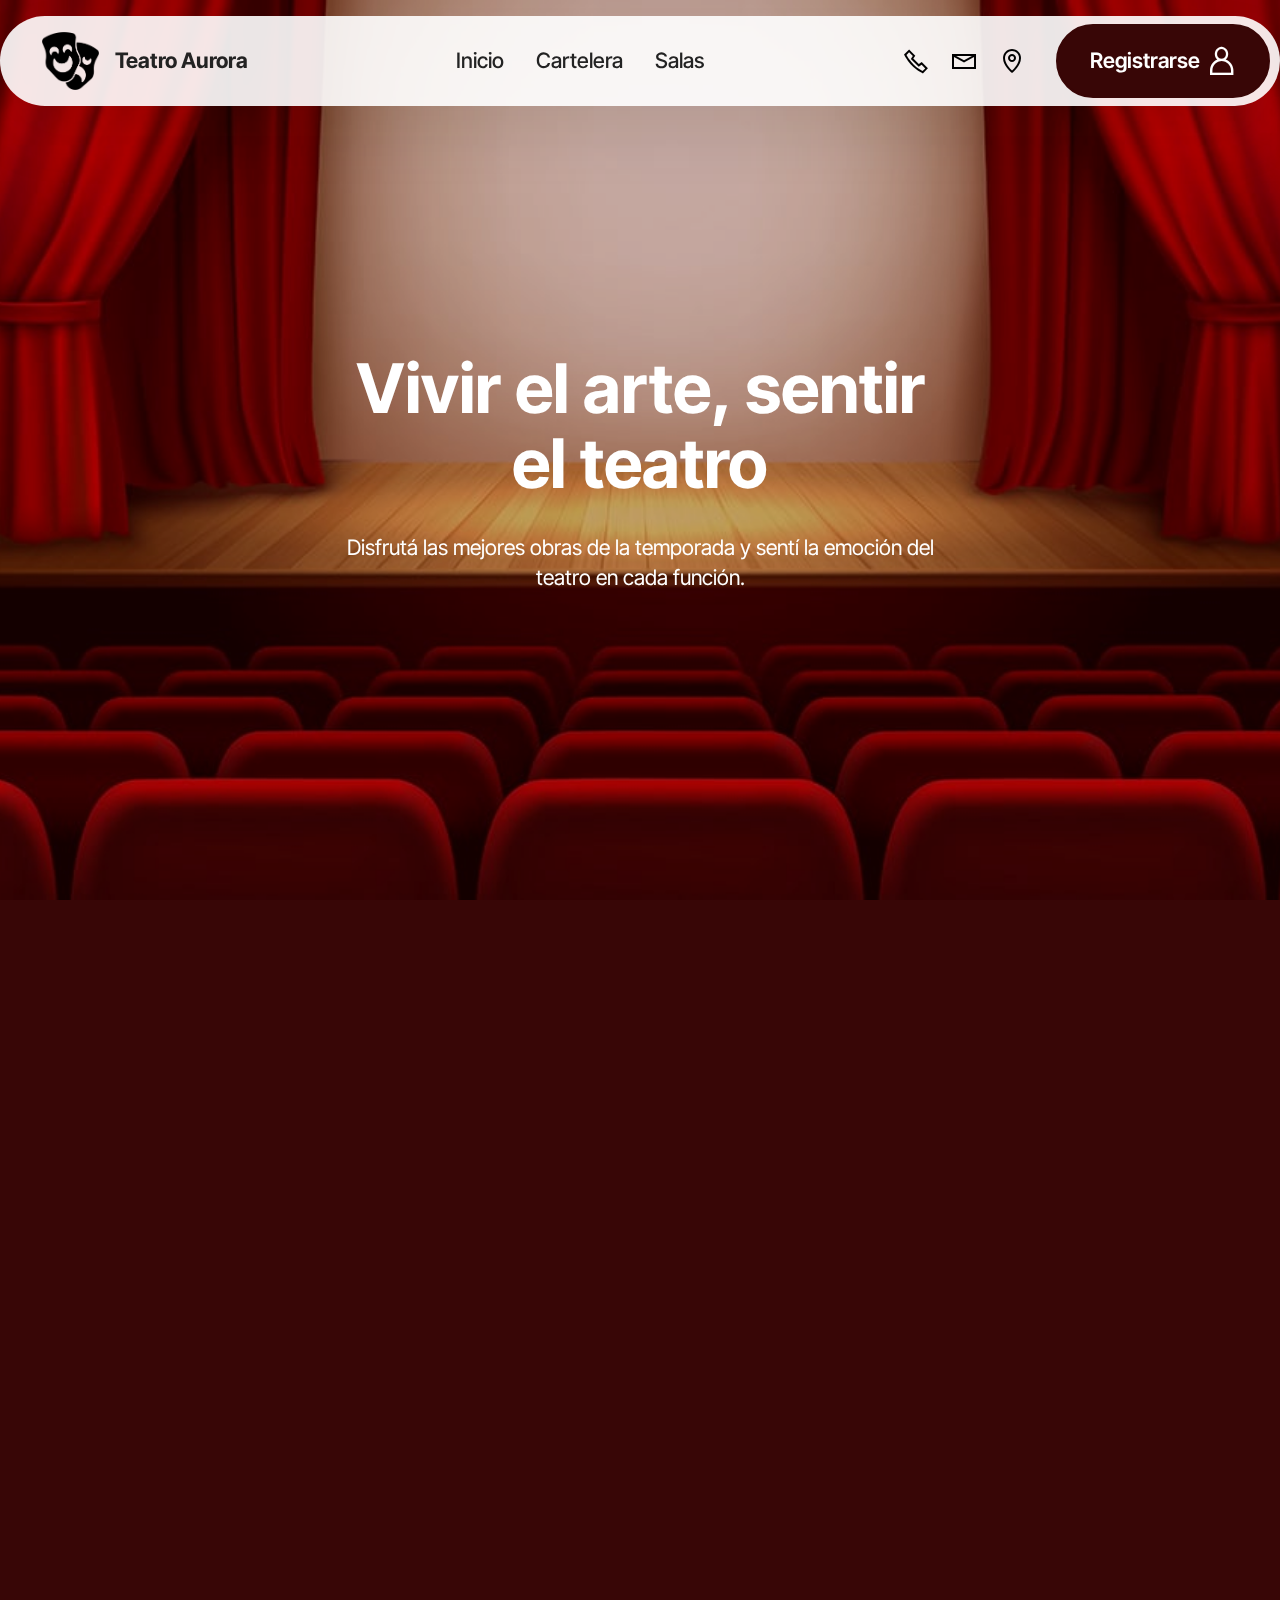
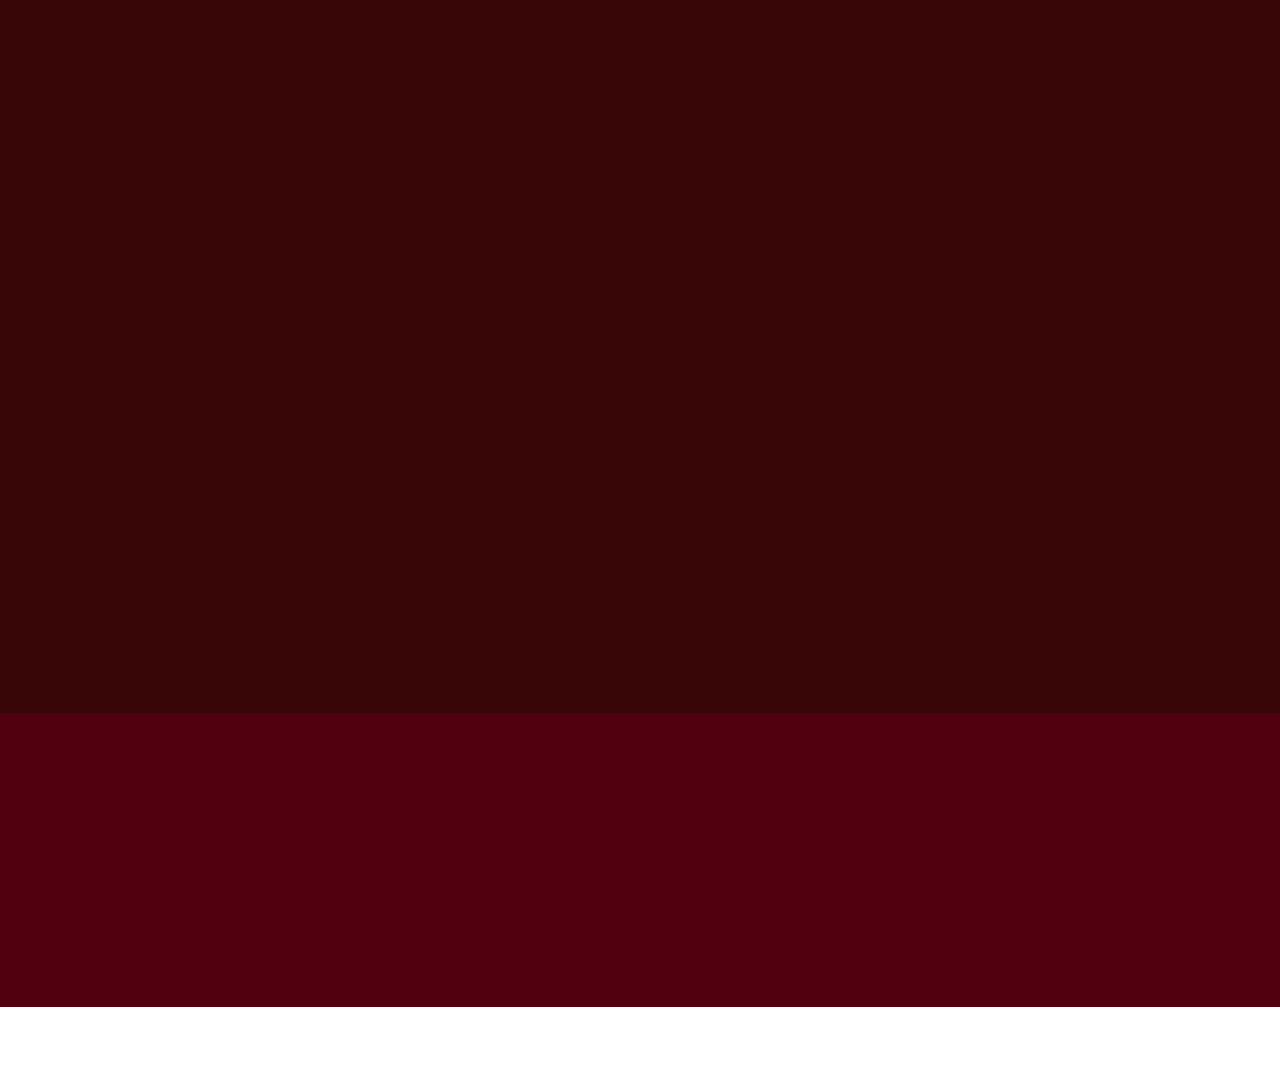
<file: index.html>
<!DOCTYPE html>
<html  >
<head>
  <!-- Site made with Mobirise Website Builder v6.1.4, https://mobirise.com -->
  <meta charset="UTF-8">
  <meta http-equiv="X-UA-Compatible" content="IE=edge">
  <meta name="generator" content="Mobirise v6.1.4, mobirise.com">
  <meta name="viewport" content="width=device-width, initial-scale=1, minimum-scale=1">
  <link rel="shortcut icon" href="assets/images/mascara-de-teatro-129x129.png" type="image/x-icon">
  <meta name="description" content="">
  
  
  <title>Home</title>
  <link rel="stylesheet" href="assets/web/assets/mobirise-icons2/mobirise2.css">
  <link rel="stylesheet" href="assets/bootstrap/css/bootstrap.min.css">
  <link rel="stylesheet" href="assets/parallax/jarallax.css">
  <link rel="stylesheet" href="assets/animatecss/animate.css">
  <link rel="stylesheet" href="assets/dropdown/css/style.css">
  <link rel="stylesheet" href="assets/socicon/css/styles.css">
  <link rel="stylesheet" href="assets/theme/css/style.css">
  <link rel="preload" href="https://fonts.googleapis.com/css?family=Inter+Tight:100,200,300,400,500,600,700,800,900,100i,200i,300i,400i,500i,600i,700i,800i,900i&display=swap" as="style" onload="this.onload=null;this.rel='stylesheet'">
  <noscript><link rel="stylesheet" href="https://fonts.googleapis.com/css?family=Inter+Tight:100,200,300,400,500,600,700,800,900,100i,200i,300i,400i,500i,600i,700i,800i,900i&display=swap"></noscript>
  <link rel="preload" as="style" href="assets/mobirise/css/mbr-additional.css?v=8YBx7J"><link rel="stylesheet" href="assets/mobirise/css/mbr-additional.css?v=8YBx7J" type="text/css">

  
  
  
</head>
<body>

<!-- Analytics -->
<!-- Google tag (gtag.js) -->
<script async src="https://www.googletagmanager.com/gtag/js?id=G-TGX6CF2E7C"></script>
<script>
  window.dataLayer = window.dataLayer || [];
  function gtag(){dataLayer.push(arguments);}
  gtag('js', new Date());

  gtag('config', 'G-TGX6CF2E7C');
</script>
<!-- /Analytics -->


  
  <section data-bs-version="5.1" class="menu menu2 cid-v0uS6dPTvC" once="menu" id="menu02-1n">
	

	<nav class="navbar navbar-dropdown navbar-fixed-top navbar-expand-lg">
		<div class="container">
			<div class="navbar-brand">
				<span class="navbar-logo">
					<a href="index.html">
						<img src="assets/images/mascara-de-teatro-129x129.png" alt="Mobirise Website Builder" style="height: 3.6rem;">
					</a>
				</span>
				<span class="navbar-caption-wrap"><a class="navbar-caption text-black text-primary display-4" href="index.html">Teatro Aurora</a></span>
			</div>
			<button class="navbar-toggler" type="button" data-toggle="collapse" data-bs-toggle="collapse" data-target="#navbarSupportedContent" data-bs-target="#navbarSupportedContent" aria-controls="navbarNavAltMarkup" aria-expanded="false" aria-label="Toggle navigation">
				<div class="hamburger">
					<span></span>
					<span></span>
					<span></span>
					<span></span>
				</div>
			</button>
			<div class="collapse navbar-collapse" id="navbarSupportedContent">
				<ul class="navbar-nav nav-dropdown" data-app-modern-menu="true"><li class="nav-item">
						<a class="nav-link link text-black text-primary display-4" href="index.html#header17-1o">Inicio</a>
					</li>
					<li class="nav-item">
						<a class="nav-link link text-black text-primary display-4" href="page3.html" aria-expanded="false">Cartelera</a>
					</li>
					<li class="nav-item"><a class="nav-link link text-black text-primary display-4" href="page1.html#features038-1t">Salas</a></li></ul>
				<div class="icons-menu">
					<a class="iconfont-wrapper" href="#">
						<span class="p-2 mbr-iconfont mobi-mbri-phone mobi-mbri"></span>
					</a>
					<a class="iconfont-wrapper" href="#">
						<span class="p-2 mbr-iconfont mobi-mbri-letter mobi-mbri"></span>
					</a>
					<a class="iconfont-wrapper" href="#">
						<span class="p-2 mbr-iconfont mobi-mbri-map-pin mobi-mbri"></span>
					</a>
					
				</div>
				<div class="navbar-buttons mbr-section-btn"><a class="btn btn-info display-4" href="page2.html#form03-23"><span class="mobi-mbri mobi-mbri-user mbr-iconfont mbr-iconfont-btn"></span>Registrarse</a></div>
			</div>
		</div>
	</nav>
</section>

<section data-bs-version="5.1" class="header16 cid-v0uUF2bplY mbr-fullscreen mbr-parallax-background" id="header17-1o">
  
  <div class="mbr-overlay" style="opacity: 0.3; background-color: rgb(67, 0, 0);"></div>
  <div class="container-fluid">
    <div class="row">
      <div class="content-wrap col-12 col-md-7">
        <h1 class="mbr-section-title mbr-fonts-style mbr-white mb-4 display-1">
          <strong><br>Vivir el arte, sentir el teatro</strong></h1>
        
        <p class="mbr-fonts-style mbr-text mbr-white mb-4 display-7">Disfrutá las mejores obras de la temporada y sentí la emoción del teatro en cada función.</p>
        
      </div>
    </div>
  </div>
</section>

<section data-bs-version="5.1" class="features4 cid-tMlEXTHLbS" id="features04-w">


	<div class="container">
		<div class="row justify-content-center">
			<div class="col-12 content-head">
				<div class="mbr-section-head mb-5">
					<h4 class="mbr-section-title mbr-fonts-style align-center mb-0 display-2"><strong>Espectáculos Destacados</strong></h4>
					<h5 class="mbr-section-subtitle mbr-fonts-style align-center mb-0 mt-4 display-7"><div>Aquí encontrarás las obras más populares y recomendadas de la temporada. Conocé sus protagonistas, el género de la obra y reservá tus entradas para vivir una experiencia teatral única.</div></h5>

				</div>
			</div>
		</div>
		<div class="row">
			<div class="item features-image col-12 col-md-6 col-lg-4 active">
				<div class="item-wrapper">
					<div class="item-img">
						<img src="assets/images/las-hijas-425x318.jpg" alt="Las Hijas" title="Las Hijas">
					</div>
					<div class="item-content">
						<h5 class="item-title mbr-fonts-style display-5"><strong>LAS HIJAS</strong></h5>
						<p class="mbr-text mbr-fonts-style display-7">
							<strong>Temática:</strong> Drama familiar sobre tres hermanas que enfrentan el Alzheimer de su madre, explorando temas de amor, deber y aceptación.<br><br>
							<strong>Elenco:</strong> Julieta Díaz, Soledad Villamil, Pilar Gamboa<br><br>
							<strong>Clasificación:</strong> +13<br>
							<strong>Funciones:</strong> Jueves, Viernes, Sábado, Domingo<br>
							<strong>Precios:</strong> $35.000 - $50.000
						</p>
						<div class="mbr-section-btn item-footer"><a href="page4.html" class="btn item-btn btn-info display-7"><span class="mobi-mbri mobi-mbri-cart-full mbr-iconfont mbr-iconfont-btn"></span>Comprar Entradas</a></div>
					</div>
				</div>
			</div><div class="item features-image col-12 col-md-6 col-lg-4">
				<div class="item-wrapper">
					<div class="item-img">
						<img src="assets/images/la-cena-de-los-tontos-425x318.jpg" alt="La Cena de los Tontos" title="La Cena de los Tontos">
					</div>
					<div class="item-content">
						<h5 class="item-title mbr-fonts-style display-5"><strong>LA CENA DE LOS TONTOS</strong></h5>
						<p class="mbr-text mbr-fonts-style display-7">
							<strong>Temática:</strong> Comedia sobre un grupo de amigos que organizan cenas para burlarse de sus invitados, pero todo cambia cuando uno invita al ingenuo Francisco Pignon.<br><br>
							<strong>Elenco:</strong> Martín Bossi, Laurita Fernández, Esteban Prol<br><br>
							<strong>Clasificación:</strong> +13<br>
						</p>
						<div class="mbr-section-btn item-footer"><a href="page4.html" class="btn item-btn btn-info display-7"><span class="mobi-mbri mobi-mbri-cart-full mbr-iconfont mbr-iconfont-btn"></span>Comprar Entradas</a></div>
					</div>

				</div>
			</div><div class="item features-image col-12 col-md-6 col-lg-4">
				<div class="item-wrapper">
					<div class="item-img">
						<img src="assets/images/hr-rocky-815x543.png" alt="Rocky El Musical" title="Rocky El Musical">
					</div>
					<div class="item-content">
						<h5 class="item-title mbr-fonts-style display-5"><strong>ROCKY, EL MUSICAL</strong></h5>
						<p class="mbr-text mbr-fonts-style display-7">
							<strong>Temática:</strong> Adaptación teatral del clásico de Stallone sobre boxeo, amor y superación personal llevada al escenario con emoción y ritmo.<br><br>
							<strong>Elenco:</strong> Nicolás Vázquez, Daiana Fernández, David Masajnik<br><br>
							<strong>Clasificación:</strong> +7<br>
						</p>
						<div class="mbr-section-btn item-footer"><a href="page4.html" class="btn item-btn btn-info display-7"><span class="mobi-mbri mobi-mbri-cart-full mbr-iconfont mbr-iconfont-btn"></span>Comprar Entradas</a></div>
					</div>
				</div>
			</div>

		</div>
	</div>
</section>

<section data-bs-version="5.1" class="footer3 cid-v0uZnM6Y4Z" once="footers" id="footer03-1q">

        

    

    <div class="container">
        <div class="row">
            

            <div class="col-12 mt-4">
                <div class="social-row">
                    <div class="soc-item">
                        <a href="#">
                            <span class="mbr-iconfont socicon socicon-facebook display-7"></span>
                        </a>
                    </div>
                    <div class="soc-item">
                        <a href="#">
                            <span class="mbr-iconfont socicon-twitter socicon"></span>
                        </a>
                    </div>
                    <div class="soc-item">
                        <a href="#">
                            <span class="mbr-iconfont socicon-instagram socicon"></span>
                        </a>
                    </div>
                    <div class="soc-item">
                        <a href="#">
                            <span class="mbr-iconfont socicon socicon-linkedin"></span>
                        </a>
                    </div>
                    <div class="soc-item">
                        <a href="#">
                            <span class="mbr-iconfont socicon socicon-twitch"></span>
                        </a>
                    </div>
                </div>
            </div>
            <div class="col-12 mt-5">
                <p class="mbr-fonts-style copyright display-7">
                    © Copyright 2030 Mobirise - All Rights Reserved
                </p>
            </div>
        </div>
    </div>
</section><section class="display-7" style="padding: 0;align-items: center;justify-content: center;flex-wrap: wrap;    align-content: center;display: flex;position: relative;height: 4rem;"><a href="#" style="flex: 1 1;height: 4rem;position: absolute;width: 100%;z-index: 1;"><img alt="" style="height: 4rem;" src="[data-uri]"></a><p style="margin: 0;text-align: center;" class="display-7">&#8204;</p><a style="z-index:1" href="https://mobirise.com/builder/no-code-website-builder.html">No Code Website Builder</a></section><script src="assets/bootstrap/js/bootstrap.bundle.min.js"></script>  <script src="assets/parallax/jarallax.js"></script>  <script src="assets/smoothscroll/smooth-scroll.js"></script>  <script src="assets/ytplayer/index.js"></script>  <script src="assets/dropdown/js/navbar-dropdown.js"></script>  <script src="assets/theme/js/script.js"></script>  
  
  
  <input name="animation" type="hidden">
  </body>
</html>
</file>
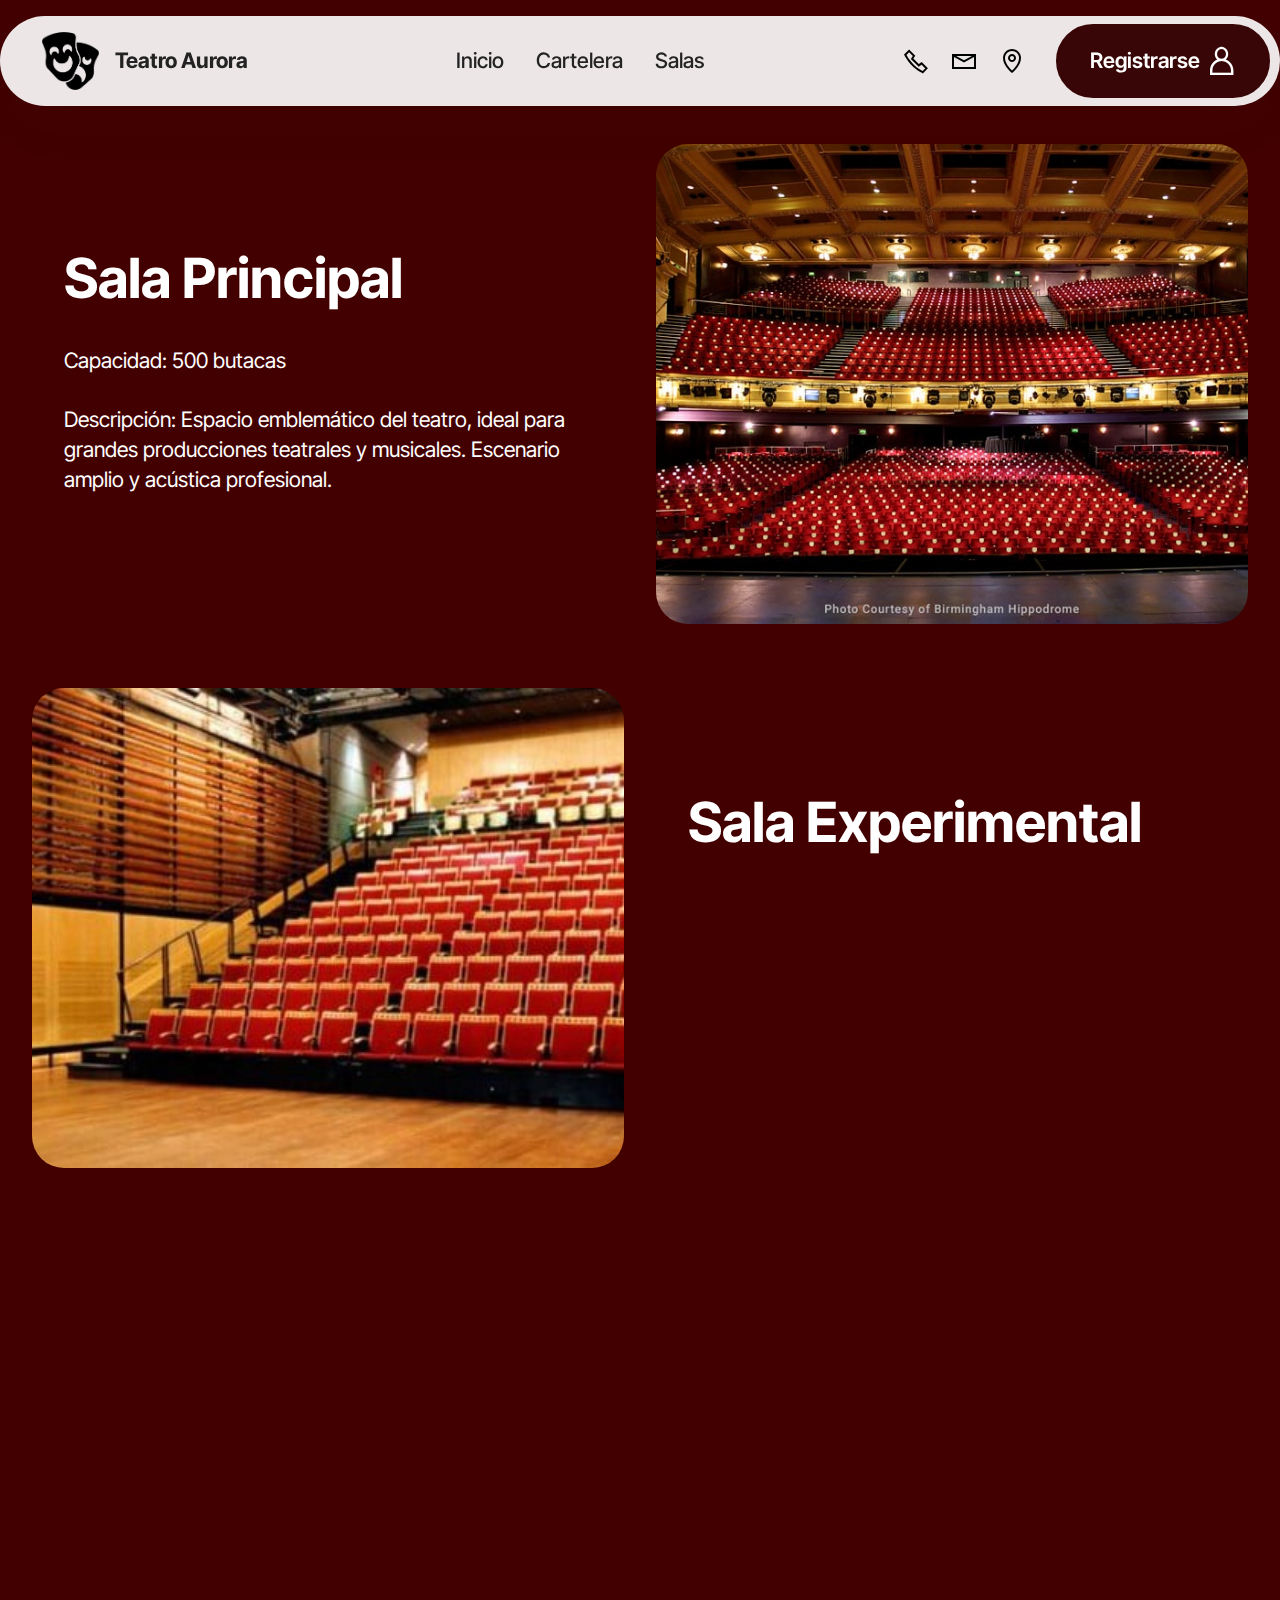
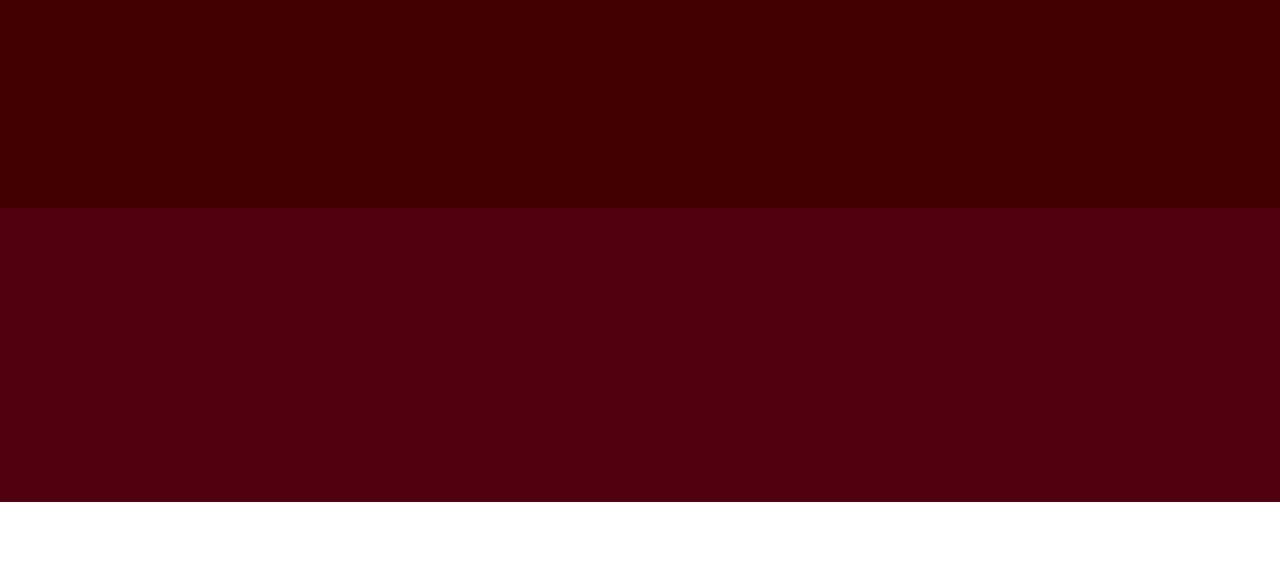
<file: page1.html>
<!DOCTYPE html>
<html  >
<head>
  <!-- Site made with Mobirise Website Builder v6.1.4, https://mobirise.com -->
  <meta charset="UTF-8">
  <meta http-equiv="X-UA-Compatible" content="IE=edge">
  <meta name="generator" content="Mobirise v6.1.4, mobirise.com">
  <meta name="viewport" content="width=device-width, initial-scale=1, minimum-scale=1">
  <link rel="shortcut icon" href="assets/images/mascara-de-teatro-129x129.png" type="image/x-icon">
  <meta name="description" content="">
  
  
  <title>Page 1</title>
  <link rel="stylesheet" href="assets/web/assets/mobirise-icons2/mobirise2.css">
  <link rel="stylesheet" href="assets/bootstrap/css/bootstrap.min.css">
  <link rel="stylesheet" href="assets/animatecss/animate.css">
  <link rel="stylesheet" href="assets/dropdown/css/style.css">
  <link rel="stylesheet" href="assets/socicon/css/styles.css">
  <link rel="stylesheet" href="assets/theme/css/style.css">
  <link rel="preload" href="https://fonts.googleapis.com/css?family=Inter+Tight:100,200,300,400,500,600,700,800,900,100i,200i,300i,400i,500i,600i,700i,800i,900i&display=swap" as="style" onload="this.onload=null;this.rel='stylesheet'">
  <noscript><link rel="stylesheet" href="https://fonts.googleapis.com/css?family=Inter+Tight:100,200,300,400,500,600,700,800,900,100i,200i,300i,400i,500i,600i,700i,800i,900i&display=swap"></noscript>
  <link rel="preload" as="style" href="assets/mobirise/css/mbr-additional.css?v=GVT1Yp"><link rel="stylesheet" href="assets/mobirise/css/mbr-additional.css?v=GVT1Yp" type="text/css">

  
  
  
</head>
<body>

<!-- Analytics -->
<!-- Google tag (gtag.js) -->
<script async src="https://www.googletagmanager.com/gtag/js?id=G-TGX6CF2E7C"></script>
<script>
  window.dataLayer = window.dataLayer || [];
  function gtag(){dataLayer.push(arguments);}
  gtag('js', new Date());

  gtag('config', 'G-TGX6CF2E7C');
</script>
<!-- /Analytics -->


  
  <section data-bs-version="5.1" class="menu menu2 cid-v0uS6dPTvC" once="menu" id="menu02-1s">
	

	<nav class="navbar navbar-dropdown navbar-fixed-top navbar-expand-lg">
		<div class="container">
			<div class="navbar-brand">
				<span class="navbar-logo">
					<a href="index.html">
						<img src="assets/images/mascara-de-teatro-129x129.png" alt="Mobirise Website Builder" style="height: 3.6rem;">
					</a>
				</span>
				<span class="navbar-caption-wrap"><a class="navbar-caption text-black text-primary display-4" href="index.html">Teatro Aurora</a></span>
			</div>
			<button class="navbar-toggler" type="button" data-toggle="collapse" data-bs-toggle="collapse" data-target="#navbarSupportedContent" data-bs-target="#navbarSupportedContent" aria-controls="navbarNavAltMarkup" aria-expanded="false" aria-label="Toggle navigation">
				<div class="hamburger">
					<span></span>
					<span></span>
					<span></span>
					<span></span>
				</div>
			</button>
			<div class="collapse navbar-collapse" id="navbarSupportedContent">
				<ul class="navbar-nav nav-dropdown" data-app-modern-menu="true"><li class="nav-item">
						<a class="nav-link link text-black text-primary display-4" href="index.html#header17-1o">Inicio</a>
					</li>
					<li class="nav-item">
						<a class="nav-link link text-black text-primary display-4" href="page3.html" aria-expanded="false">Cartelera</a>
					</li>
					<li class="nav-item"><a class="nav-link link text-black text-primary display-4" href="page1.html#features038-1t">Salas</a></li></ul>
				<div class="icons-menu">
					<a class="iconfont-wrapper" href="#">
						<span class="p-2 mbr-iconfont mobi-mbri-phone mobi-mbri"></span>
					</a>
					<a class="iconfont-wrapper" href="#">
						<span class="p-2 mbr-iconfont mobi-mbri-letter mobi-mbri"></span>
					</a>
					<a class="iconfont-wrapper" href="#">
						<span class="p-2 mbr-iconfont mobi-mbri-map-pin mobi-mbri"></span>
					</a>
					
				</div>
				<div class="navbar-buttons mbr-section-btn"><a class="btn btn-info display-4" href="page2.html#form03-23"><span class="mobi-mbri mobi-mbri-user mbr-iconfont mbr-iconfont-btn"></span>Registrarse</a></div>
			</div>
		</div>
	</nav>
</section>

<section data-bs-version="5.1" class="features38 cid-v0v3hC5kPI" id="features038-1t">
    

    
    

    <div class="container">
        <div class="row justify-content-center">
            <div class="col-12 col-md-12 col-lg">
                <div class="text-wrapper align-left">
                    <h1 class="mbr-section-title mbr-fonts-style mb-4 display-2"><strong>Sala Principal</strong></h1>
                    <p class="mbr-text align-left mbr-fonts-style mb-4 display-7">Capacidad: 500 butacas<br><br>Descripción: Espacio emblemático del teatro, ideal para grandes producciones teatrales y musicales. Escenario amplio y acústica profesional.<br></p>
                    
                </div>
            </div>
            <div class="col-12 col-md-12 col-lg-6 image-wrapper">
                <img class="w-100" src="assets/images/birmingham-hippodrome-1110x525.jpg" alt="Mobirise Website Builder">
            </div>
        </div>
        <div class="row row-reverse justify-content-center">

            <div class="col-12 col-md-12 col-lg">
                <div class="text-wrapper align-left">
                    <h1 class="mbr-section-title mbr-fonts-style mb-4 display-2"><strong>Sala Experimental</strong></h1>
                    <p class="mbr-text align-left mbr-fonts-style mb-4 display-7">Capacidad: 150 butacas<br><br>Descripción: Espacio íntimo para obras contemporáneas y propuestas alternativas. Escenario versátil y cercana interacción con el público.<br>
                    </p>
                    
                </div>
            </div>
            <div class="col-12 col-md-12 col-lg-6 image-wrapper">
                <img class="w-100" src="assets/images/teatro-independiente-1-625x315.jpg" alt="Mobirise Website Builder">
            </div>
        </div>
        <div class="row justify-content-center">
            <div class="col-12 col-md-12 col-lg">
                <div class="text-wrapper align-left">
                    <h1 class="mbr-section-title mbr-fonts-style mb-4 display-2"><strong>Teatro Negro</strong></h1>
                    <p class="mbr-text align-left mbr-fonts-style mb-4 display-7">Capacidad: 150 butacas<br><br>Descripción: Sala especializada en teatro de luces, sombras y efectos visuales. Ideal para producciones experimentales y talleres.</p>
                    
                </div>
            </div>
            <div class="col-12 col-md-12 col-lg-6 image-wrapper">
                <img class="w-100" src="assets/images/sala-de-teatro-4-scaled-1256x837.jpg" alt="Mobirise Website Builder">
            </div>
        </div>
    </div>
</section>

<section data-bs-version="5.1" class="footer3 cid-v0uZnM6Y4Z" once="footers" id="footer03-1r">

        

    

    <div class="container">
        <div class="row">
            <div class="row-links">
                <ul class="header-menu">
                  
                  
                  
                  
                </ul>
              </div>

            <div class="col-12 mt-4">
                <div class="social-row">
                    <div class="soc-item">
                        <a href="#">
                            <span class="mbr-iconfont socicon socicon-facebook display-7"></span>
                        </a>
                    </div>
                    <div class="soc-item">
                        <a href="#">
                            <span class="mbr-iconfont socicon-twitter socicon"></span>
                        </a>
                    </div>
                    <div class="soc-item">
                        <a href="#">
                            <span class="mbr-iconfont socicon-instagram socicon"></span>
                        </a>
                    </div>
                    <div class="soc-item">
                        <a href="#">
                            <span class="mbr-iconfont socicon socicon-linkedin"></span>
                        </a>
                    </div>
                    <div class="soc-item">
                        <a href="#">
                            <span class="mbr-iconfont socicon socicon-twitch"></span>
                        </a>
                    </div>
                </div>
            </div>
            <div class="col-12 mt-5">
                <p class="mbr-fonts-style copyright display-7">
                    © Copyright 2030 Mobirise - All Rights Reserved
                </p>
            </div>
        </div>
    </div>
</section><section class="display-7" style="padding: 0;align-items: center;justify-content: center;flex-wrap: wrap;    align-content: center;display: flex;position: relative;height: 4rem;"><a href="#" style="flex: 1 1;height: 4rem;position: absolute;width: 100%;z-index: 1;"><img alt="" style="height: 4rem;" src="[data-uri]"></a><p style="margin: 0;text-align: center;" class="display-7">&#8204;</p><a style="z-index:1" href="https://mobirise.com/html-builder.html">HTML Website Maker</a></section><script src="assets/bootstrap/js/bootstrap.bundle.min.js"></script>  <script src="assets/smoothscroll/smooth-scroll.js"></script>  <script src="assets/ytplayer/index.js"></script>  <script src="assets/dropdown/js/navbar-dropdown.js"></script>  <script src="assets/theme/js/script.js"></script>  
  
  
  <input name="animation" type="hidden">
  </body>
</html>
</file>
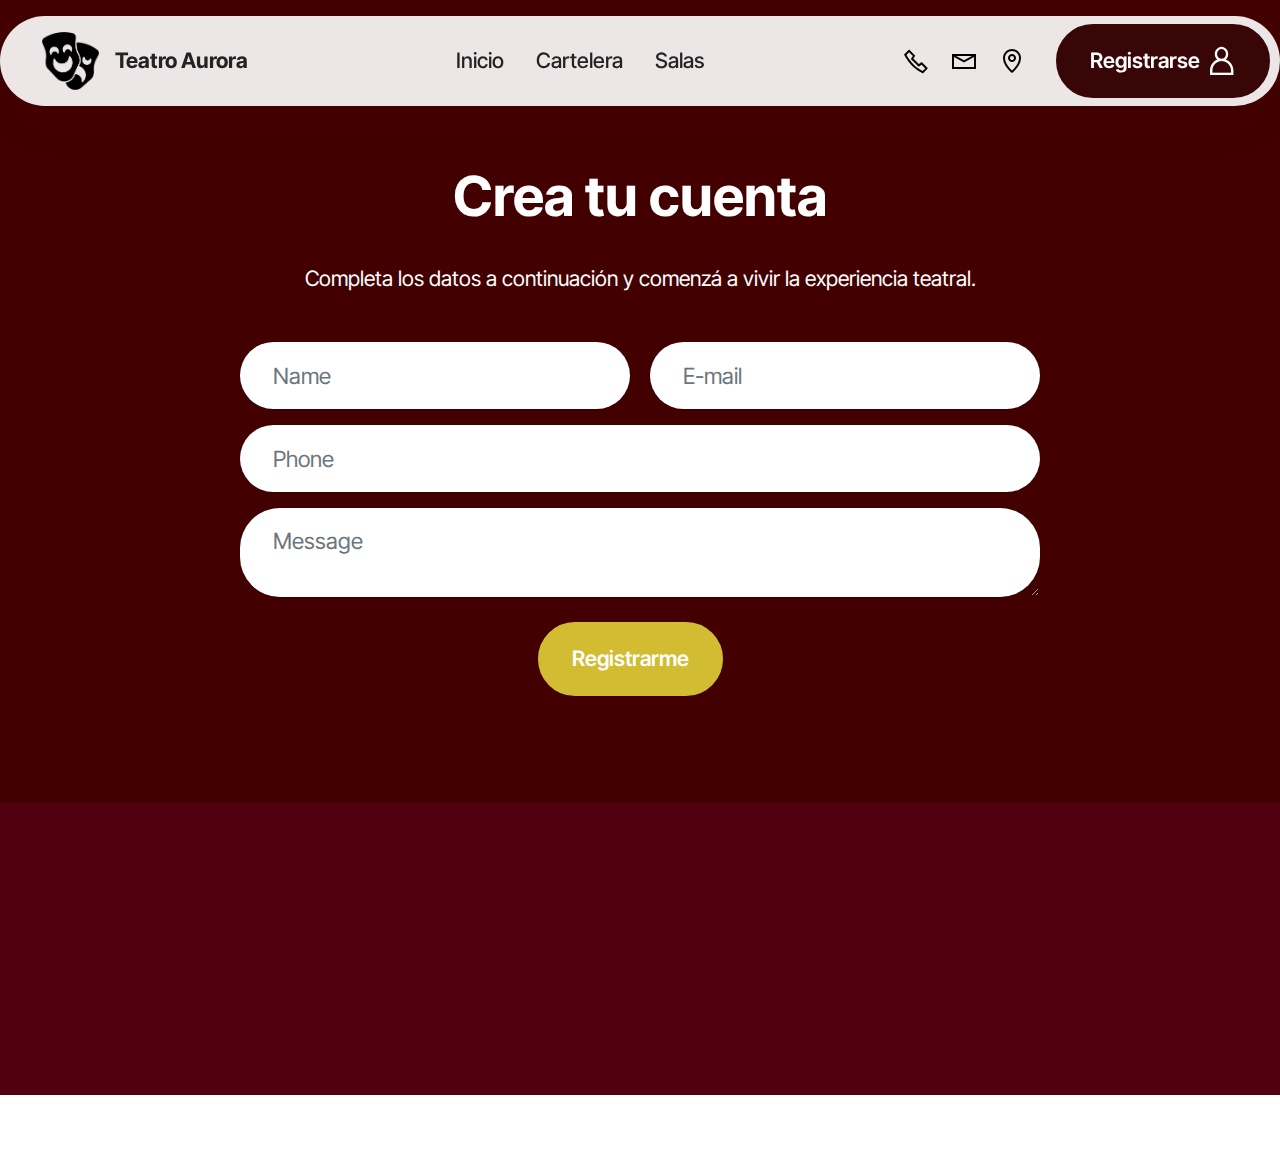
<file: page2.html>
<!DOCTYPE html>
<html  >
<head>
  <!-- Site made with Mobirise Website Builder v6.1.4, https://mobirise.com -->
  <meta charset="UTF-8">
  <meta http-equiv="X-UA-Compatible" content="IE=edge">
  <meta name="generator" content="Mobirise v6.1.4, mobirise.com">
  <meta name="viewport" content="width=device-width, initial-scale=1, minimum-scale=1">
  <link rel="shortcut icon" href="assets/images/mascara-de-teatro-129x129.png" type="image/x-icon">
  <meta name="description" content="">
  
  
  <title>Page 2</title>
  <link rel="stylesheet" href="assets/web/assets/mobirise-icons2/mobirise2.css">
  <link rel="stylesheet" href="assets/bootstrap/css/bootstrap.min.css">
  <link rel="stylesheet" href="assets/animatecss/animate.css">
  <link rel="stylesheet" href="assets/dropdown/css/style.css">
  <link rel="stylesheet" href="assets/socicon/css/styles.css">
  <link rel="stylesheet" href="assets/theme/css/style.css">
  <link rel="preload" href="https://fonts.googleapis.com/css?family=Inter+Tight:100,200,300,400,500,600,700,800,900,100i,200i,300i,400i,500i,600i,700i,800i,900i&display=swap" as="style" onload="this.onload=null;this.rel='stylesheet'">
  <noscript><link rel="stylesheet" href="https://fonts.googleapis.com/css?family=Inter+Tight:100,200,300,400,500,600,700,800,900,100i,200i,300i,400i,500i,600i,700i,800i,900i&display=swap"></noscript>
  <link rel="preload" as="style" href="assets/mobirise/css/mbr-additional.css?v=iL8kJd"><link rel="stylesheet" href="assets/mobirise/css/mbr-additional.css?v=iL8kJd" type="text/css">

  
  
  
</head>
<body>

<!-- Analytics -->
<!-- Google tag (gtag.js) -->
<script async src="https://www.googletagmanager.com/gtag/js?id=G-TGX6CF2E7C"></script>
<script>
  window.dataLayer = window.dataLayer || [];
  function gtag(){dataLayer.push(arguments);}
  gtag('js', new Date());

  gtag('config', 'G-TGX6CF2E7C');
</script>
<!-- /Analytics -->


  
  <section data-bs-version="5.1" class="menu menu2 cid-v0uS6dPTvC" once="menu" id="menu02-22">
	

	<nav class="navbar navbar-dropdown navbar-fixed-top navbar-expand-lg">
		<div class="container">
			<div class="navbar-brand">
				<span class="navbar-logo">
					<a href="index.html">
						<img src="assets/images/mascara-de-teatro-129x129.png" alt="Mobirise Website Builder" style="height: 3.6rem;">
					</a>
				</span>
				<span class="navbar-caption-wrap"><a class="navbar-caption text-black text-primary display-4" href="index.html">Teatro Aurora</a></span>
			</div>
			<button class="navbar-toggler" type="button" data-toggle="collapse" data-bs-toggle="collapse" data-target="#navbarSupportedContent" data-bs-target="#navbarSupportedContent" aria-controls="navbarNavAltMarkup" aria-expanded="false" aria-label="Toggle navigation">
				<div class="hamburger">
					<span></span>
					<span></span>
					<span></span>
					<span></span>
				</div>
			</button>
			<div class="collapse navbar-collapse" id="navbarSupportedContent">
				<ul class="navbar-nav nav-dropdown" data-app-modern-menu="true"><li class="nav-item">
						<a class="nav-link link text-black text-primary display-4" href="index.html#header17-1o">Inicio</a>
					</li>
					<li class="nav-item">
						<a class="nav-link link text-black text-primary display-4" href="page3.html" aria-expanded="false">Cartelera</a>
					</li>
					<li class="nav-item"><a class="nav-link link text-black text-primary display-4" href="page1.html#features038-1t">Salas</a></li></ul>
				<div class="icons-menu">
					<a class="iconfont-wrapper" href="#">
						<span class="p-2 mbr-iconfont mobi-mbri-phone mobi-mbri"></span>
					</a>
					<a class="iconfont-wrapper" href="#">
						<span class="p-2 mbr-iconfont mobi-mbri-letter mobi-mbri"></span>
					</a>
					<a class="iconfont-wrapper" href="#">
						<span class="p-2 mbr-iconfont mobi-mbri-map-pin mobi-mbri"></span>
					</a>
					
				</div>
				<div class="navbar-buttons mbr-section-btn"><a class="btn btn-info display-4" href="page2.html#form03-23"><span class="mobi-mbri mobi-mbri-user mbr-iconfont mbr-iconfont-btn"></span>Registrarse</a></div>
			</div>
		</div>
	</nav>
</section>

<section data-bs-version="5.1" class="form5 cid-v0yFU4CQdB" id="form02-2g">
    
    
    <div class="container">
        <div class="row justify-content-center">
            <div class="col-12 content-head">
                <div class="mbr-section-head mb-5">
                    <h3 class="mbr-section-title mbr-fonts-style align-center mb-0 display-2"><strong>Crea tu cuenta</strong></h3>
                    <h4 class="mbr-section-subtitle mbr-fonts-style align-center mb-0 mt-4 display-7">Completa los datos a continuación y comenzá a vivir la experiencia teatral.</h4>
                </div>
            </div>
        </div>
        <div class="row justify-content-center">
            <div class="col-lg-8 mx-auto mbr-form" data-form-type="formoid">
                <form action="https://mobirise.eu/" method="POST" class="mbr-form form-with-styler" data-form-title="Form Name"><input type="hidden" name="email" data-form-email="true" value="3FqehvmDiAzjIIEvblZi8DfhS+s+I4IB4BulnHPu/JPYDXs9D0SaOvqfx9XNTPtuc25nT4xYT87xBIMwcxYXbYqCVjDCmbOniqbJWDzCh/d9T8OQofdd9epTaRauFNgs">
                    <div class="row">
                        <div hidden="hidden" data-form-alert="" class="alert alert-success col-12">¡Registro exitoso! Ahora podés iniciar sesión y comprar tus entradas.</div>
                        <div hidden="hidden" data-form-alert-danger="" class="alert alert-danger col-12">
                            Oops...! some problem!
                        </div>
                    </div>
                    <div class="dragArea row">
                        <div class="col-md col-sm-12 form-group mb-3" data-for="name">
                            <input type="text" name="name" placeholder="Name" data-form-field="name" class="form-control" value="" id="name-form02-2g">
                        </div>
                        <div class="col-md col-sm-12 form-group mb-3" data-for="email">
                            <input type="email" name="email" placeholder="E-mail" data-form-field="email" class="form-control" value="" id="email-form02-2g">
                        </div>
                        <div class="col-12 form-group mb-3" data-for="phone">
                            <input type="tel" name="phone" placeholder="Phone" data-form-field="phone" class="form-control" value="" id="phone-form02-2g">
                        </div>
                        <div class="col-12 form-group mb-3" data-for="textarea">
                            <textarea name="textarea" placeholder="Message" data-form-field="textarea" class="form-control" id="textarea-form02-2g"></textarea>
                        </div>
                        <div class="col-lg-12 col-md-12 col-sm-12 align-center mbr-section-btn"><button type="submit" class="btn btn-primary display-7">Registrarme</button></div>
                    </div>
                </form>
            </div>
        </div>
    </div>
</section>

<section data-bs-version="5.1" class="footer3 cid-v0uZnM6Y4Z" once="footers" id="footer03-21">

        

    

    <div class="container">
        <div class="row">
            

            <div class="col-12 mt-4">
                <div class="social-row">
                    <div class="soc-item">
                        <a href="#">
                            <span class="mbr-iconfont socicon socicon-facebook display-7"></span>
                        </a>
                    </div>
                    <div class="soc-item">
                        <a href="#">
                            <span class="mbr-iconfont socicon-twitter socicon"></span>
                        </a>
                    </div>
                    <div class="soc-item">
                        <a href="#">
                            <span class="mbr-iconfont socicon-instagram socicon"></span>
                        </a>
                    </div>
                    <div class="soc-item">
                        <a href="#">
                            <span class="mbr-iconfont socicon socicon-linkedin"></span>
                        </a>
                    </div>
                    <div class="soc-item">
                        <a href="#">
                            <span class="mbr-iconfont socicon socicon-twitch"></span>
                        </a>
                    </div>
                </div>
            </div>
            <div class="col-12 mt-5">
                <p class="mbr-fonts-style copyright display-7">
                    © Copyright 2030 Mobirise - All Rights Reserved
                </p>
            </div>
        </div>
    </div>
</section><section class="display-7" style="padding: 0;align-items: center;justify-content: center;flex-wrap: wrap;    align-content: center;display: flex;position: relative;height: 4rem;"><a href="#" style="flex: 1 1;height: 4rem;position: absolute;width: 100%;z-index: 1;"><img alt="" style="height: 4rem;" src="[data-uri]"></a><p style="margin: 0;text-align: center;" class="display-7">&#8204;</p><a style="z-index:1" href="https://mobirise.com/builder/ai-website-builder.html">Free AI Website Builder</a></section><script src="assets/bootstrap/js/bootstrap.bundle.min.js"></script>  <script src="assets/smoothscroll/smooth-scroll.js"></script>  <script src="assets/ytplayer/index.js"></script>  <script src="assets/dropdown/js/navbar-dropdown.js"></script>  <script src="assets/theme/js/script.js"></script>  <script src="assets/formoid/formoid.min.js"></script>  
  
  
  <input name="animation" type="hidden">
  </body>
</html>
</file>
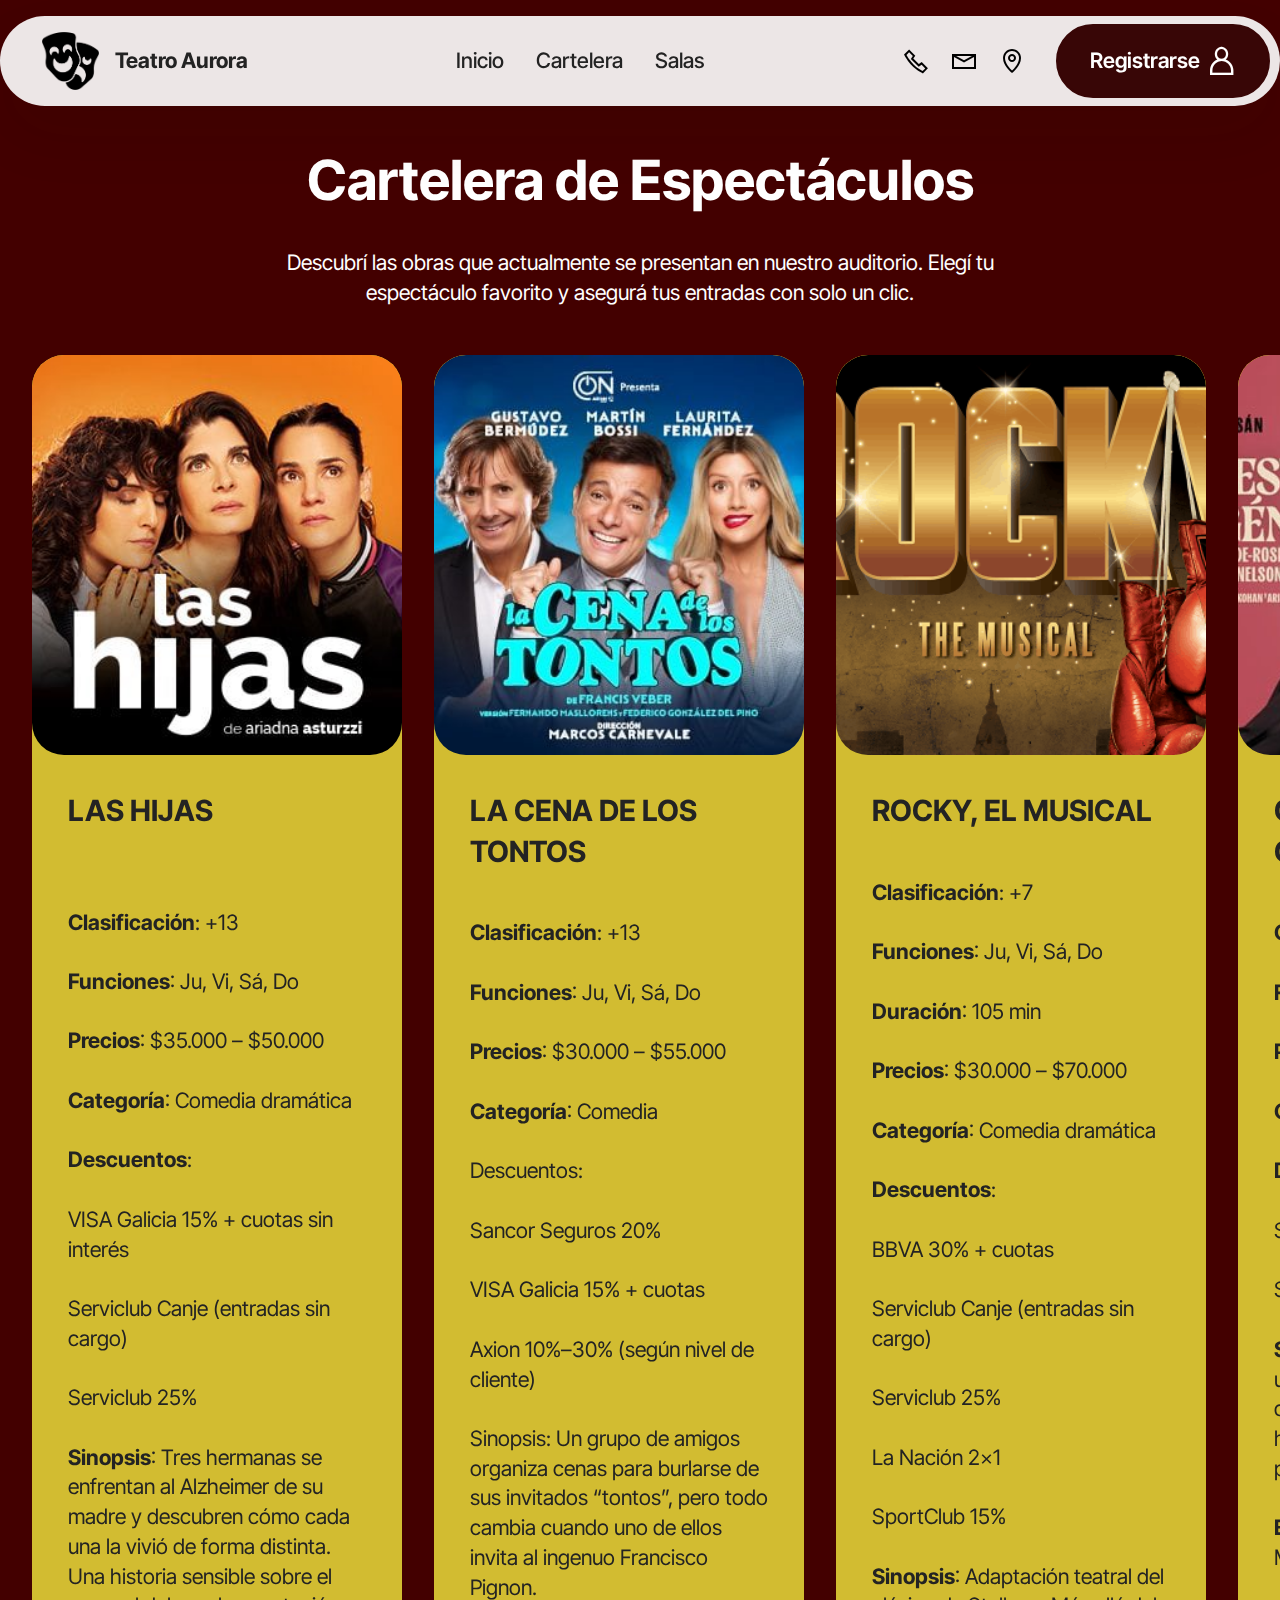
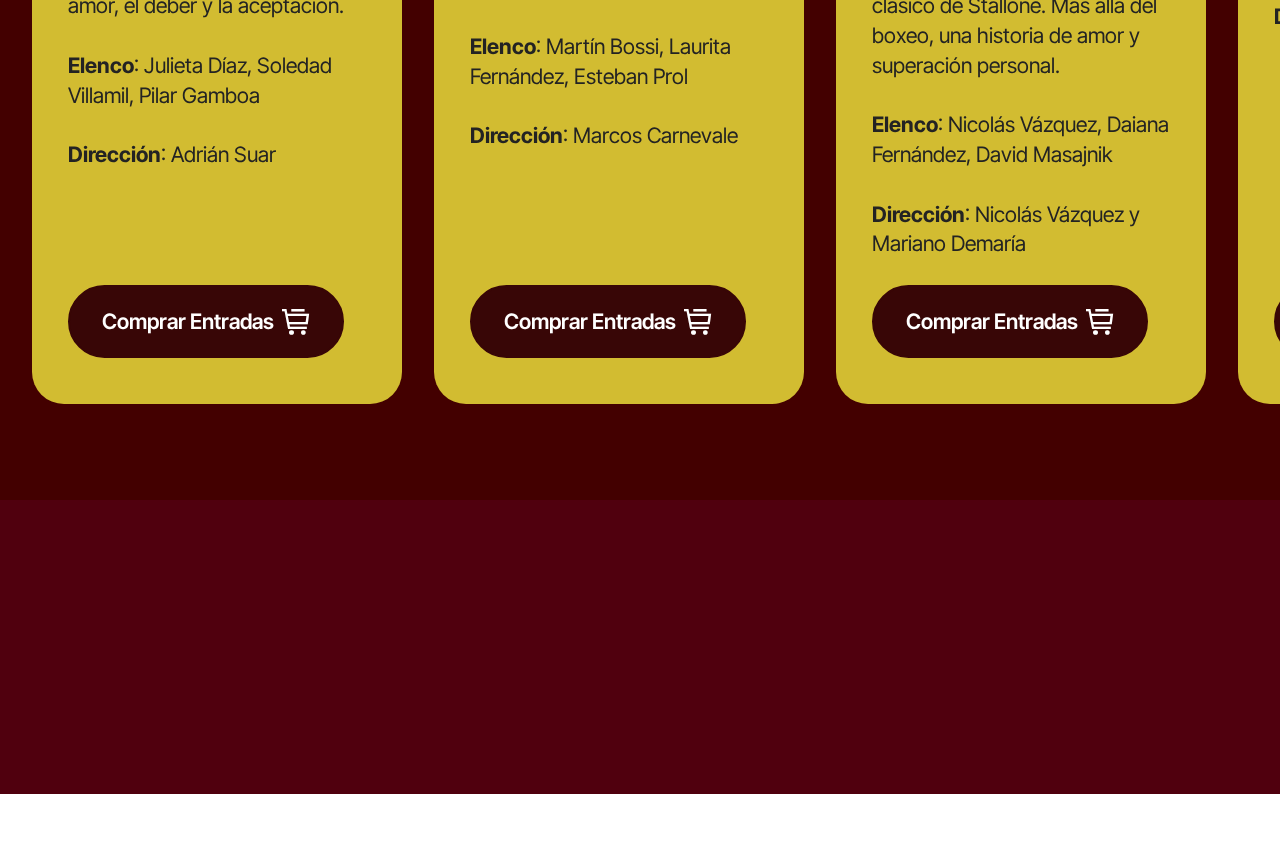
<file: page3.html>
<!DOCTYPE html>
<html  >
<head>
  <!-- Site made with Mobirise Website Builder v6.1.4, https://mobirise.com -->
  <meta charset="UTF-8">
  <meta http-equiv="X-UA-Compatible" content="IE=edge">
  <meta name="generator" content="Mobirise v6.1.4, mobirise.com">
  <meta name="viewport" content="width=device-width, initial-scale=1, minimum-scale=1">
  <link rel="shortcut icon" href="assets/images/mascara-de-teatro-129x129.png" type="image/x-icon">
  <meta name="description" content="">
  
  
  <title>Page 3</title>
  <link rel="stylesheet" href="assets/web/assets/mobirise-icons2/mobirise2.css">
  <link rel="stylesheet" href="assets/bootstrap/css/bootstrap.min.css">
  <link rel="stylesheet" href="assets/animatecss/animate.css">
  <link rel="stylesheet" href="assets/dropdown/css/style.css">
  <link rel="stylesheet" href="assets/socicon/css/styles.css">
  <link rel="stylesheet" href="assets/theme/css/style.css">
  <link rel="preload" href="https://fonts.googleapis.com/css?family=Inter+Tight:100,200,300,400,500,600,700,800,900,100i,200i,300i,400i,500i,600i,700i,800i,900i&display=swap" as="style" onload="this.onload=null;this.rel='stylesheet'">
  <noscript><link rel="stylesheet" href="https://fonts.googleapis.com/css?family=Inter+Tight:100,200,300,400,500,600,700,800,900,100i,200i,300i,400i,500i,600i,700i,800i,900i&display=swap"></noscript>
  <link rel="preload" as="style" href="assets/mobirise/css/mbr-additional.css?v=CxpC6q"><link rel="stylesheet" href="assets/mobirise/css/mbr-additional.css?v=CxpC6q" type="text/css">

  
  
  
</head>
<body>

<!-- Analytics -->
<!-- Google tag (gtag.js) -->
<script async src="https://www.googletagmanager.com/gtag/js?id=G-TGX6CF2E7C"></script>
<script>
  window.dataLayer = window.dataLayer || [];
  function gtag(){dataLayer.push(arguments);}
  gtag('js', new Date());

  gtag('config', 'G-TGX6CF2E7C');
</script>
<!-- /Analytics -->


  
  <section data-bs-version="5.1" class="menu menu2 cid-v0uS6dPTvC" once="menu" id="menu02-24">
	

	<nav class="navbar navbar-dropdown navbar-fixed-top navbar-expand-lg">
		<div class="container">
			<div class="navbar-brand">
				<span class="navbar-logo">
					<a href="index.html">
						<img src="assets/images/mascara-de-teatro-129x129.png" alt="Mobirise Website Builder" style="height: 3.6rem;">
					</a>
				</span>
				<span class="navbar-caption-wrap"><a class="navbar-caption text-black text-primary display-4" href="index.html">Teatro Aurora</a></span>
			</div>
			<button class="navbar-toggler" type="button" data-toggle="collapse" data-bs-toggle="collapse" data-target="#navbarSupportedContent" data-bs-target="#navbarSupportedContent" aria-controls="navbarNavAltMarkup" aria-expanded="false" aria-label="Toggle navigation">
				<div class="hamburger">
					<span></span>
					<span></span>
					<span></span>
					<span></span>
				</div>
			</button>
			<div class="collapse navbar-collapse" id="navbarSupportedContent">
				<ul class="navbar-nav nav-dropdown" data-app-modern-menu="true"><li class="nav-item">
						<a class="nav-link link text-black text-primary display-4" href="index.html#header17-1o">Inicio</a>
					</li>
					<li class="nav-item">
						<a class="nav-link link text-black text-primary display-4" href="page3.html" aria-expanded="false">Cartelera</a>
					</li>
					<li class="nav-item"><a class="nav-link link text-black text-primary display-4" href="page1.html#features038-1t">Salas</a></li></ul>
				<div class="icons-menu">
					<a class="iconfont-wrapper" href="#">
						<span class="p-2 mbr-iconfont mobi-mbri-phone mobi-mbri"></span>
					</a>
					<a class="iconfont-wrapper" href="#">
						<span class="p-2 mbr-iconfont mobi-mbri-letter mobi-mbri"></span>
					</a>
					<a class="iconfont-wrapper" href="#">
						<span class="p-2 mbr-iconfont mobi-mbri-map-pin mobi-mbri"></span>
					</a>
					
				</div>
				<div class="navbar-buttons mbr-section-btn"><a class="btn btn-info display-4" href="page2.html#form03-23"><span class="mobi-mbri mobi-mbri-user mbr-iconfont mbr-iconfont-btn"></span>Registrarse</a></div>
			</div>
		</div>
	</nav>
</section>

<section data-bs-version="5.1" class="features017 mbr-embla cid-v0wqZpvTcw" id="features017-26">
	
	
	<div class="position-relative">
		<div class="container-fluid">
			<div class="row justify-content-center">
				<div class="col-12 content-head">
					<div class="mbr-section-head mb-5">
						<h4 class="mbr-section-title mbr-fonts-style align-center mb-0 display-2"><strong>Cartelera de Espectáculos</strong></h4>
						<h5 class="mbr-section-subtitle mbr-fonts-style align-center mb-0 mt-4 display-7">Descubrí las obras que actualmente se presentan en nuestro auditorio. Elegí tu espectáculo favorito y asegurá tus entradas con solo un clic.</h5>
					</div>
				</div>
			</div>
		</div>

		<div class="embla" data-skip-snaps="true" data-align="center" data-contain-scroll="trimSnaps" data-auto-play-interval="5" data-draggable="true">
			<div class="embla__viewport container-fluid">
				<div class="embla__container">
					<div class="embla__slide slider-image item active" style="margin-left: 1rem; margin-right: 1rem;">
						<div class="slide-content">
							<div class="item-img">
								<div class="item-wrapper">
									<img src="assets/images/las-hijas-425x318.jpg" alt="Mobirise Website Builder" title="" data-slide-to="1" data-bs-slide-to="1">
								</div>
							</div>
							<div class="item-content">
								<h5 class="item-title mbr-fonts-style display-5"><strong>LAS HIJAS</strong></h5>
								
								<p class="mbr-text mbr-fonts-style mt-3 display-7"><br><br><strong>Clasificación</strong>: +13<br><br><strong>Funciones</strong>: Ju, Vi, Sá, Do<br><br><strong>Precios</strong>: $35.000 – $50.000<br><br><strong>Categoría</strong>: Comedia dramática<br><br><strong>Descuentos</strong>:<br><br>VISA Galicia 15% + cuotas sin interés<br><br>Serviclub Canje (entradas sin cargo)<br><br>Serviclub 25%<br><br><strong>Sinopsis</strong>: Tres hermanas se enfrentan al Alzheimer de su madre y descubren cómo cada una la vivió de forma distinta. Una historia sensible sobre el amor, el deber y la aceptación.<br><br><strong>Elenco</strong>: Julieta Díaz, Soledad Villamil, Pilar Gamboa<br><br><strong>Dirección</strong>: Adrián Suar</p>
							</div>

							<div class="mbr-section-btn item-footer mt-2"><a href="page4.html" class="btn item-btn btn-info display-7" target="_blank"><span class="mobi-mbri mobi-mbri-cart-full mbr-iconfont mbr-iconfont-btn"></span>Comprar Entradas</a></div>
						</div>
					</div>
					<div class="embla__slide slider-image item" style="margin-left: 1rem; margin-right: 1rem;">
						<div class="slide-content">
							<div class="item-img">
								<div class="item-wrapper">
									<img src="assets/images/la-cena-de-los-tontos-425x318.jpg" alt="Mobirise Website Builder" title="" data-slide-to="2" data-bs-slide-to="2">
								</div>
							</div>
							<div class="item-content">
								<h5 class="item-title mbr-fonts-style display-5"><strong>LA CENA DE LOS TONTOS</strong></h5>
								
								<p class="mbr-text mbr-fonts-style mt-3 display-7"><br><strong>Clasificación</strong>: +13<br><br><strong>Funciones</strong>: Ju, Vi, Sá, Do<br><br><strong>Precios</strong>: $30.000 – $55.000<br><br><strong>Categoría</strong>: Comedia<br><br>Descuentos:<br><br>Sancor Seguros 20%<br><br>VISA Galicia 15% + cuotas<br><br>Axion 10%–30% (según nivel de cliente)<br><br>Sinopsis: Un grupo de amigos organiza cenas para burlarse de sus invitados “tontos”, pero todo cambia cuando uno de ellos invita al ingenuo Francisco Pignon.<br><br><strong>Elenco</strong>: Martín Bossi, Laurita Fernández, Esteban Prol<br><br><strong>Dirección</strong>: Marcos Carnevale</p>
							</div>
							<div class="mbr-section-btn item-footer mt-2"><a href="page4.html" class="btn item-btn btn-info display-7" target="_blank"><span class="mobi-mbri mobi-mbri-cart-full mbr-iconfont mbr-iconfont-btn"></span>Comprar Entradas</a></div>
						</div>
					</div>
					<div class="embla__slide slider-image item" style="margin-left: 1rem; margin-right: 1rem;">
						<div class="slide-content">
							<div class="item-img">
								<div class="item-wrapper">
									<img src="assets/images/hr-rocky-1-600x400.png" alt="Mobirise Website Builder" title="" data-slide-to="3" data-bs-slide-to="3">
								</div>
							</div>
							<div class="item-content">
								<h5 class="item-title mbr-fonts-style display-5"><strong>ROCKY, EL MUSICAL</strong></h5>
								
								<p class="mbr-text mbr-fonts-style mt-3 display-7"><br><strong>Clasificación</strong>: +7<br><br><strong>Funciones</strong>: Ju, Vi, Sá, Do<br><br><strong>Duración</strong>: 105 min<br><br><strong>Precios</strong>: $30.000 – $70.000<br><br><strong>Categoría</strong>: Comedia dramática<br><br><strong>Descuentos</strong>:<br><br>BBVA 30% + cuotas<br><br>Serviclub Canje (entradas sin cargo)<br><br>Serviclub 25%<br><br>La Nación 2x1<br><br>SportClub 15%<br><br><strong>Sinopsis</strong>: Adaptación teatral del clásico de Stallone. Más allá del boxeo, una historia de amor y superación personal.<br><br><strong>Elenco</strong>: Nicolás Vázquez, Daiana Fernández, David Masajnik<br><br><strong>Dirección</strong>: Nicolás Vázquez y Mariano Demaría</p>
							</div>
							<div class="mbr-section-btn item-footer mt-2"><a href="page4.html" class="btn item-btn btn-info display-7" target="_blank"><span class="mobi-mbri mobi-mbri-cart-full mbr-iconfont mbr-iconfont-btn"></span>Comprar Entradas</a></div>
						</div>
					</div>
					<div class="embla__slide slider-image item" style="margin-left: 1rem; margin-right: 1rem;">
						<div class="slide-content">
							<div class="item-img">
								<div class="item-wrapper">
									<img src="assets/images/cuestion-de-genero-425x318.jpg" alt="Mobirise Website Builder" title="" data-slide-to="4" data-bs-slide-to="4">
								</div>
							</div>
							<div class="item-content">
								<h5 class="item-title mbr-fonts-style display-5"><strong>CUESTIÓN DE GÉNERO</strong></h5>
								
								<p class="mbr-text mbr-fonts-style mt-3 display-7"><br><strong>Clasificación</strong>: +13<br><br><strong>Funciones</strong>: Mi, Ju, Vi, Sá, Do<br><br><strong>Precios</strong>: $39.000 – $55.000<br><br><strong>Categoría</strong>: Comedia<br><br><strong>Descuentos</strong>:<br><br>Swiss Medical 15%<br><br>Santander AMEX 15% + cuotas<br><br><strong>Sinopsis</strong>: Una diseñadora revela un secreto a su esposo político y desata un caos familiar lleno de humor e ironía sobre los prejuicios de género.<br><br><strong>Elenco</strong>: Moria Casán, Jorge Marrale, Paula Kohan<br><br><strong>Dirección</strong>: Nelson Valente</p>
							</div>
							<div class="mbr-section-btn item-footer mt-2"><a href="page4.html" class="btn item-btn btn-info display-7" target="_blank"><span class="mobi-mbri mobi-mbri-cart-full mbr-iconfont mbr-iconfont-btn"></span>Comprar Entradas</a></div>
						</div>
					</div>
					<div class="embla__slide slider-image item" style="margin-left: 1rem; margin-right: 1rem;">
						<div class="slide-content">
							<div class="item-img">
								<div class="item-wrapper">
									<img src="assets/images/agotados-425x318.jpg" alt="Mobirise Website Builder" title="" data-slide-to="5" data-bs-slide-to="5">
								</div>
							</div>
							<div class="item-content">
								<h5 class="item-title mbr-fonts-style display-5"><strong>AGOTADOS</strong></h5>
								
								<p class="mbr-text mbr-fonts-style mt-3 display-7"><strong><br></strong><br><strong>Clasificación</strong>: +13<br><br><strong>Funciones</strong>: Ju, Vi<br><br><strong>Duración</strong>: 70 min<br><br><strong>Precios</strong>: $35.000 – $38.000<br><br><strong>Categoría</strong>: Comedia<br><br><strong>Descuentos</strong>:<br><br>Swiss Medical 15%<br><br>Santander AMEX 15% + cuotas<br><br><strong>Sinopsis</strong>: Un actor atiende las reservas de un restaurante top y enfrenta un desfile de personajes absurdos. Una comedia delirante inspirada en Broadway.<br><br><strong>Elenco</strong>: Sam (protagonista múltiple)<br><br><strong>Dirección</strong>: (No especificada)</p>
							</div>
							<div class="mbr-section-btn item-footer mt-2"><a href="page4.html" class="btn item-btn btn-info display-7" target="_blank"><span class="mobi-mbri mobi-mbri-cart-full mbr-iconfont mbr-iconfont-btn"></span>Comprar Entradas</a></div>
						</div>
					</div>
					
					
					
				</div>
			</div>
			<button class="embla__button embla__button--prev">
				<span class="mobi-mbri mobi-mbri-arrow-prev mbr-iconfont" aria-hidden="true"></span>
				<span class="sr-only visually-hidden visually-hidden visually-hidden">Previous</span>
			</button>
			<button class="embla__button embla__button--next">
				<span class="mobi-mbri mobi-mbri-arrow-next mbr-iconfont" aria-hidden="true"></span>
				<span class="sr-only visually-hidden visually-hidden visually-hidden">Next</span>
			</button>
		</div>
	</div>
</section>

<section data-bs-version="5.1" class="footer3 cid-v0uZnM6Y4Z" once="footers" id="footer03-25">

        

    

    <div class="container">
        <div class="row">
            <div class="row-links">
                <ul class="header-menu">
                  
                  
                  
                  
                </ul>
              </div>

            <div class="col-12 mt-4">
                <div class="social-row">
                    <div class="soc-item">
                        <a href="#">
                            <span class="mbr-iconfont socicon socicon-facebook display-7"></span>
                        </a>
                    </div>
                    <div class="soc-item">
                        <a href="#">
                            <span class="mbr-iconfont socicon-twitter socicon"></span>
                        </a>
                    </div>
                    <div class="soc-item">
                        <a href="#">
                            <span class="mbr-iconfont socicon-instagram socicon"></span>
                        </a>
                    </div>
                    <div class="soc-item">
                        <a href="#">
                            <span class="mbr-iconfont socicon socicon-linkedin"></span>
                        </a>
                    </div>
                    <div class="soc-item">
                        <a href="#">
                            <span class="mbr-iconfont socicon socicon-twitch"></span>
                        </a>
                    </div>
                </div>
            </div>
            <div class="col-12 mt-5">
                <p class="mbr-fonts-style copyright display-7">
                    © Copyright 2030 Mobirise - All Rights Reserved
                </p>
            </div>
        </div>
    </div>
</section><section class="display-7" style="padding: 0;align-items: center;justify-content: center;flex-wrap: wrap;    align-content: center;display: flex;position: relative;height: 4rem;"><a href="#" style="flex: 1 1;height: 4rem;position: absolute;width: 100%;z-index: 1;"><img alt="" style="height: 4rem;" src="[data-uri]"></a><p style="margin: 0;text-align: center;" class="display-7">&#8204;</p><a style="z-index:1" href="https://mobirise.com/drag-drop-website-builder.html">Drag & Drop Website Builder</a></section><script src="assets/bootstrap/js/bootstrap.bundle.min.js"></script>  <script src="assets/smoothscroll/smooth-scroll.js"></script>  <script src="assets/ytplayer/index.js"></script>  <script src="assets/dropdown/js/navbar-dropdown.js"></script>  <script src="assets/embla/embla.min.js"></script>  <script src="assets/embla/script.js"></script>  <script src="assets/theme/js/script.js"></script>  
  
  
  <input name="animation" type="hidden">
  </body>
</html>
</file>
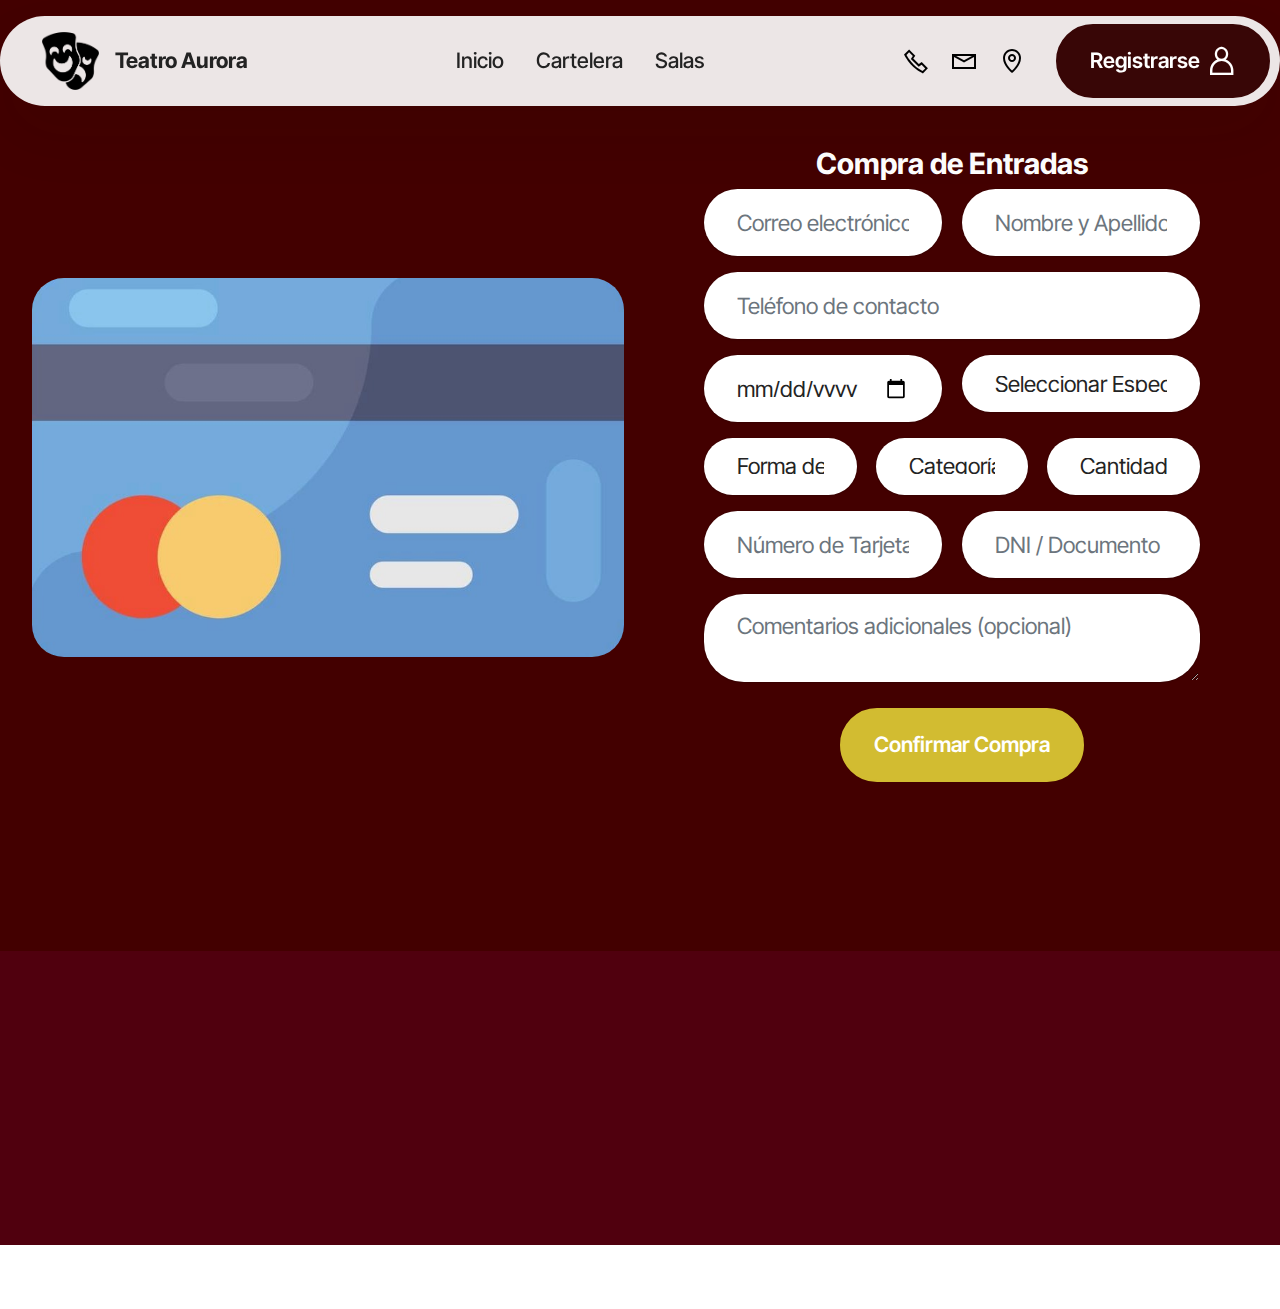
<file: page4.html>
<!DOCTYPE html>
<html  >
<head>
  <!-- Site made with Mobirise Website Builder v6.1.4, https://mobirise.com -->
  <meta charset="UTF-8">
  <meta http-equiv="X-UA-Compatible" content="IE=edge">
  <meta name="generator" content="Mobirise v6.1.4, mobirise.com">
  <meta name="viewport" content="width=device-width, initial-scale=1, minimum-scale=1">
  <link rel="shortcut icon" href="assets/images/mascara-de-teatro-129x129.png" type="image/x-icon">
  <meta name="description" content="">
  
  
  <title>Page 4</title>
  <link rel="stylesheet" href="assets/web/assets/mobirise-icons2/mobirise2.css">
  <link rel="stylesheet" href="assets/bootstrap/css/bootstrap.min.css">
  <link rel="stylesheet" href="assets/animatecss/animate.css">
  <link rel="stylesheet" href="assets/dropdown/css/style.css">
  <link rel="stylesheet" href="assets/socicon/css/styles.css">
  <link rel="stylesheet" href="assets/theme/css/style.css">
  <link rel="preload" href="https://fonts.googleapis.com/css?family=Inter+Tight:100,200,300,400,500,600,700,800,900,100i,200i,300i,400i,500i,600i,700i,800i,900i&display=swap" as="style" onload="this.onload=null;this.rel='stylesheet'">
  <noscript><link rel="stylesheet" href="https://fonts.googleapis.com/css?family=Inter+Tight:100,200,300,400,500,600,700,800,900,100i,200i,300i,400i,500i,600i,700i,800i,900i&display=swap"></noscript>
  <link rel="preload" as="style" href="assets/mobirise/css/mbr-additional.css?v=YOaRnq"><link rel="stylesheet" href="assets/mobirise/css/mbr-additional.css?v=YOaRnq" type="text/css">

  
  
  
</head>
<body>

<!-- Analytics -->
<!-- Google tag (gtag.js) -->
<script async src="https://www.googletagmanager.com/gtag/js?id=G-TGX6CF2E7C"></script>
<script>
  window.dataLayer = window.dataLayer || [];
  function gtag(){dataLayer.push(arguments);}
  gtag('js', new Date());

  gtag('config', 'G-TGX6CF2E7C');
</script>
<!-- /Analytics -->


  
  <section data-bs-version="5.1" class="menu menu2 cid-v0uS6dPTvC" once="menu" id="menu02-27">
	

	<nav class="navbar navbar-dropdown navbar-fixed-top navbar-expand-lg">
		<div class="container">
			<div class="navbar-brand">
				<span class="navbar-logo">
					<a href="index.html">
						<img src="assets/images/mascara-de-teatro-129x129.png" alt="Mobirise Website Builder" style="height: 3.6rem;">
					</a>
				</span>
				<span class="navbar-caption-wrap"><a class="navbar-caption text-black text-primary display-4" href="index.html">Teatro Aurora</a></span>
			</div>
			<button class="navbar-toggler" type="button" data-toggle="collapse" data-bs-toggle="collapse" data-target="#navbarSupportedContent" data-bs-target="#navbarSupportedContent" aria-controls="navbarNavAltMarkup" aria-expanded="false" aria-label="Toggle navigation">
				<div class="hamburger">
					<span></span>
					<span></span>
					<span></span>
					<span></span>
				</div>
			</button>
			<div class="collapse navbar-collapse" id="navbarSupportedContent">
				<ul class="navbar-nav nav-dropdown" data-app-modern-menu="true"><li class="nav-item">
						<a class="nav-link link text-black text-primary display-4" href="index.html#header17-1o">Inicio</a>
					</li>
					<li class="nav-item">
						<a class="nav-link link text-black text-primary display-4" href="page3.html" aria-expanded="false">Cartelera</a>
					</li>
					<li class="nav-item"><a class="nav-link link text-black text-primary display-4" href="page1.html#features038-1t">Salas</a></li></ul>
				<div class="icons-menu">
					<a class="iconfont-wrapper" href="#">
						<span class="p-2 mbr-iconfont mobi-mbri-phone mobi-mbri"></span>
					</a>
					<a class="iconfont-wrapper" href="#">
						<span class="p-2 mbr-iconfont mobi-mbri-letter mobi-mbri"></span>
					</a>
					<a class="iconfont-wrapper" href="#">
						<span class="p-2 mbr-iconfont mobi-mbri-map-pin mobi-mbri"></span>
					</a>
					
				</div>
				<div class="navbar-buttons mbr-section-btn"><a class="btn btn-info display-4" href="page2.html#form03-23"><span class="mobi-mbri mobi-mbri-user mbr-iconfont mbr-iconfont-btn"></span>Registrarse</a></div>
			</div>
		</div>
	</nav>
</section>

<section data-bs-version="5.1" class="form03 cid-v0wy5sgw1E" id="form03-2f">
        <div class="container " style="margin-top: -5rem;">
        <div class="row justify-content-center">
            <div class="col-12 col-lg item-wrapper">
                <div class="mbr-section-head mb-1">
                    <h3 class="mbr-section-title mbr-fonts-style align-center mb-0 display-5"><strong>Compra de Entradas</strong></h3>
                </div>
                <div class="col-lg-12 mx-auto mbr-form" data-form-type="formoid">
                    <form action="https://mobirise.eu/" method="POST" class="mbr-form form-with-styler" data-form-title="Form Name" style="color: #2c3e50 !important;"><input type="hidden" name="email" data-form-email="true" value="UVg/uZHOHq0GTKPsXZsvh/7DtCllYPN6UeC04gUaM7DQ+7WeqeNRsvqQWQ71F/tg80AXGCBKsySOriRH+G57SUxq14kX5qwXz1sB7Jt7D6N3PsudfOT3MGBQVvijWSoK">
                        <div class="row">
                            <div hidden="hidden" data-form-alert="" class="alert alert-success col-12">Confirmación de Compra de Entradas
¡Tu compra ha sido procesada exitosamente! Te hemos enviado los detalles a tu correo electrónico. ¡Te esperamos en el teatro!

Detalles de tu compra:
- Espectáculo: [Espectáculo seleccionado]
- Fecha: [Fecha seleccionada] 
- Entradas: [Cantidad] - [Categoría]
- Total: [Total a pagar]

¡Gracias por elegir Teatro Aurora!</div>
                            <div hidden="hidden" data-form-alert-danger="" class="alert alert-danger col-12">
                                Oops...! some problem!
                            </div>
                        </div>
                        <div class="dragArea row">
                            <div class="col-md col-sm-12 form-group mb-3 mb-3" data-for="name">
                                <input type="text" name="name" placeholder="Nombre y Apellido" data-form-field="name" class="form-control" value="" id="name-form03-2f">
                            </div>
                            <div class="col-md col-sm-12 form-group mb-3 mb-3" data-for="email">
                                <input type="email" name="email" placeholder="Correo electrónico" data-form-field="email" class="form-control" value="" id="email-form03-2f">
                            </div>
                            <div class="col-12 form-group mb-3 mb-3" data-for="phone">
                                <input type="tel" name="phone" placeholder="Teléfono de contacto" data-form-field="phone" class="form-control" value="" id="phone-form03-2f">
                            </div>
                            <div class="col-md-6 col-sm-12 form-group mb-3" data-for="show">
                                <select name="show" class="form-control" id="show-form03-2f" required>
                                    <option value="">Seleccionar Espectáculo</option>
                                    <option value="las-hijas">Las Hijas</option>
                                    <option value="cena-tontos">La Cena de los Tontos</option>
                                    <option value="rocky-musical">Rocky, El Musical</option>
                                    <option value="cuestion-genero">Cuestión de Género</option>
                                    <option value="agotados">Agotados</option>
                                </select>
                            </div>
                            <div class="col-md-6 col-sm-12 form-group mb-3" data-for="date">
                                <input type="date" name="date" class="form-control" id="date-form03-2f" required>
                            </div>
                            <div class="col-md-4 col-sm-12 form-group mb-3" data-for="tickets">
                                <select name="tickets" class="form-control" id="tickets-form03-2f" required>
                                    <option value="">Cantidad de Entradas</option>
                                    <option value="1">1 Entrada</option>
                                    <option value="2">2 Entradas</option>
                                    <option value="3">3 Entradas</option>
                                    <option value="4">4 Entradas</option>
                                    <option value="5">5 Entradas</option>
                                    <option value="6">6 Entradas</option>
                                    <option value="7">7 Entradas</option>
                                    <option value="8">8 Entradas</option>
                                    <option value="9">9 Entradas</option>
                                    <option value="10">10 Entradas</option>
                                </select>
                            </div>
                            <div class="col-md-4 col-sm-12 form-group mb-3" data-for="category">
                                <select name="category" class="form-control" id="category-form03-2f" required>
                                    <option value="">Categoría</option>
                                    <option value="platea">Platea - $35.000</option>
                                    <option value="pullman">Pullman - $50.000</option>
                                    <option value="vip">VIP - $70.000</option>
                                    <option value="general">General - $30.000</option>
                                </select>
                            </div>
                            <div class="col-md-4 col-sm-12 form-group mb-3" data-for="payment">
                                <select name="payment" class="form-control" id="payment-form03-2f" required>
                                    <option value="">Forma de Pago</option>
                                    <option value="efectivo">Efectivo</option>
                                    <option value="credito">Tarjeta de Crédito</option>
                                    <option value="debito">Tarjeta de Débito</option>
                                    <option value="transferencia">Transferencia</option>
                                </select>
                            </div>
                            <div class="col-md-6 col-sm-12 form-group mb-3" data-for="document">
                                <input type="text" name="document" placeholder="DNI / Documento" class="form-control" id="document-form03-2f" required>
                            </div>
                            <div class="col-md-6 col-sm-12 form-group mb-3" data-for="card">
                                <input type="text" name="card" placeholder="Número de Tarjeta (opcional)" class="form-control" id="card-form03-2f">
                            </div>
                            <div class="col-12 form-group mb-3" data-for="notes">
                                <textarea name="notes" placeholder="Comentarios adicionales (opcional)" data-form-field="notes" class="form-control" id="notes-form03-2f"></textarea>
                            </div>
                            <div class="col-lg-12 col-md-12 col-sm-12 align-center mbr-section-btn"><button type="submit" class="btn btn-primary display-7">
                                    Confirmar Compra
                                </button></div>
                        </div>
                    </form>
                </div>


            </div>
            <div class="col-12 col-lg-6">
                <div class="image-wrapper">
                    <img class="w-100" src="assets/images/bank-card-icon-credit-card-vector-2-980x980.jpeg" alt="Mobirise Website Builder">
                </div>
            </div>

        </div>
    </div>
</section>

<section data-bs-version="5.1" class="footer3 cid-v0uZnM6Y4Z" once="footers" id="footer03-28">

        

    

    <div class="container">
        <div class="row">
            <div class="row-links">
                <ul class="header-menu">
                  
                  
                  
                  
                </ul>
              </div>

            <div class="col-12 mt-4">
                <div class="social-row">
                    <div class="soc-item">
                        <a href="#">
                            <span class="mbr-iconfont socicon socicon-facebook display-7"></span>
                        </a>
                    </div>
                    <div class="soc-item">
                        <a href="#">
                            <span class="mbr-iconfont socicon-twitter socicon"></span>
                        </a>
                    </div>
                    <div class="soc-item">
                        <a href="#">
                            <span class="mbr-iconfont socicon-instagram socicon"></span>
                        </a>
                    </div>
                    <div class="soc-item">
                        <a href="#">
                            <span class="mbr-iconfont socicon socicon-linkedin"></span>
                        </a>
                    </div>
                    <div class="soc-item">
                        <a href="#">
                            <span class="mbr-iconfont socicon socicon-twitch"></span>
                        </a>
                    </div>
                </div>
            </div>
            <div class="col-12 mt-5">
                <p class="mbr-fonts-style copyright display-7">
                    © Copyright 2030 Mobirise - All Rights Reserved
                </p>
            </div>
        </div>
    </div>
</section><section class="display-7" style="padding: 0;align-items: center;justify-content: center;flex-wrap: wrap;    align-content: center;display: flex;position: relative;height: 4rem;"><a href="#" style="flex: 1 1;height: 4rem;position: absolute;width: 100%;z-index: 1;"><img alt="" style="height: 4rem;" src="[data-uri]"></a><p style="margin: 0;text-align: center;" class="display-7">&#8204;</p><a style="z-index:1" href="https://mobirise.com/builder/ai-website-generator.html">AI Website Generator</a></section><script src="assets/bootstrap/js/bootstrap.bundle.min.js"></script>  <script src="assets/smoothscroll/smooth-scroll.js"></script>  <script src="assets/ytplayer/index.js"></script>  <script src="assets/dropdown/js/navbar-dropdown.js"></script>  <script src="assets/theme/js/script.js"></script>  <script src="assets/formoid/formoid.min.js"></script>  
  
  
  <input name="animation" type="hidden">
  </body>
</html>
</file>
<file: assets/web/assets/mobirise-icons2/mobirise2.css>
@font-face {
  font-family: 'Moririse2';
  font-display: swap;
  src:  url('mobirise2.eot?f2bix4');
  src:  url('mobirise2.eot?f2bix4#iefix') format('embedded-opentype'),
    url('mobirise2.ttf?f2bix4') format('truetype'),
    url('mobirise2.woff?f2bix4') format('woff'),
    url('mobirise2.svg?f2bix4#mobirise2') format('svg');
  font-weight: normal;
  font-style: normal;
}

[class^="mobi-"], [class*=" mobi-"] {
  /* use !important to prevent issues with browser extensions that change fonts */
  font-family: 'Moririse2' !important;
  speak: none;
  font-style: normal;
  font-weight: normal;
  font-variant: normal;
  text-transform: none;
  line-height: 1;

  /* Better Font Rendering =========== */
  -webkit-font-smoothing: antialiased;
  -moz-osx-font-smoothing: grayscale;
}

.mobi-mbri-add-submenu:before {
  content: "\e900";
}
.mobi-mbri-alert:before {
  content: "\e901";
}
.mobi-mbri-align-center:before {
  content: "\e902";
}
.mobi-mbri-align-justify:before {
  content: "\e903";
}
.mobi-mbri-align-left:before {
  content: "\e904";
}
.mobi-mbri-align-right:before {
  content: "\e905";
}
.mobi-mbri-android:before {
  content: "\e906";
}
.mobi-mbri-apple:before {
  content: "\e907";
}
.mobi-mbri-arrow-down:before {
  content: "\e908";
}
.mobi-mbri-arrow-next:before {
  content: "\e909";
}
.mobi-mbri-arrow-prev:before {
  content: "\e90a";
}
.mobi-mbri-arrow-up:before {
  content: "\e90b";
}
.mobi-mbri-bold:before {
  content: "\e90c";
}
.mobi-mbri-bookmark:before {
  content: "\e90d";
}
.mobi-mbri-bootstrap:before {
  content: "\e90e";
}
.mobi-mbri-briefcase:before {
  content: "\e90f";
}
.mobi-mbri-browse:before {
  content: "\e910";
}
.mobi-mbri-bulleted-list:before {
  content: "\e911";
}
.mobi-mbri-calendar:before {
  content: "\e912";
}
.mobi-mbri-camera:before {
  content: "\e913";
}
.mobi-mbri-cart-add:before {
  content: "\e914";
}
.mobi-mbri-cart-full:before {
  content: "\e915";
}
.mobi-mbri-cash:before {
  content: "\e916";
}
.mobi-mbri-change-style:before {
  content: "\e917";
}
.mobi-mbri-chat:before {
  content: "\e918";
}
.mobi-mbri-clock:before {
  content: "\e919";
}
.mobi-mbri-close:before {
  content: "\e91a";
}
.mobi-mbri-cloud:before {
  content: "\e91b";
}
.mobi-mbri-code:before {
  content: "\e91c";
}
.mobi-mbri-contact-form:before {
  content: "\e91d";
}
.mobi-mbri-credit-card:before {
  content: "\e91e";
}
.mobi-mbri-cursor-click:before {
  content: "\e91f";
}
.mobi-mbri-cust-feedback:before {
  content: "\e920";
}
.mobi-mbri-database:before {
  content: "\e921";
}
.mobi-mbri-delivery:before {
  content: "\e922";
}
.mobi-mbri-desktop:before {
  content: "\e923";
}
.mobi-mbri-devices:before {
  content: "\e924";
}
.mobi-mbri-down:before {
  content: "\e925";
}
.mobi-mbri-download-2:before {
  content: "\e926";
}
.mobi-mbri-download:before {
  content: "\e927";
}
.mobi-mbri-drag-n-drop-2:before {
  content: "\e928";
}
.mobi-mbri-drag-n-drop:before {
  content: "\e929";
}
.mobi-mbri-edit-2:before {
  content: "\e92a";
}
.mobi-mbri-edit:before {
  content: "\e92b";
}
.mobi-mbri-error:before {
  content: "\e92c";
}
.mobi-mbri-extension:before {
  content: "\e92d";
}
.mobi-mbri-features:before {
  content: "\e92e";
}
.mobi-mbri-file:before {
  content: "\e92f";
}
.mobi-mbri-flag:before {
  content: "\e930";
}
.mobi-mbri-folder:before {
  content: "\e931";
}
.mobi-mbri-gift:before {
  content: "\e932";
}
.mobi-mbri-github:before {
  content: "\e933";
}
.mobi-mbri-globe-2:before {
  content: "\e934";
}
.mobi-mbri-globe:before {
  content: "\e935";
}
.mobi-mbri-growing-chart:before {
  content: "\e936";
}
.mobi-mbri-hearth:before {
  content: "\e937";
}
.mobi-mbri-help:before {
  content: "\e938";
}
.mobi-mbri-home:before {
  content: "\e939";
}
.mobi-mbri-hot-cup:before {
  content: "\e93a";
}
.mobi-mbri-idea:before {
  content: "\e93b";
}
.mobi-mbri-image-gallery:before {
  content: "\e93c";
}
.mobi-mbri-image-slider:before {
  content: "\e93d";
}
.mobi-mbri-info:before {
  content: "\e93e";
}
.mobi-mbri-italic:before {
  content: "\e93f";
}
.mobi-mbri-key:before {
  content: "\e940";
}
.mobi-mbri-laptop:before {
  content: "\e941";
}
.mobi-mbri-layers:before {
  content: "\e942";
}
.mobi-mbri-left-right:before {
  content: "\e943";
}
.mobi-mbri-left:before {
  content: "\e944";
}
.mobi-mbri-letter:before {
  content: "\e945";
}
.mobi-mbri-like:before {
  content: "\e946";
}
.mobi-mbri-link:before {
  content: "\e947";
}
.mobi-mbri-lock:before {
  content: "\e948";
}
.mobi-mbri-login:before {
  content: "\e949";
}
.mobi-mbri-logout:before {
  content: "\e94a";
}
.mobi-mbri-magic-stick:before {
  content: "\e94b";
}
.mobi-mbri-map-pin:before {
  content: "\e94c";
}
.mobi-mbri-menu:before {
  content: "\e94d";
}
.mobi-mbri-mobile-2:before {
  content: "\e94e";
}
.mobi-mbri-mobile-horizontal:before {
  content: "\e94f";
}
.mobi-mbri-mobile:before {
  content: "\e950";
}
.mobi-mbri-mobirise:before {
  content: "\e951";
}
.mobi-mbri-more-horizontal:before {
  content: "\e952";
}
.mobi-mbri-more-vertical:before {
  content: "\e953";
}
.mobi-mbri-music:before {
  content: "\e954";
}
.mobi-mbri-new-file:before {
  content: "\e955";
}
.mobi-mbri-numbered-list:before {
  content: "\e956";
}
.mobi-mbri-opened-folder:before {
  content: "\e957";
}
.mobi-mbri-pages:before {
  content: "\e958";
}
.mobi-mbri-paper-plane:before {
  content: "\e959";
}
.mobi-mbri-paperclip:before {
  content: "\e95a";
}
.mobi-mbri-phone:before {
  content: "\e95b";
}
.mobi-mbri-photo:before {
  content: "\e95c";
}
.mobi-mbri-photos:before {
  content: "\e95d";
}
.mobi-mbri-pin:before {
  content: "\e95e";
}
.mobi-mbri-play:before {
  content: "\e95f";
}
.mobi-mbri-plus:before {
  content: "\e960";
}
.mobi-mbri-preview:before {
  content: "\e961";
}
.mobi-mbri-print:before {
  content: "\e962";
}
.mobi-mbri-protect:before {
  content: "\e963";
}
.mobi-mbri-question:before {
  content: "\e964";
}
.mobi-mbri-quote-left:before {
  content: "\e965";
}
.mobi-mbri-quote-right:before {
  content: "\e966";
}
.mobi-mbri-redo:before {
  content: "\e967";
}
.mobi-mbri-refresh:before {
  content: "\e968";
}
.mobi-mbri-responsive-2:before {
  content: "\e969";
}
.mobi-mbri-responsive:before {
  content: "\e96a";
}
.mobi-mbri-right:before {
  content: "\e96b";
}
.mobi-mbri-rocket:before {
  content: "\e96c";
}
.mobi-mbri-sad-face:before {
  content: "\e96d";
}
.mobi-mbri-sale:before {
  content: "\e96e";
}
.mobi-mbri-save:before {
  content: "\e96f";
}
.mobi-mbri-search:before {
  content: "\e970";
}
.mobi-mbri-setting-2:before {
  content: "\e971";
}
.mobi-mbri-setting-3:before {
  content: "\e972";
}
.mobi-mbri-setting:before {
  content: "\e973";
}
.mobi-mbri-share:before {
  content: "\e974";
}
.mobi-mbri-shopping-bag:before {
  content: "\e975";
}
.mobi-mbri-shopping-basket:before {
  content: "\e976";
}
.mobi-mbri-shopping-cart:before {
  content: "\e977";
}
.mobi-mbri-sites:before {
  content: "\e978";
}
.mobi-mbri-smile-face:before {
  content: "\e979";
}
.mobi-mbri-speed:before {
  content: "\e97a";
}
.mobi-mbri-star:before {
  content: "\e97b";
}
.mobi-mbri-success:before {
  content: "\e97c";
}
.mobi-mbri-sun:before {
  content: "\e97d";
}
.mobi-mbri-sun2:before {
  content: "\e97e";
}
.mobi-mbri-tablet-vertical:before {
  content: "\e97f";
}
.mobi-mbri-tablet:before {
  content: "\e980";
}
.mobi-mbri-target:before {
  content: "\e981";
}
.mobi-mbri-timer:before {
  content: "\e982";
}
.mobi-mbri-to-ftp:before {
  content: "\e983";
}
.mobi-mbri-to-local-drive:before {
  content: "\e984";
}
.mobi-mbri-touch-swipe:before {
  content: "\e985";
}
.mobi-mbri-touch:before {
  content: "\e986";
}
.mobi-mbri-trash:before {
  content: "\e987";
}
.mobi-mbri-underline:before {
  content: "\e988";
}
.mobi-mbri-undo:before {
  content: "\e989";
}
.mobi-mbri-unlink:before {
  content: "\e98a";
}
.mobi-mbri-unlock:before {
  content: "\e98b";
}
.mobi-mbri-up-down:before {
  content: "\e98c";
}
.mobi-mbri-up:before {
  content: "\e98d";
}
.mobi-mbri-update:before {
  content: "\e98e";
}
.mobi-mbri-upload-2:before {
  content: "\e98f";
}
.mobi-mbri-upload:before {
  content: "\e990";
}
.mobi-mbri-user-2:before {
  content: "\e991";
}
.mobi-mbri-user:before {
  content: "\e992";
}
.mobi-mbri-users:before {
  content: "\e993";
}
.mobi-mbri-video-play:before {
  content: "\e994";
}
.mobi-mbri-video:before {
  content: "\e995";
}
.mobi-mbri-watch:before {
  content: "\e996";
}
.mobi-mbri-website-theme-2:before {
  content: "\e997";
}
.mobi-mbri-website-theme:before {
  content: "\e998";
}
.mobi-mbri-wifi:before {
  content: "\e999";
}
.mobi-mbri-windows:before {
  content: "\e99a";
}
.mobi-mbri-zoom-in:before {
  content: "\e99b";
}
.mobi-mbri-zoom-out:before {
  content: "\e99c";
}
</file>
<file: assets/parallax/jarallax.css>
.jarallax {
    position: relative;
    z-index: 0;
}
.jarallax > .jarallax-img {
    position: absolute;
    object-fit: cover;
    /* support for plugin https://github.com/bfred-it/object-fit-images */
    font-family: 'object-fit: cover;';
    top: 0;
    left: 0;
    width: 100%;
    height: 100%;
    z-index: -1;
}
</file>
<file: assets/dropdown/css/style.css>
.navbar-dropdown {
  left: 0;
  padding: 0;
  position: absolute;
  right: 0;
  top: 0;
  transition: all 0.45s ease;
  z-index: 1030;
  background: #282828; }
  .navbar-dropdown .navbar-logo {
    margin-right: 0.8rem;
    transition: margin 0.3s ease-in-out;
    vertical-align: middle; }
    .navbar-dropdown .navbar-logo img {
      height: 3.125rem;
      transition: all 0.3s ease-in-out; }
    .navbar-dropdown .navbar-logo.mbr-iconfont {
      font-size: 3.125rem;
      line-height: 3.125rem; }
  .navbar-dropdown .navbar-caption {
    font-weight: 700;
    white-space: normal;
    vertical-align: -4px;
    line-height: 3.125rem !important; }
    .navbar-dropdown .navbar-caption, .navbar-dropdown .navbar-caption:hover {
      color: inherit;
      text-decoration: none; }
  .navbar-dropdown .mbr-iconfont + .navbar-caption {
    vertical-align: -1px; }
  .navbar-dropdown.navbar-fixed-top {
    position: fixed; }
  .navbar-dropdown .navbar-brand span {
    vertical-align: -4px; }
  .navbar-dropdown.bg-color.transparent {
    background: none; }
  .navbar-dropdown.navbar-short .navbar-brand {
    padding: 0.625rem 0; }
    .navbar-dropdown.navbar-short .navbar-brand span {
      vertical-align: -1px; }
  .navbar-dropdown.navbar-short .navbar-caption {
    line-height: 2.375rem !important;
    vertical-align: -2px; }
  .navbar-dropdown.navbar-short .navbar-logo {
    margin-right: 0.5rem; }
    .navbar-dropdown.navbar-short .navbar-logo img {
      height: 2.375rem; }
    .navbar-dropdown.navbar-short .navbar-logo.mbr-iconfont {
      font-size: 2.375rem;
      line-height: 2.375rem; }
  .navbar-dropdown.navbar-short .mbr-table-cell {
    height: 3.625rem; }
  .navbar-dropdown .navbar-close {
    left: 0.6875rem;
    position: fixed;
    top: 0.75rem;
    z-index: 1000; }
  .navbar-dropdown .hamburger-icon {
    content: "";
    display: inline-block;
    vertical-align: middle;
    width: 16px;
    -webkit-box-shadow: 0 -6px 0 1px #282828,0 0 0 1px #282828,0 6px 0 1px #282828;
    -moz-box-shadow: 0 -6px 0 1px #282828,0 0 0 1px #282828,0 6px 0 1px #282828;
    box-shadow: 0 -6px 0 1px #282828,0 0 0 1px #282828,0 6px 0 1px #282828; }

.dropdown-menu .dropdown-toggle[data-toggle="dropdown-submenu"]::after {
  border-bottom: 0.35em solid transparent;
  border-left: 0.35em solid;
  border-right: 0;
  border-top: 0.35em solid transparent;
  margin-left: 0.3rem; }

.dropdown-menu .dropdown-item:focus {
  outline: 0; }

.nav-dropdown {
  font-size: 0.75rem;
  font-weight: 500;
  height: auto !important; }
  .nav-dropdown .nav-btn {
    padding-left: 1rem; }
  .nav-dropdown .link {
    margin: .667em 1.667em;
    font-weight: 500;
    padding: 0;
    transition: color .2s ease-in-out; }
    .nav-dropdown .link.dropdown-toggle {
      margin-right: 2.583em; }
      .nav-dropdown .link.dropdown-toggle::after {
        margin-left: .25rem;
        border-top: 0.35em solid;
        border-right: 0.35em solid transparent;
        border-left: 0.35em solid transparent;
        border-bottom: 0; }
      .nav-dropdown .link.dropdown-toggle[aria-expanded="true"] {
        margin: 0;
        padding: 0.667em 3.263em  0.667em 1.667em; }
  .nav-dropdown .link::after,
  .nav-dropdown .dropdown-item::after {
    color: inherit; }
  .nav-dropdown .btn {
    font-size: 0.75rem;
    font-weight: 700;
    letter-spacing: 0;
    margin-bottom: 0;
    padding-left: 1.25rem;
    padding-right: 1.25rem; }
  .nav-dropdown .dropdown-menu {
    border-radius: 0;
    border: 0;
    left: 0;
    margin: 0;
    padding-bottom: 1.25rem;
    padding-top: 1.25rem;
    position: relative; }
  .nav-dropdown .dropdown-submenu {
    margin-left: 0.125rem;
    top: 0; }
  .nav-dropdown .dropdown-item {
    font-weight: 500;
    line-height: 2;
    padding: 0.3846em 4.615em 0.3846em 1.5385em;
    position: relative;
    transition: color .2s ease-in-out, background-color .2s ease-in-out; }
    .nav-dropdown .dropdown-item::after {
      margin-top: -0.3077em;
      position: absolute;
      right: 1.1538em;
      top: 50%; }
    .nav-dropdown .dropdown-item:focus, .nav-dropdown .dropdown-item:hover {
      background: none; }

@media (max-width: 767px) {
  .nav-dropdown.navbar-toggleable-sm {
    bottom: 0;
    display: none;
    left: 0;
    overflow-x: hidden;
    position: fixed;
    top: 0;
    transform: translateX(-100%);
    -ms-transform: translateX(-100%);
    -webkit-transform: translateX(-100%);
    width: 18.75rem;
    z-index: 999; } }
.nav-dropdown.navbar-toggleable-xl {
  bottom: 0;
  display: none;
  left: 0;
  overflow-x: hidden;
  position: fixed;
  top: 0;
  transform: translateX(-100%);
  -ms-transform: translateX(-100%);
  -webkit-transform: translateX(-100%);
  width: 18.75rem;
  z-index: 999; }

.nav-dropdown-sm {
  display: block !important;
  overflow-x: hidden;
  overflow: auto;
  padding-top: 3.875rem; }
  .nav-dropdown-sm::after {
    content: "";
    display: block;
    height: 3rem;
    width: 100%; }
  .nav-dropdown-sm.collapse.in ~ .navbar-close {
    display: block !important; }
  .nav-dropdown-sm.collapsing, .nav-dropdown-sm.collapse.in {
    transform: translateX(0);
    -ms-transform: translateX(0);
    -webkit-transform: translateX(0);
    transition: all 0.25s ease-out;
    -webkit-transition: all 0.25s ease-out;
    background: #282828; }
  .nav-dropdown-sm.collapsing[aria-expanded="false"] {
    transform: translateX(-100%);
    -ms-transform: translateX(-100%);
    -webkit-transform: translateX(-100%); }
  .nav-dropdown-sm .nav-item {
    display: block;
    margin-left: 0 !important;
    padding-left: 0; }
  .nav-dropdown-sm .link,
  .nav-dropdown-sm .dropdown-item {
    border-top: 1px dotted rgba(255, 255, 255, 0.1);
    font-size: 0.8125rem;
    line-height: 1.6;
    margin: 0 !important;
    padding: 0.875rem 2.4rem 0.875rem 1.5625rem !important;
    position: relative;
    white-space: normal; }
    .nav-dropdown-sm .link:focus, .nav-dropdown-sm .link:hover,
    .nav-dropdown-sm .dropdown-item:focus,
    .nav-dropdown-sm .dropdown-item:hover {
      background: rgba(0, 0, 0, 0.2) !important;
      color: #c0a375; }
  .nav-dropdown-sm .nav-btn {
    position: relative;
    padding: 1.5625rem 1.5625rem 0 1.5625rem; }
    .nav-dropdown-sm .nav-btn::before {
      border-top: 1px dotted rgba(255, 255, 255, 0.1);
      content: "";
      left: 0;
      position: absolute;
      top: 0;
      width: 100%; }
    .nav-dropdown-sm .nav-btn + .nav-btn {
      padding-top: 0.625rem; }
      .nav-dropdown-sm .nav-btn + .nav-btn::before {
        display: none; }
  .nav-dropdown-sm .btn {
    padding: 0.625rem 0; }
  .nav-dropdown-sm .dropdown-toggle[data-toggle="dropdown-submenu"]::after {
    margin-left: .25rem;
    border-top: 0.35em solid;
    border-right: 0.35em solid transparent;
    border-left: 0.35em solid transparent;
    border-bottom: 0; }
  .nav-dropdown-sm .dropdown-toggle[data-toggle="dropdown-submenu"][aria-expanded="true"]::after {
    border-top: 0;
    border-right: 0.35em solid transparent;
    border-left: 0.35em solid transparent;
    border-bottom: 0.35em solid; }
  .nav-dropdown-sm .dropdown-menu {
    margin: 0;
    padding: 0;
    position: relative;
    top: 0;
    left: 0;
    width: 100%;
    border: 0;
    float: none;
    border-radius: 0;
    background: none; }
  .nav-dropdown-sm .dropdown-submenu {
    left: 100%;
    margin-left: 0.125rem;
    margin-top: -1.25rem;
    top: 0; }

.navbar-toggleable-sm .nav-dropdown .dropdown-menu {
  position: absolute; }

.navbar-toggleable-sm .nav-dropdown .dropdown-submenu {
  left: 100%;
  margin-left: 0.125rem;
  margin-top: -1.25rem;
  top: 0; }

.navbar-toggleable-sm.opened .nav-dropdown .dropdown-menu {
  position: relative; }

.navbar-toggleable-sm.opened .nav-dropdown .dropdown-submenu {
  left: 0;
  margin-left: 00rem;
  margin-top: 0rem;
  top: 0; }

.is-builder .nav-dropdown.collapsing {
  transition: none !important; }
</file>
<file: assets/socicon/css/styles.css>
@charset "UTF-8";

@font-face {
  font-family: 'Socicon';
  src:  url('../fonts/socicon.eot');
  src:  url('../fonts/socicon.eot?#iefix') format('embedded-opentype'),
    url('../fonts/socicon.woff2') format('woff2'),
    url('../fonts/socicon.ttf') format('truetype'),
    url('../fonts/socicon.woff') format('woff'),
    url('../fonts/socicon.svg#socicon') format('svg');
  font-weight: normal;
  font-style: normal;
  font-display: swap;
}

[data-icon]:before {
  font-family: "socicon" !important;
  content: attr(data-icon);
  font-style: normal !important;
  font-weight: normal !important;
  font-variant: normal !important;
  text-transform: none !important;
  speak: none;
  line-height: 1;
  -webkit-font-smoothing: antialiased;
  -moz-osx-font-smoothing: grayscale;
}

[class^="socicon-"], [class*=" socicon-"] {
  /* use !important to prevent issues with browser extensions that change fonts */
  font-family: 'Socicon' !important;
  speak: none;
  font-style: normal;
  font-weight: normal;
  font-variant: normal;
  text-transform: none;
  line-height: 1;

  /* Better Font Rendering =========== */
  -webkit-font-smoothing: antialiased;
  -moz-osx-font-smoothing: grayscale;
}

.socicon-500px:before {
  content: "\e000";
}
.socicon-8tracks:before {
  content: "\e001";
}
.socicon-airbnb:before {
  content: "\e002";
}
.socicon-alliance:before {
  content: "\e003";
}
.socicon-amazon:before {
  content: "\e004";
}
.socicon-amplement:before {
  content: "\e005";
}
.socicon-android:before {
  content: "\e006";
}
.socicon-angellist:before {
  content: "\e007";
}
.socicon-apple:before {
  content: "\e008";
}
.socicon-appnet:before {
  content: "\e009";
}
.socicon-baidu:before {
  content: "\e00a";
}
.socicon-bandcamp:before {
  content: "\e00b";
}
.socicon-battlenet:before {
  content: "\e00c";
}
.socicon-mixer:before {
  content: "\e00d";
}
.socicon-bebee:before {
  content: "\e00e";
}
.socicon-bebo:before {
  content: "\e00f";
}
.socicon-behance:before {
  content: "\e010";
}
.socicon-blizzard:before {
  content: "\e011";
}
.socicon-blogger:before {
  content: "\e012";
}
.socicon-buffer:before {
  content: "\e013";
}
.socicon-chrome:before {
  content: "\e014";
}
.socicon-coderwall:before {
  content: "\e015";
}
.socicon-curse:before {
  content: "\e016";
}
.socicon-dailymotion:before {
  content: "\e017";
}
.socicon-deezer:before {
  content: "\e018";
}
.socicon-delicious:before {
  content: "\e019";
}
.socicon-deviantart:before {
  content: "\e01a";
}
.socicon-diablo:before {
  content: "\e01b";
}
.socicon-digg:before {
  content: "\e01c";
}
.socicon-discord:before {
  content: "\e01d";
}
.socicon-disqus:before {
  content: "\e01e";
}
.socicon-douban:before {
  content: "\e01f";
}
.socicon-draugiem:before {
  content: "\e020";
}
.socicon-dribbble:before {
  content: "\e021";
}
.socicon-drupal:before {
  content: "\e022";
}
.socicon-ebay:before {
  content: "\e023";
}
.socicon-ello:before {
  content: "\e024";
}
.socicon-endomodo:before {
  content: "\e025";
}
.socicon-envato:before {
  content: "\e026";
}
.socicon-etsy:before {
  content: "\e027";
}
.socicon-facebook:before {
  content: "\e028";
}
.socicon-feedburner:before {
  content: "\e029";
}
.socicon-filmweb:before {
  content: "\e02a";
}
.socicon-firefox:before {
  content: "\e02b";
}
.socicon-flattr:before {
  content: "\e02c";
}
.socicon-flickr:before {
  content: "\e02d";
}
.socicon-formulr:before {
  content: "\e02e";
}
.socicon-forrst:before {
  content: "\e02f";
}
.socicon-foursquare:before {
  content: "\e030";
}
.socicon-friendfeed:before {
  content: "\e031";
}
.socicon-github:before {
  content: "\e032";
}
.socicon-goodreads:before {
  content: "\e033";
}
.socicon-google:before {
  content: "\e034";
}
.socicon-googlescholar:before {
  content: "\e035";
}
.socicon-googlegroups:before {
  content: "\e036";
}
.socicon-googlephotos:before {
  content: "\e037";
}
.socicon-googleplus:before {
  content: "\e038";
}
.socicon-grooveshark:before {
  content: "\e039";
}
.socicon-hackerrank:before {
  content: "\e03a";
}
.socicon-hearthstone:before {
  content: "\e03b";
}
.socicon-hellocoton:before {
  content: "\e03c";
}
.socicon-heroes:before {
  content: "\e03d";
}
.socicon-smashcast:before {
  content: "\e03e";
}
.socicon-horde:before {
  content: "\e03f";
}
.socicon-houzz:before {
  content: "\e040";
}
.socicon-icq:before {
  content: "\e041";
}
.socicon-identica:before {
  content: "\e042";
}
.socicon-imdb:before {
  content: "\e043";
}
.socicon-instagram:before {
  content: "\e044";
}
.socicon-issuu:before {
  content: "\e045";
}
.socicon-istock:before {
  content: "\e046";
}
.socicon-itunes:before {
  content: "\e047";
}
.socicon-keybase:before {
  content: "\e048";
}
.socicon-lanyrd:before {
  content: "\e049";
}
.socicon-lastfm:before {
  content: "\e04a";
}
.socicon-line:before {
  content: "\e04b";
}
.socicon-linkedin:before {
  content: "\e04c";
}
.socicon-livejournal:before {
  content: "\e04d";
}
.socicon-lyft:before {
  content: "\e04e";
}
.socicon-macos:before {
  content: "\e04f";
}
.socicon-mail:before {
  content: "\e050";
}
.socicon-medium:before {
  content: "\e051";
}
.socicon-meetup:before {
  content: "\e052";
}
.socicon-mixcloud:before {
  content: "\e053";
}
.socicon-modelmayhem:before {
  content: "\e054";
}
.socicon-mumble:before {
  content: "\e055";
}
.socicon-myspace:before {
  content: "\e056";
}
.socicon-newsvine:before {
  content: "\e057";
}
.socicon-nintendo:before {
  content: "\e058";
}
.socicon-npm:before {
  content: "\e059";
}
.socicon-odnoklassniki:before {
  content: "\e05a";
}
.socicon-openid:before {
  content: "\e05b";
}
.socicon-opera:before {
  content: "\e05c";
}
.socicon-outlook:before {
  content: "\e05d";
}
.socicon-overwatch:before {
  content: "\e05e";
}
.socicon-patreon:before {
  content: "\e05f";
}
.socicon-paypal:before {
  content: "\e060";
}
.socicon-periscope:before {
  content: "\e061";
}
.socicon-persona:before {
  content: "\e062";
}
.socicon-pinterest:before {
  content: "\e063";
}
.socicon-play:before {
  content: "\e064";
}
.socicon-player:before {
  content: "\e065";
}
.socicon-playstation:before {
  content: "\e066";
}
.socicon-pocket:before {
  content: "\e067";
}
.socicon-qq:before {
  content: "\e068";
}
.socicon-quora:before {
  content: "\e069";
}
.socicon-raidcall:before {
  content: "\e06a";
}
.socicon-ravelry:before {
  content: "\e06b";
}
.socicon-reddit:before {
  content: "\e06c";
}
.socicon-renren:before {
  content: "\e06d";
}
.socicon-researchgate:before {
  content: "\e06e";
}
.socicon-residentadvisor:before {
  content: "\e06f";
}
.socicon-reverbnation:before {
  content: "\e070";
}
.socicon-rss:before {
  content: "\e071";
}
.socicon-sharethis:before {
  content: "\e072";
}
.socicon-skype:before {
  content: "\e073";
}
.socicon-slideshare:before {
  content: "\e074";
}
.socicon-smugmug:before {
  content: "\e075";
}
.socicon-snapchat:before {
  content: "\e076";
}
.socicon-songkick:before {
  content: "\e077";
}
.socicon-soundcloud:before {
  content: "\e078";
}
.socicon-spotify:before {
  content: "\e079";
}
.socicon-stackexchange:before {
  content: "\e07a";
}
.socicon-stackoverflow:before {
  content: "\e07b";
}
.socicon-starcraft:before {
  content: "\e07c";
}
.socicon-stayfriends:before {
  content: "\e07d";
}
.socicon-steam:before {
  content: "\e07e";
}
.socicon-storehouse:before {
  content: "\e07f";
}
.socicon-strava:before {
  content: "\e080";
}
.socicon-streamjar:before {
  content: "\e081";
}
.socicon-stumbleupon:before {
  content: "\e082";
}
.socicon-swarm:before {
  content: "\e083";
}
.socicon-teamspeak:before {
  content: "\e084";
}
.socicon-teamviewer:before {
  content: "\e085";
}
.socicon-technorati:before {
  content: "\e086";
}
.socicon-telegram:before {
  content: "\e087";
}
.socicon-tripadvisor:before {
  content: "\e088";
}
.socicon-tripit:before {
  content: "\e089";
}
.socicon-triplej:before {
  content: "\e08a";
}
.socicon-tumblr:before {
  content: "\e08b";
}
.socicon-twitch:before {
  content: "\e08c";
}
.socicon-twitter:before {
  content: "\e08d";
}
.socicon-uber:before {
  content: "\e08e";
}
.socicon-ventrilo:before {
  content: "\e08f";
}
.socicon-viadeo:before {
  content: "\e090";
}
.socicon-viber:before {
  content: "\e091";
}
.socicon-viewbug:before {
  content: "\e092";
}
.socicon-vimeo:before {
  content: "\e093";
}
.socicon-vine:before {
  content: "\e094";
}
.socicon-vkontakte:before {
  content: "\e095";
}
.socicon-warcraft:before {
  content: "\e096";
}
.socicon-wechat:before {
  content: "\e097";
}
.socicon-weibo:before {
  content: "\e098";
}
.socicon-whatsapp:before {
  content: "\e099";
}
.socicon-wikipedia:before {
  content: "\e09a";
}
.socicon-windows:before {
  content: "\e09b";
}
.socicon-wordpress:before {
  content: "\e09c";
}
.socicon-wykop:before {
  content: "\e09d";
}
.socicon-xbox:before {
  content: "\e09e";
}
.socicon-xing:before {
  content: "\e09f";
}
.socicon-yahoo:before {
  content: "\e0a0";
}
.socicon-yammer:before {
  content: "\e0a1";
}
.socicon-yandex:before {
  content: "\e0a2";
}
.socicon-yelp:before {
  content: "\e0a3";
}
.socicon-younow:before {
  content: "\e0a4";
}
.socicon-youtube:before {
  content: "\e0a5";
}
.socicon-zapier:before {
  content: "\e0a6";
}
.socicon-zerply:before {
  content: "\e0a7";
}
.socicon-zomato:before {
  content: "\e0a8";
}
.socicon-zynga:before {
  content: "\e0a9";
}
.socicon-bluesky:before {
  content: "\e0aa";
}
.socicon-threads:before {
  content: "\e0ab";
}
.socicon-spreadshirt:before {
  content: "\e901";
}
.socicon-gamejolt:before {
  content: "\e902";
}
.socicon-trello:before {
  content: "\e903";
}
.socicon-tunein:before {
  content: "\e904";
}
.socicon-bloglovin:before {
  content: "\e905";
}
.socicon-gamewisp:before {
  content: "\e906";
}
.socicon-messenger:before {
  content: "\e907";
}
.socicon-pandora:before {
  content: "\e908";
}
.socicon-augment:before {
  content: "\e909";
}
.socicon-bitbucket:before {
  content: "\e90a";
}
.socicon-fyuse:before {
  content: "\e90b";
}
.socicon-yt-gaming:before {
  content: "\e90c";
}
.socicon-sketchfab:before {
  content: "\e90d";
}
.socicon-mobcrush:before {
  content: "\e90e";
}
.socicon-microsoft:before {
  content: "\e90f";
}
.socicon-realtor:before {
  content: "\e910";
}
.socicon-tidal:before {
  content: "\e911";
}
.socicon-qobuz:before {
  content: "\e912";
}
.socicon-natgeo:before {
  content: "\e913";
}
.socicon-mastodon:before {
  content: "\e914";
}
.socicon-unsplash:before {
  content: "\e915";
}
.socicon-homeadvisor:before {
  content: "\e916";
}
.socicon-angieslist:before {
  content: "\e917";
}
.socicon-codepen:before {
  content: "\e918";
}
.socicon-slack:before {
  content: "\e919";
}
.socicon-openaigym:before {
  content: "\e91a";
}
.socicon-logmein:before {
  content: "\e91b";
}
.socicon-fiverr:before {
  content: "\e91c";
}
.socicon-gotomeeting:before {
  content: "\e91d";
}
.socicon-aliexpress:before {
  content: "\e91e";
}
.socicon-guru:before {
  content: "\e91f";
}
.socicon-appstore:before {
  content: "\e920";
}
.socicon-homes:before {
  content: "\e921";
}
.socicon-zoom:before {
  content: "\e922";
}
.socicon-alibaba:before {
  content: "\e923";
}
.socicon-craigslist:before {
  content: "\e924";
}
.socicon-wix:before {
  content: "\e925";
}
.socicon-redfin:before {
  content: "\e926";
}
.socicon-googlecalendar:before {
  content: "\e927";
}
.socicon-shopify:before {
  content: "\e928";
}
.socicon-freelancer:before {
  content: "\e929";
}
.socicon-seedrs:before {
  content: "\e92a";
}
.socicon-bing:before {
  content: "\e92b";
}
.socicon-doodle:before {
  content: "\e92c";
}
.socicon-bonanza:before {
  content: "\e92d";
}
.socicon-squarespace:before {
  content: "\e92e";
}
.socicon-toptal:before {
  content: "\e92f";
}
.socicon-gust:before {
  content: "\e930";
}
.socicon-ask:before {
  content: "\e931";
}
.socicon-trulia:before {
  content: "\e932";
}
.socicon-loomly:before {
  content: "\e933";
}
.socicon-ghost:before {
  content: "\e934";
}
.socicon-upwork:before {
  content: "\e935";
}
.socicon-fundable:before {
  content: "\e936";
}
.socicon-booking:before {
  content: "\e937";
}
.socicon-googlemaps:before {
  content: "\e938";
}
.socicon-zillow:before {
  content: "\e939";
}
.socicon-niconico:before {
  content: "\e93a";
}
.socicon-toneden:before {
  content: "\e93b";
}
.socicon-crunchbase:before {
  content: "\e93c";
}
.socicon-homefy:before {
  content: "\e93d";
}
.socicon-calendly:before {
  content: "\e93e";
}
.socicon-livemaster:before {
  content: "\e93f";
}
.socicon-udemy:before {
  content: "\e940";
}
.socicon-codered:before {
  content: "\e941";
}
.socicon-origin:before {
  content: "\e942";
}
.socicon-nextdoor:before {
  content: "\e943";
}
.socicon-portfolio:before {
  content: "\e944";
}
.socicon-instructables:before {
  content: "\e945";
}
.socicon-gitlab:before {
  content: "\e946";
}
.socicon-hackernews:before {
  content: "\e947";
}
.socicon-smashwords:before {
  content: "\e948";
}
.socicon-kobo:before {
  content: "\e949";
}
.socicon-bookbub:before {
  content: "\e94a";
}
.socicon-mailru:before {
  content: "\e94b";
}
.socicon-moddb:before {
  content: "\e94c";
}
.socicon-indiedb:before {
  content: "\e94d";
}
.socicon-traxsource:before {
  content: "\e94e";
}
.socicon-gamefor:before {
  content: "\e94f";
}
.socicon-pixiv:before {
  content: "\e950";
}
.socicon-myanimelist:before {
  content: "\e951";
}
.socicon-blackberry:before {
  content: "\e952";
}
.socicon-wickr:before {
  content: "\e953";
}
.socicon-spip:before {
  content: "\e954";
}
.socicon-napster:before {
  content: "\e955";
}
.socicon-beatport:before {
  content: "\e956";
}
.socicon-hackerone:before {
  content: "\e957";
}
.socicon-internet:before {
  content: "\e958";
}
.socicon-ubuntu:before {
  content: "\e959";
}
.socicon-artstation:before {
  content: "\e95a";
}
.socicon-invision:before {
  content: "\e95b";
}
.socicon-torial:before {
  content: "\e95c";
}
.socicon-collectorz:before {
  content: "\e95d";
}
.socicon-seenthis:before {
  content: "\e95e";
}
.socicon-googleplaymusic:before {
  content: "\e95f";
}
.socicon-debian:before {
  content: "\e960";
}
.socicon-filmfreeway:before {
  content: "\e961";
}
.socicon-gnome:before {
  content: "\e962";
}
.socicon-itchio:before {
  content: "\e963";
}
.socicon-jamendo:before {
  content: "\e964";
}
.socicon-mix:before {
  content: "\e965";
}
.socicon-sharepoint:before {
  content: "\e966";
}
.socicon-tinder:before {
  content: "\e967";
}
.socicon-windguru:before {
  content: "\e968";
}
.socicon-cdbaby:before {
  content: "\e969";
}
.socicon-elementaryos:before {
  content: "\e96a";
}
.socicon-stage32:before {
  content: "\e96b";
}
.socicon-tiktok:before {
  content: "\e96c";
}
.socicon-gitter:before {
  content: "\e96d";
}
.socicon-letterboxd:before {
  content: "\e96e";
}
.socicon-threema:before {
  content: "\e96f";
}
.socicon-splice:before {
  content: "\e970";
}
.socicon-metapop:before {
  content: "\e971";
}
.socicon-naver:before {
  content: "\e972";
}
.socicon-remote:before {
  content: "\e973";
}
.socicon-flipboard:before {
  content: "\e974";
}
.socicon-googlehangouts:before {
  content: "\e975";
}
.socicon-dlive:before {
  content: "\e976";
}
.socicon-vsco:before {
  content: "\e977";
}
.socicon-stitcher:before {
  content: "\e978";
}
.socicon-avvo:before {
  content: "\e979";
}
.socicon-redbubble:before {
  content: "\e97a";
}
.socicon-society6:before {
  content: "\e97b";
}
.socicon-zazzle:before {
  content: "\e97c";
}
.socicon-eitaa:before {
  content: "\e97d";
}
.socicon-soroush:before {
  content: "\e97e";
}
.socicon-bale:before {
  content: "\e97f";
}
</file>
<file: assets/theme/css/style.css>
@charset "UTF-8";
section {
  background-color: #ffffff;
}

body {
  font-style: normal;
  line-height: 1.5;
  font-weight: 400;
  color: #232323;
  position: relative;
}

button {
  background-color: transparent;
  border-color: transparent;
}

.embla__button,
.carousel-control {
  background-color: #edefea !important;
  opacity: 0.8 !important;
  color: #464845 !important;
  border-color: #edefea !important;
}

.carousel .close,
.modalWindow .close {
  background-color: #edefea !important;
  color: #464845 !important;
  border-color: #edefea !important;
  opacity: 0.8 !important;
}

.carousel .close:hover,
.modalWindow .close:hover {
  opacity: 1 !important;
}

.carousel-indicators li {
  background-color: #edefea !important;
  border: 2px solid #464845 !important;
}

.carousel-indicators li:hover,
.carousel-indicators li:active {
  opacity: 0.8 !important;
}

.embla__button:hover,
.carousel-control:hover {
  background-color: #edefea !important;
  opacity: 1 !important;
}

.modalWindow-video-container {
  height: 80%;
}

section,
.container,
.container-fluid {
  position: relative;
  word-wrap: break-word;
}

a.mbr-iconfont:hover {
  text-decoration: none;
}

.article .lead p,
.article .lead ul,
.article .lead ol,
.article .lead pre,
.article .lead blockquote {
  margin-bottom: 0;
}

a {
  font-style: normal;
  font-weight: 400;
  cursor: pointer;
}
a, a:hover {
  text-decoration: none;
}

.mbr-section-title {
  font-style: normal;
  line-height: 1.3;
}

.mbr-section-subtitle {
  line-height: 1.3;
}

.mbr-text {
  font-style: normal;
  line-height: 1.7;
}

h1,
h2,
h3,
h4,
h5,
h6,
.display-1,
.display-2,
.display-4,
.display-5,
.display-7,
span,
p,
a {
  line-height: 1;
  word-break: break-word;
  word-wrap: break-word;
  font-weight: 400;
}

b,
strong {
  font-weight: bold;
}

input:-webkit-autofill, input:-webkit-autofill:hover, input:-webkit-autofill:focus, input:-webkit-autofill:active {
  transition-delay: 9999s;
  -webkit-transition-property: background-color, color;
  transition-property: background-color, color;
}

textarea[type=hidden] {
  display: none;
}

section {
  background-position: 50% 50%;
  background-repeat: no-repeat;
  background-size: cover;
}
section .mbr-background-video,
section .mbr-background-video-preview {
  position: absolute;
  bottom: 0;
  left: 0;
  right: 0;
  top: 0;
}

.hidden {
  visibility: hidden;
}

.mbr-z-index20 {
  z-index: 20;
}

/*! Base colors */
.mbr-white {
  color: #ffffff;
}

.mbr-black {
  color: #111111;
}

.mbr-bg-white {
  background-color: #ffffff;
}

.mbr-bg-black {
  background-color: #000000;
}

/*! Text-aligns */
.align-left {
  text-align: left;
}

.align-center {
  text-align: center;
}

.align-right {
  text-align: right;
}

/*! Font-weight  */
.mbr-light {
  font-weight: 300;
}

.mbr-regular {
  font-weight: 400;
}

.mbr-semibold {
  font-weight: 500;
}

.mbr-bold {
  font-weight: 700;
}

/*! Media  */
.media-content {
  flex-basis: 100%;
}

.media-container-row {
  display: flex;
  flex-direction: row;
  flex-wrap: wrap;
  justify-content: center;
  align-content: center;
  align-items: start;
}
.media-container-row .media-size-item {
  width: 400px;
}

.media-container-column {
  display: flex;
  flex-direction: column;
  flex-wrap: wrap;
  justify-content: center;
  align-content: center;
  align-items: stretch;
}
.media-container-column > * {
  width: 100%;
}

@media (min-width: 992px) {
  .media-container-row {
    flex-wrap: nowrap;
  }
}
figure {
  margin-bottom: 0;
  overflow: hidden;
}

figure[mbr-media-size] {
  transition: width 0.1s;
}

img,
iframe {
  display: block;
  width: 100%;
}

.card {
  background-color: transparent;
  border: none;
}

.card-box {
  width: 100%;
}

.card-img {
  text-align: center;
  flex-shrink: 0;
  -webkit-flex-shrink: 0;
}

.media {
  max-width: 100%;
  margin: 0 auto;
}

.mbr-figure {
  align-self: center;
}

.media-container > div {
  max-width: 100%;
}

.mbr-figure img,
.card-img img {
  width: 100%;
}

@media (max-width: 991px) {
  .media-size-item {
    width: auto !important;
  }
  .media {
    width: auto;
  }
  .mbr-figure {
    width: 100% !important;
  }
}
/*! Buttons */
.mbr-section-btn {
  margin-left: -0.6rem;
  margin-right: -0.6rem;
  font-size: 0;
}

.btn {
  font-weight: 600;
  border-width: 1px;
  font-style: normal;
  margin: 0.6rem 0.6rem;
  white-space: normal;
  transition: all 0.2s ease-in-out;
  display: inline-flex;
  align-items: center;
  justify-content: center;
  word-break: break-word;
}

.btn-sm {
  font-weight: 600;
  letter-spacing: 0px;
  transition: all 0.3s ease-in-out;
}

.btn-md {
  font-weight: 600;
  letter-spacing: 0px;
  transition: all 0.3s ease-in-out;
}

.btn-lg {
  font-weight: 600;
  letter-spacing: 0px;
  transition: all 0.3s ease-in-out;
}

.btn-form {
  margin: 0;
}
.btn-form:hover {
  cursor: pointer;
}

nav .mbr-section-btn {
  margin-left: 0rem;
  margin-right: 0rem;
}

/*! Btn icon margin */
.btn .mbr-iconfont,
.btn.btn-sm .mbr-iconfont {
  order: 1;
  cursor: pointer;
  margin-left: 0.5rem;
  vertical-align: sub;
}

.btn.btn-md .mbr-iconfont,
.btn.btn-md .mbr-iconfont {
  margin-left: 0.8rem;
}

.mbr-regular {
  font-weight: 400;
}

.mbr-semibold {
  font-weight: 500;
}

.mbr-bold {
  font-weight: 700;
}

[type=submit] {
  -webkit-appearance: none;
}

/*! Full-screen */
.mbr-fullscreen .mbr-overlay {
  min-height: 100vh;
}

.mbr-fullscreen {
  display: flex;
  display: -moz-flex;
  display: -ms-flex;
  display: -o-flex;
  align-items: center;
  min-height: 100vh;
  padding-top: 3rem;
  padding-bottom: 3rem;
}

/*! Map */
.map {
  height: 25rem;
  position: relative;
}
.map iframe {
  width: 100%;
  height: 100%;
}

/*! Scroll to top arrow */
.mbr-arrow-up {
  bottom: 25px;
  right: 90px;
  position: fixed;
  text-align: right;
  z-index: 5000;
  color: #ffffff;
  font-size: 22px;
}

.mbr-arrow-up a {
  background: rgba(0, 0, 0, 0.2);
  border-radius: 50%;
  color: #fff;
  display: inline-block;
  height: 60px;
  width: 60px;
  border: 2px solid #fff;
  outline-style: none !important;
  position: relative;
  text-decoration: none;
  transition: all 0.3s ease-in-out;
  cursor: pointer;
  text-align: center;
}
.mbr-arrow-up a:hover {
  background-color: rgba(0, 0, 0, 0.4);
}
.mbr-arrow-up a i {
  line-height: 60px;
}

.mbr-arrow-up-icon {
  display: block;
  color: #fff;
}

.mbr-arrow-up-icon::before {
  content: "›";
  display: inline-block;
  font-family: serif;
  font-size: 22px;
  line-height: 1;
  font-style: normal;
  position: relative;
  top: 6px;
  left: -4px;
  transform: rotate(-90deg);
}

/*! Arrow Down */
.mbr-arrow {
  position: absolute;
  bottom: 45px;
  left: 50%;
  width: 60px;
  height: 60px;
  cursor: pointer;
  background-color: rgba(80, 80, 80, 0.5);
  border-radius: 50%;
  transform: translateX(-50%);
}
@media (max-width: 767px) {
  .mbr-arrow {
    display: none;
  }
}
.mbr-arrow > a {
  display: inline-block;
  text-decoration: none;
  outline-style: none;
  animation: arrowdown 1.7s ease-in-out infinite;
  color: #ffffff;
}
.mbr-arrow > a > i {
  position: absolute;
  top: -2px;
  left: 15px;
  font-size: 2rem;
}

#scrollToTop a i::before {
  content: "";
  position: absolute;
  display: block;
  border-bottom: 2.5px solid #fff;
  border-left: 2.5px solid #fff;
  width: 27.8%;
  height: 27.8%;
  left: 50%;
  top: 51%;
  transform: translateY(-30%) translateX(-50%) rotate(135deg);
}

@keyframes arrowdown {
  0% {
    transform: translateY(0px);
  }
  50% {
    transform: translateY(-5px);
  }
  100% {
    transform: translateY(0px);
  }
}
@media (max-width: 500px) {
  .mbr-arrow-up {
    left: 0;
    right: 0;
    text-align: center;
  }
}
/*Gradients animation*/
@keyframes gradient-animation {
  from {
    background-position: 0% 100%;
    animation-timing-function: ease-in-out;
  }
  to {
    background-position: 100% 0%;
    animation-timing-function: ease-in-out;
  }
}
.bg-gradient {
  background-size: 200% 200%;
  animation: gradient-animation 5s infinite alternate;
  -webkit-animation: gradient-animation 5s infinite alternate;
}

.menu .navbar-brand {
  display: -webkit-flex;
}
.menu .navbar-brand span {
  display: flex;
  display: -webkit-flex;
}
.menu .navbar-brand .navbar-caption-wrap {
  display: -webkit-flex;
}
.menu .navbar-brand .navbar-logo img {
  display: -webkit-flex;
  width: auto;
}
@media (min-width: 768px) and (max-width: 991px) {
  .menu .navbar-toggleable-sm .navbar-nav {
    display: -ms-flexbox;
  }
}
@media (max-width: 991px) {
  .menu .navbar-collapse {
    max-height: 93.5vh;
  }
  .menu .navbar-collapse.show {
    overflow: auto;
  }
}
@media (min-width: 992px) {
  .menu .navbar-nav.nav-dropdown {
    display: -webkit-flex;
  }
  .menu .navbar-toggleable-sm .navbar-collapse {
    display: -webkit-flex !important;
  }
  .menu .collapsed .navbar-collapse {
    max-height: 93.5vh;
  }
  .menu .collapsed .navbar-collapse.show {
    overflow: auto;
  }
}
@media (max-width: 767px) {
  .menu .navbar-collapse {
    max-height: 80vh;
  }
}

.nav-link .mbr-iconfont {
  margin-right: 0.5rem;
}

.navbar {
  display: -webkit-flex;
  -webkit-flex-wrap: wrap;
  -webkit-align-items: center;
  -webkit-justify-content: space-between;
}

.navbar-collapse {
  -webkit-flex-basis: 100%;
  -webkit-flex-grow: 1;
  -webkit-align-items: center;
}

.nav-dropdown .link {
  padding: 0.667em 1.667em !important;
  margin: 0 !important;
}

.nav {
  display: -webkit-flex;
  -webkit-flex-wrap: wrap;
}

.row {
  display: -webkit-flex;
  -webkit-flex-wrap: wrap;
}

.justify-content-center {
  -webkit-justify-content: center;
}

.form-inline {
  display: -webkit-flex;
}

.card-wrapper {
  -webkit-flex: 1;
}

.carousel-control {
  z-index: 10;
  display: -webkit-flex;
}

.carousel-controls {
  display: -webkit-flex;
}

.media {
  display: -webkit-flex;
}

.form-group:focus {
  outline: none;
}

.jq-selectbox__select {
  padding: 7px 0;
  position: relative;
}

.jq-selectbox__dropdown {
  overflow: hidden;
  border-radius: 10px;
  position: absolute;
  top: 100%;
  left: 0 !important;
  width: 100% !important;
}

.jq-selectbox__trigger-arrow {
  right: 0;
  transform: translateY(-50%);
}

.jq-selectbox li {
  padding: 1.07em 0.5em;
}

input[type=range] {
  padding-left: 0 !important;
  padding-right: 0 !important;
}

.modal-dialog,
.modal-content {
  height: 100%;
}

.modal-dialog .carousel-inner {
  height: calc(100vh - 1.75rem);
}
@media (max-width: 575px) {
  .modal-dialog .carousel-inner {
    height: calc(100vh - 1rem);
  }
}

.carousel-item {
  text-align: center;
}

.carousel-item img {
  margin: auto;
}

.navbar-toggler {
  align-self: flex-start;
  padding: 0.25rem 0.75rem;
  font-size: 1.25rem;
  line-height: 1;
  background: transparent;
  border: 1px solid transparent;
  border-radius: 0.25rem;
}

.navbar-toggler:focus,
.navbar-toggler:hover {
  text-decoration: none;
  box-shadow: none;
}

.navbar-toggler-icon {
  display: inline-block;
  width: 1.5em;
  height: 1.5em;
  vertical-align: middle;
  content: "";
  background: no-repeat center center;
  background-size: 100% 100%;
}

.navbar-toggler-left {
  position: absolute;
  left: 1rem;
}

.navbar-toggler-right {
  position: absolute;
  right: 1rem;
}

.card-img {
  width: auto;
}

.menu .navbar.collapsed:not(.beta-menu) {
  flex-direction: column;
}

.carousel-item.active,
.carousel-item-next,
.carousel-item-prev {
  display: flex;
}

.note-air-layout .dropup .dropdown-menu,
.note-air-layout .navbar-fixed-bottom .dropdown .dropdown-menu {
  bottom: initial !important;
}

html,
body {
  height: auto;
  min-height: 100vh;
}

.dropup .dropdown-toggle::after {
  display: none;
}

.form-asterisk {
  font-family: initial;
  position: absolute;
  top: -2px;
  font-weight: normal;
}

.form-control-label {
  position: relative;
  cursor: pointer;
  margin-bottom: 0.357em;
  padding: 0;
}

.alert {
  color: #ffffff;
  border-radius: 0;
  border: 0;
  font-size: 1.1rem;
  line-height: 1.5;
  margin-bottom: 1.875rem;
  padding: 1.25rem;
  position: relative;
  text-align: center;
}
.alert.alert-form::after {
  background-color: inherit;
  bottom: -7px;
  content: "";
  display: block;
  height: 14px;
  left: 50%;
  margin-left: -7px;
  position: absolute;
  transform: rotate(45deg);
  width: 14px;
}

.form-control {
  background-color: #ffffff;
  background-clip: border-box;
  color: #232323;
  line-height: 1rem !important;
  height: auto;
  padding: 1.2rem 2rem;
  transition: border-color 0.25s ease 0s;
  border: 1px solid transparent !important;
  border-radius: 4px;
  box-shadow: rgba(0, 0, 0, 0.07) 0px 1px 1px 0px, rgba(0, 0, 0, 0.07) 0px 1px 3px 0px, rgba(0, 0, 0, 0.03) 0px 0px 0px 1px;
}
.form-active .form-control:invalid {
  border-color: red;
}

.row > * {
  padding-right: 1rem;
  padding-left: 1rem;
}

form .row {
  margin-left: -0.6rem;
  margin-right: -0.6rem;
}
form .row [class*=col] {
  padding-left: 0.6rem;
  padding-right: 0.6rem;
}

form .mbr-section-btn {
  padding-left: 0.6rem;
  padding-right: 0.6rem;
}

form .form-check-input {
  margin-top: 0.5;
}

textarea.form-control {
  line-height: 1.5rem !important;
}

.form-group {
  margin-bottom: 1.2rem;
}

.form-control,
form .btn {
  min-height: 48px;
}

.gdpr-block label span.textGDPR input[name=gdpr] {
  top: 7px;
}

.form-control:focus {
  box-shadow: none;
}

:focus {
  outline: none;
}

.mbr-overlay {
  background-color: #000;
  bottom: 0;
  left: 0;
  opacity: 0.5;
  position: absolute;
  right: 0;
  top: 0;
  z-index: 0;
  pointer-events: none;
}

blockquote {
  font-style: italic;
  padding: 3rem;
  font-size: 1.09rem;
  position: relative;
  border-left: 3px solid;
}

ul,
ol,
pre,
blockquote {
  margin-bottom: 2.3125rem;
}

.mt-4 {
  margin-top: 2rem !important;
}

.mb-4 {
  margin-bottom: 2rem !important;
}

.container,
.container-fluid {
  padding-left: 16px;
  padding-right: 16px;
}

.row {
  margin-left: -16px;
  margin-right: -16px;
}
.row > [class*=col] {
  padding-left: 16px;
  padding-right: 16px;
}

@media (min-width: 992px) {
  .container-fluid {
    padding-left: 32px;
    padding-right: 32px;
  }
}
@media (max-width: 991px) {
  .mbr-container {
    padding-left: 16px;
    padding-right: 16px;
  }
}
.app-video-wrapper > img {
  opacity: 1;
}

.app-video-wrapper {
  background: transparent;
}

.item {
  position: relative;
}

.dropdown-menu .dropdown-menu {
  left: 100%;
}

.dropdown-item + .dropdown-menu {
  display: none;
}

.dropdown-item:hover + .dropdown-menu,
.dropdown-menu:hover {
  display: block;
}

@media (min-aspect-ratio: 16/9) {
  .mbr-video-foreground {
    height: 300% !important;
    top: -100% !important;
  }
}
@media (max-aspect-ratio: 16/9) {
  .mbr-video-foreground {
    width: 300% !important;
    left: -100% !important;
  }
}.engine {
	position: absolute;
	text-indent: -2400px;
	text-align: center;
	padding: 0;
	top: 0;
	left: -2400px;
}
</file>
<file: assets/mobirise/css/mbr-additional.css>
.btn {
  border-width: 2px;
}
img,
.card-wrap,
.card-wrapper,
.video-wrapper,
.mbr-figure iframe,
.google-map iframe,
.slide-content,
.plan,
.card,
.item-wrapper {
  border-radius: 2rem !important;
}
.video-wrapper {
  overflow: hidden;
}
body {
  font-family: Inter Tight;
}
.display-1 {
  font-family: 'Inter Tight', sans-serif;
  font-size: 5rem;
  line-height: 1;
}
.display-1 > .mbr-iconfont {
  font-size: 6.25rem;
}
.display-2 {
  font-family: 'Inter Tight', sans-serif;
  font-size: 4rem;
  line-height: 1;
}
.display-2 > .mbr-iconfont {
  font-size: 5rem;
}
.display-4 {
  font-family: 'Inter Tight', sans-serif;
  font-size: 1.4rem;
  line-height: 1.5;
}
.display-4 > .mbr-iconfont {
  font-size: 1.75rem;
}
.display-5 {
  font-family: 'Inter Tight', sans-serif;
  font-size: 2rem;
  line-height: 1.5;
}
.display-5 > .mbr-iconfont {
  font-size: 2.5rem;
}
.display-7 {
  font-family: 'Inter Tight', sans-serif;
  font-size: 1.4rem;
  line-height: 1.3;
}
.display-7 > .mbr-iconfont {
  font-size: 1.75rem;
}
/* ---- Fluid typography for mobile devices ---- */
/* 1.4 - font scale ratio ( bootstrap == 1.42857 ) */
/* 100vw - current viewport width */
/* (48 - 20)  48 == 48rem == 768px, 20 == 20rem == 320px(minimal supported viewport) */
/* 0.65 - min scale variable, may vary */
@media (max-width: 992px) {
  .display-1 {
    font-size: 4rem;
  }
}
@media (max-width: 768px) {
  .display-1 {
    font-size: 3.5rem;
    font-size: calc( 2.4rem + (5 - 2.4) * ((100vw - 20rem) / (48 - 20)));
    line-height: calc( 1.1 * (2.4rem + (5 - 2.4) * ((100vw - 20rem) / (48 - 20))));
  }
  .display-2 {
    font-size: 3.2rem;
    font-size: calc( 2.05rem + (4 - 2.05) * ((100vw - 20rem) / (48 - 20)));
    line-height: calc( 1.3 * (2.05rem + (4 - 2.05) * ((100vw - 20rem) / (48 - 20))));
  }
  .display-4 {
    font-size: 1.12rem;
    font-size: calc( 1.14rem + (1.4 - 1.14) * ((100vw - 20rem) / (48 - 20)));
    line-height: calc( 1.4 * (1.14rem + (1.4 - 1.14) * ((100vw - 20rem) / (48 - 20))));
  }
  .display-5 {
    font-size: 1.6rem;
    font-size: calc( 1.35rem + (2 - 1.35) * ((100vw - 20rem) / (48 - 20)));
    line-height: calc( 1.4 * (1.35rem + (2 - 1.35) * ((100vw - 20rem) / (48 - 20))));
  }
  .display-7 {
    font-size: 1.12rem;
    font-size: calc( 1.14rem + (1.4 - 1.14) * ((100vw - 20rem) / (48 - 20)));
    line-height: calc( 1.4 * (1.14rem + (1.4 - 1.14) * ((100vw - 20rem) / (48 - 20))));
  }
}
@media (min-width: 992px) and (max-width: 1400px) {
  .display-1 {
    font-size: 3.5rem;
    font-size: calc( 2.4rem + (5 - 2.4) * ((100vw - 62rem) / (87 - 62)));
    line-height: calc( 1.1 * (2.4rem + (5 - 2.4) * ((100vw - 62rem) / (87 - 62))));
  }
  .display-2 {
    font-size: 3.2rem;
    font-size: calc( 2.05rem + (4 - 2.05) * ((100vw - 62rem) / (87 - 62)));
    line-height: calc( 1.3 * (2.05rem + (4 - 2.05) * ((100vw - 62rem) / (87 - 62))));
  }
  .display-4 {
    font-size: 1.12rem;
    font-size: calc( 1.14rem + (1.4 - 1.14) * ((100vw - 62rem) / (87 - 62)));
    line-height: calc( 1.4 * (1.14rem + (1.4 - 1.14) * ((100vw - 62rem) / (87 - 62))));
  }
  .display-5 {
    font-size: 1.6rem;
    font-size: calc( 1.35rem + (2 - 1.35) * ((100vw - 62rem) / (87 - 62)));
    line-height: calc( 1.4 * (1.35rem + (2 - 1.35) * ((100vw - 62rem) / (87 - 62))));
  }
  .display-7 {
    font-size: 1.12rem;
    font-size: calc( 1.14rem + (1.4 - 1.14) * ((100vw - 62rem) / (87 - 62)));
    line-height: calc( 1.4 * (1.14rem + (1.4 - 1.14) * ((100vw - 62rem) / (87 - 62))));
  }
}
/* Buttons */
.btn {
  padding: 1.25rem 2rem;
  border-radius: 4px;
}
@media (max-width: 767px) {
  .btn {
    padding: 0.75rem 1.5rem;
  }
}
.btn-sm {
  padding: 0.6rem 1.2rem;
  border-radius: 4px;
}
.btn-md {
  padding: 0.6rem 1.2rem;
  border-radius: 4px;
}
.btn-lg {
  padding: 1.25rem 2rem;
  border-radius: 4px;
}
.bg-primary {
  background-color: #d2bc31 !important;
}
.bg-success {
  background-color: #3a341c !important;
}
.bg-info {
  background-color: #380606 !important;
}
.bg-warning {
  background-color: #a0e2e1 !important;
}
.bg-danger {
  background-color: #ffffff !important;
}
.btn-primary,
.btn-primary:active {
  background-color: #d2bc31 !important;
  border-color: #d2bc31 !important;
  color: #ffffff !important;
  box-shadow: none;
}
.btn-primary:hover,
.btn-primary:focus,
.btn-primary.focus,
.btn-primary.active {
  color: inherit;
  background-color: #dbca5b !important;
  border-color: #dbca5b !important;
  box-shadow: none;
}
.btn-primary.disabled,
.btn-primary:disabled {
  color: #ffffff !important;
  background-color: #dbca5b !important;
  border-color: #dbca5b !important;
}
.btn-secondary,
.btn-secondary:active {
  background-color: #ffd7ef !important;
  border-color: #ffd7ef !important;
  color: #d70081 !important;
  box-shadow: none;
}
.btn-secondary:hover,
.btn-secondary:focus,
.btn-secondary.focus,
.btn-secondary.active {
  color: inherit;
  background-color: #ffffff !important;
  border-color: #ffffff !important;
  box-shadow: none;
}
.btn-secondary.disabled,
.btn-secondary:disabled {
  color: #d70081 !important;
  background-color: #ffffff !important;
  border-color: #ffffff !important;
}
.btn-info,
.btn-info:active {
  background-color: #380606 !important;
  border-color: #380606 !important;
  color: #ffffff !important;
  box-shadow: none;
}
.btn-info:hover,
.btn-info:focus,
.btn-info.focus,
.btn-info.active {
  color: inherit;
  background-color: #660b0b !important;
  border-color: #660b0b !important;
  box-shadow: none;
}
.btn-info.disabled,
.btn-info:disabled {
  color: #ffffff !important;
  background-color: #660b0b !important;
  border-color: #660b0b !important;
}
.btn-success,
.btn-success:active {
  background-color: #3a341c !important;
  border-color: #3a341c !important;
  color: #ffffff !important;
  box-shadow: none;
}
.btn-success:hover,
.btn-success:focus,
.btn-success.focus,
.btn-success.active {
  color: inherit;
  background-color: #5c532d !important;
  border-color: #5c532d !important;
  box-shadow: none;
}
.btn-success.disabled,
.btn-success:disabled {
  color: #ffffff !important;
  background-color: #5c532d !important;
  border-color: #5c532d !important;
}
.btn-warning,
.btn-warning:active {
  background-color: #a0e2e1 !important;
  border-color: #a0e2e1 !important;
  color: #1f6463 !important;
  box-shadow: none;
}
.btn-warning:hover,
.btn-warning:focus,
.btn-warning.focus,
.btn-warning.active {
  color: inherit;
  background-color: #c7eeed !important;
  border-color: #c7eeed !important;
  box-shadow: none;
}
.btn-warning.disabled,
.btn-warning:disabled {
  color: #1f6463 !important;
  background-color: #c7eeed !important;
  border-color: #c7eeed !important;
}
.btn-danger,
.btn-danger:active {
  background-color: #ffffff !important;
  border-color: #ffffff !important;
  color: #808080 !important;
  box-shadow: none;
}
.btn-danger:hover,
.btn-danger:focus,
.btn-danger.focus,
.btn-danger.active {
  color: inherit;
  background-color: #ffffff !important;
  border-color: #ffffff !important;
  box-shadow: none;
}
.btn-danger.disabled,
.btn-danger:disabled {
  color: #808080 !important;
  background-color: #ffffff !important;
  border-color: #ffffff !important;
}
.btn-white,
.btn-white:active {
  background-color: #eff0ec !important;
  border-color: #eff0ec !important;
  color: #757b62 !important;
  box-shadow: none;
}
.btn-white:hover,
.btn-white:focus,
.btn-white.focus,
.btn-white.active {
  color: inherit;
  background-color: #ffffff !important;
  border-color: #ffffff !important;
  box-shadow: none;
}
.btn-white.disabled,
.btn-white:disabled {
  color: #757b62 !important;
  background-color: #ffffff !important;
  border-color: #ffffff !important;
}
.btn-black,
.btn-black:active {
  background-color: #232323 !important;
  border-color: #232323 !important;
  color: #ffffff !important;
  box-shadow: none;
}
.btn-black:hover,
.btn-black:focus,
.btn-black.focus,
.btn-black.active {
  color: inherit;
  background-color: #3d3d3d !important;
  border-color: #3d3d3d !important;
  box-shadow: none;
}
.btn-black.disabled,
.btn-black:disabled {
  color: #ffffff !important;
  background-color: #3d3d3d !important;
  border-color: #3d3d3d !important;
}
.btn-primary-outline,
.btn-primary-outline:active {
  background-color: transparent !important;
  border-color: #d2bc31;
  color: #d2bc31;
}
.btn-primary-outline:hover,
.btn-primary-outline:focus,
.btn-primary-outline.focus,
.btn-primary-outline.active {
  color: #8d7e1f !important;
  background-color: transparent !important;
  border-color: #8d7e1f !important;
  box-shadow: none !important;
}
.btn-primary-outline.disabled,
.btn-primary-outline:disabled {
  color: #ffffff !important;
  background-color: #d2bc31 !important;
  border-color: #d2bc31 !important;
}
.btn-secondary-outline,
.btn-secondary-outline:active {
  background-color: transparent !important;
  border-color: #ffd7ef;
  color: #ffd7ef;
}
.btn-secondary-outline:hover,
.btn-secondary-outline:focus,
.btn-secondary-outline.focus,
.btn-secondary-outline.active {
  color: #ff80cc !important;
  background-color: transparent !important;
  border-color: #ff80cc !important;
  box-shadow: none !important;
}
.btn-secondary-outline.disabled,
.btn-secondary-outline:disabled {
  color: #d70081 !important;
  background-color: #ffd7ef !important;
  border-color: #ffd7ef !important;
}
.btn-info-outline,
.btn-info-outline:active {
  background-color: transparent !important;
  border-color: #380606;
  color: #380606;
}
.btn-info-outline:hover,
.btn-info-outline:focus,
.btn-info-outline.focus,
.btn-info-outline.active {
  color: #000000 !important;
  background-color: transparent !important;
  border-color: #000000 !important;
  box-shadow: none !important;
}
.btn-info-outline.disabled,
.btn-info-outline:disabled {
  color: #ffffff !important;
  background-color: #380606 !important;
  border-color: #380606 !important;
}
.btn-success-outline,
.btn-success-outline:active {
  background-color: transparent !important;
  border-color: #3a341c;
  color: #3a341c;
}
.btn-success-outline:hover,
.btn-success-outline:focus,
.btn-success-outline.focus,
.btn-success-outline.active {
  color: #000000 !important;
  background-color: transparent !important;
  border-color: #000000 !important;
  box-shadow: none !important;
}
.btn-success-outline.disabled,
.btn-success-outline:disabled {
  color: #ffffff !important;
  background-color: #3a341c !important;
  border-color: #3a341c !important;
}
.btn-warning-outline,
.btn-warning-outline:active {
  background-color: transparent !important;
  border-color: #a0e2e1;
  color: #a0e2e1;
}
.btn-warning-outline:hover,
.btn-warning-outline:focus,
.btn-warning-outline.focus,
.btn-warning-outline.active {
  color: #5ececc !important;
  background-color: transparent !important;
  border-color: #5ececc !important;
  box-shadow: none !important;
}
.btn-warning-outline.disabled,
.btn-warning-outline:disabled {
  color: #1f6463 !important;
  background-color: #a0e2e1 !important;
  border-color: #a0e2e1 !important;
}
.btn-danger-outline,
.btn-danger-outline:active {
  background-color: transparent !important;
  border-color: #ffffff;
  color: #ffffff;
}
.btn-danger-outline:hover,
.btn-danger-outline:focus,
.btn-danger-outline.focus,
.btn-danger-outline.active {
  color: #d4d4d4 !important;
  background-color: transparent !important;
  border-color: #d4d4d4 !important;
  box-shadow: none !important;
}
.btn-danger-outline.disabled,
.btn-danger-outline:disabled {
  color: #808080 !important;
  background-color: #ffffff !important;
  border-color: #ffffff !important;
}
.btn-black-outline,
.btn-black-outline:active {
  background-color: transparent !important;
  border-color: #232323;
  color: #232323;
}
.btn-black-outline:hover,
.btn-black-outline:focus,
.btn-black-outline.focus,
.btn-black-outline.active {
  color: #000000 !important;
  background-color: transparent !important;
  border-color: #000000 !important;
  box-shadow: none !important;
}
.btn-black-outline.disabled,
.btn-black-outline:disabled {
  color: #ffffff !important;
  background-color: #232323 !important;
  border-color: #232323 !important;
}
.btn-white-outline,
.btn-white-outline:active {
  background-color: transparent !important;
  border-color: #fafafa;
  color: #fafafa;
}
.btn-white-outline:hover,
.btn-white-outline:focus,
.btn-white-outline.focus,
.btn-white-outline.active {
  color: #cfcfcf !important;
  background-color: transparent !important;
  border-color: #cfcfcf !important;
  box-shadow: none !important;
}
.btn-white-outline.disabled,
.btn-white-outline:disabled {
  color: #7a7a7a !important;
  background-color: #fafafa !important;
  border-color: #fafafa !important;
}
.text-primary {
  color: #d2bc31 !important;
}
.text-secondary {
  color: #ffd7ef !important;
}
.text-success {
  color: #3a341c !important;
}
.text-info {
  color: #380606 !important;
}
.text-warning {
  color: #a0e2e1 !important;
}
.text-danger {
  color: #ffffff !important;
}
.text-white {
  color: #fafafa !important;
}
.text-black {
  color: #232323 !important;
}
a.text-primary:hover,
a.text-primary:focus,
a.text-primary.active {
  color: #81731c !important;
}
a.text-secondary:hover,
a.text-secondary:focus,
a.text-secondary.active {
  color: #ff71c6 !important;
}
a.text-success:hover,
a.text-success:focus,
a.text-success.active {
  color: #000000 !important;
}
a.text-info:hover,
a.text-info:focus,
a.text-info.active {
  color: #000000 !important;
}
a.text-warning:hover,
a.text-warning:focus,
a.text-warning.active {
  color: #52cac8 !important;
}
a.text-danger:hover,
a.text-danger:focus,
a.text-danger.active {
  color: #cccccc !important;
}
a.text-white:hover,
a.text-white:focus,
a.text-white.active {
  color: #c7c7c7 !important;
}
a.text-black:hover,
a.text-black:focus,
a.text-black.active {
  color: #000000 !important;
}
a[class*="text-"]:not(.nav-link):not(.dropdown-item):not([role]):not(.navbar-caption) {
  transition: 0.2s;
  position: relative;
  background-image: linear-gradient(currentColor 50%, currentColor 50%);
  background-size: 10000px 2px;
  background-repeat: no-repeat;
  background-position: 0 1.2em;
}
.nav-tabs .nav-link.active {
  color: #d2bc31;
}
.nav-tabs .nav-link:not(.active) {
  color: #232323;
}
.alert-success {
  background-color: #70c770;
}
.alert-info {
  background-color: #380606;
}
.alert-warning {
  background-color: #a0e2e1;
}
.alert-danger {
  background-color: #ffffff;
}
.mbr-section-btn .btn:not(.btn-form) {
  border-radius: 100px;
}
.mbr-gallery-filter li a {
  border-radius: 100px !important;
}
.mbr-gallery-filter li.active .btn {
  background-color: #d2bc31;
  border-color: #d2bc31;
  color: #ffffff;
}
.mbr-gallery-filter li.active .btn:focus {
  box-shadow: none;
}
.nav-tabs .nav-link {
  border-radius: 100px !important;
}
a,
a:hover {
  color: #d2bc31;
}
.mbr-plan-header.bg-primary .mbr-plan-subtitle,
.mbr-plan-header.bg-primary .mbr-plan-price-desc {
  color: #f7f2d8;
}
.mbr-plan-header.bg-success .mbr-plan-subtitle,
.mbr-plan-header.bg-success .mbr-plan-price-desc {
  color: #c0b27c;
}
.mbr-plan-header.bg-info .mbr-plan-subtitle,
.mbr-plan-header.bg-info .mbr-plan-price-desc {
  color: #ea3a3a;
}
.mbr-plan-header.bg-warning .mbr-plan-subtitle,
.mbr-plan-header.bg-warning .mbr-plan-price-desc {
  color: #ffffff;
}
.mbr-plan-header.bg-danger .mbr-plan-subtitle,
.mbr-plan-header.bg-danger .mbr-plan-price-desc {
  color: #ffffff;
}
/* Scroll to top button*/
.scrollToTop_wraper {
  display: none;
}
.form-control {
  font-family: 'Inter Tight', sans-serif;
  font-size: 1.4rem;
  line-height: 1.3;
  font-weight: 400;
  border-radius: 40px !important;
}
.form-control > .mbr-iconfont {
  font-size: 1.75rem;
}
.form-control:hover,
.form-control:focus {
  box-shadow: rgba(0, 0, 0, 0.07) 0px 1px 1px 0px, rgba(0, 0, 0, 0.07) 0px 1px 3px 0px, rgba(0, 0, 0, 0.03) 0px 0px 0px 1px;
  border-color: #d2bc31 !important;
}
.form-control:-webkit-input-placeholder {
  font-family: 'Inter Tight', sans-serif;
  font-size: 1.4rem;
  line-height: 1.3;
  font-weight: 400;
}
.form-control:-webkit-input-placeholder > .mbr-iconfont {
  font-size: 1.75rem;
}
blockquote {
  border-color: #d2bc31;
}
/* Forms */
.mbr-form .input-group-btn .btn {
  border-radius: 100px !important;
}
.mbr-form .input-group-btn .btn:hover {
  box-shadow: 0 10px 40px 0 rgba(0, 0, 0, 0.2);
}
.mbr-form .input-group-btn button[type="submit"] {
  border-radius: 100px !important;
  padding: 1rem 3rem;
}
.mbr-form .input-group-btn button[type="submit"]:hover {
  box-shadow: 0 10px 40px 0 rgba(0, 0, 0, 0.2);
}
.jq-selectbox li:hover,
.jq-selectbox li.selected {
  background-color: #d2bc31;
  color: #ffffff;
}
.jq-number__spin {
  transition: 0.25s ease;
}
.jq-number__spin:hover {
  border-color: #d2bc31;
}
.jq-selectbox .jq-selectbox__trigger-arrow,
.jq-number__spin.minus:after,
.jq-number__spin.plus:after {
  transition: 0.4s;
  border-top-color: #232323;
  border-bottom-color: #232323;
}
.jq-selectbox:hover .jq-selectbox__trigger-arrow,
.jq-number__spin.minus:hover:after,
.jq-number__spin.plus:hover:after {
  border-top-color: #d2bc31;
  border-bottom-color: #d2bc31;
}
.xdsoft_datetimepicker .xdsoft_calendar td.xdsoft_default,
.xdsoft_datetimepicker .xdsoft_calendar td.xdsoft_current,
.xdsoft_datetimepicker .xdsoft_timepicker .xdsoft_time_box > div > div.xdsoft_current {
  color: #000000 !important;
  background-color: #d2bc31 !important;
  box-shadow: none !important;
}
.xdsoft_datetimepicker .xdsoft_calendar td:hover,
.xdsoft_datetimepicker .xdsoft_timepicker .xdsoft_time_box > div > div:hover {
  color: #000000 !important;
  background: #ffd7ef !important;
  box-shadow: none !important;
}
.lazy-bg {
  background-image: none !important;
}
.lazy-placeholder:not(section),
.lazy-none {
  display: block;
  position: relative;
  padding-bottom: 56.25%;
  width: 100%;
  height: auto;
}
iframe.lazy-placeholder,
.lazy-placeholder:after {
  content: '';
  position: absolute;
  width: 200px;
  height: 200px;
  background: transparent no-repeat center;
  background-size: contain;
  top: 50%;
  left: 50%;
  transform: translateX(-50%) translateY(-50%);
  background-image: url("data:image/svg+xml;charset=UTF-8,%3csvg width='32' height='32' viewBox='0 0 64 64' xmlns='http://www.w3.org/2000/svg' stroke='%23d2bc31' %3e%3cg fill='none' fill-rule='evenodd'%3e%3cg transform='translate(16 16)' stroke-width='2'%3e%3ccircle stroke-opacity='.5' cx='16' cy='16' r='16'/%3e%3cpath d='M32 16c0-9.94-8.06-16-16-16'%3e%3canimateTransform attributeName='transform' type='rotate' from='0 16 16' to='360 16 16' dur='1s' repeatCount='indefinite'/%3e%3c/path%3e%3c/g%3e%3c/g%3e%3c/svg%3e");
}
section.lazy-placeholder:after {
  opacity: 0.5;
}
body {
  overflow-x: hidden;
}
a {
  transition: color 0.6s;
}
@media (max-width: 1400px) {
  .container {
    max-width: 100%;
  }
}
@media (max-width: 1400px) and (min-width: 768px) {
  .container {
    padding-left: 32px;
    padding-right: 32px;
  }
}
@media (max-width: 1400px) and (min-width: 768px) {
  .container-fluid {
    padding-left: 32px;
    padding-right: 32px;
  }
}
@media (max-width: 767px) {
  .container-fluid {
    padding-left: 16px;
    padding-right: 16px;
  }
}
*:focus-visible {
  outline: red solid 2px !important;
  outline-offset: 2px !important;
  transition: outline 0.2s ease-in-out;
}
.cid-v0uS6dPTvC {
  z-index: 1000;
  width: 100%;
  position: relative;
}
.cid-v0uS6dPTvC .dropdown-item:before {
  font-family: Moririse2 !important;
  content: "\e966";
  display: inline-block;
  width: 0;
  position: absolute;
  left: 1rem;
  top: 0.5rem;
  margin-right: 0.5rem;
  line-height: 1;
  font-size: inherit;
  vertical-align: middle;
  text-align: center;
  overflow: hidden;
  transform: scale(0, 1);
  transition: all 0.25s ease-in-out;
}
@media (max-width: 767px) {
  .cid-v0uS6dPTvC .navbar-toggler {
    transform: scale(0.8);
  }
}
.cid-v0uS6dPTvC .navbar-brand {
  flex-shrink: 0;
  align-items: center;
  margin-right: 0;
  padding: 10px 0;
  transition: all 0.3s;
  word-break: break-word;
  z-index: 1;
}
.cid-v0uS6dPTvC .navbar-brand img {
  max-width: 100%;
  max-height: 100%;
  border-radius: 0px !important;
}
.cid-v0uS6dPTvC .navbar-brand .navbar-caption {
  line-height: inherit !important;
}
.cid-v0uS6dPTvC .navbar-brand .navbar-logo a {
  outline: none;
}
.cid-v0uS6dPTvC .navbar-nav {
  margin: auto;
  margin-left: 0;
  margin-left: auto;
}
.cid-v0uS6dPTvC .navbar-nav .nav-item {
  padding: 0 !important;
  transition: .3s all !important;
}
.cid-v0uS6dPTvC .navbar-nav .nav-item .nav-link {
  padding: 16px !important;
  margin: 0 !important;
  border-radius: 1rem !important;
  transition: .3s all !important;
}
.cid-v0uS6dPTvC .navbar-nav .nav-item .nav-link:hover {
  background-color: rgba(27, 31, 10, 0.06);
}
.cid-v0uS6dPTvC .navbar-nav .open .nav-link::after {
  transform: rotate(180deg);
}
@media (min-width: 992px) {
  .cid-v0uS6dPTvC .navbar-nav .open .nav-link::before {
    content: "";
    width: 100%;
    height: 20px;
    top: 100%;
    background: transparent;
    position: absolute;
  }
}
.cid-v0uS6dPTvC .navbar-nav .dropdown-item {
  padding: 12px !important;
  border-radius: 0.5rem !important;
  margin: 0 8px !important;
  transition: .3s all !important;
}
.cid-v0uS6dPTvC .navbar-nav .dropdown-item:hover {
  background-color: rgba(27, 31, 10, 0.06);
}
@media (min-width: 992px) {
  .cid-v0uS6dPTvC .navbar-nav {
    padding-left: 1.5rem;
  }
}
.cid-v0uS6dPTvC .nav-link {
  width: fit-content;
  position: relative;
}
.cid-v0uS6dPTvC .navbar-logo {
  padding-left: 2rem;
  margin: 0 !important;
}
@media (max-width: 767px) {
  .cid-v0uS6dPTvC .navbar-logo {
    padding-left: 1rem;
  }
}
.cid-v0uS6dPTvC .navbar-caption {
  padding-left: 1rem;
  padding-right: .5rem;
}
@media (max-width: 767px) {
  .cid-v0uS6dPTvC .nav-dropdown {
    padding-bottom: 0.5rem;
  }
}
.cid-v0uS6dPTvC .nav-dropdown .link.dropdown-toggle::after {
  margin-left: 0.5rem;
  margin-top: 0.2rem;
  transition: .3s all;
}
.cid-v0uS6dPTvC .container {
  display: flex;
  height: 90px;
  padding: 0.5rem 0.6rem;
  flex-wrap: nowrap;
  background: rgba(255, 255, 255, 0.9) !important;
  left: 0;
  right: 0;
  -webkit-box-pack: justify;
  -ms-flex-pack: justify;
  justify-content: flex-end;
  -webkit-box-align: center;
  -webkit-align-items: center;
  -ms-flex-align: center;
  align-items: center;
  border-radius: 100vw;
  margin-top: 1rem;
  background-color: #ffffff;
  box-shadow: 0 30px 60px 0 rgba(27, 31, 10, 0.08);
}
@media (max-width: 992px) {
  .cid-v0uS6dPTvC .container {
    padding-right: 2rem;
  }
}
@media (max-width: 767px) {
  .cid-v0uS6dPTvC .container {
    width: 95%;
    height: 56px !important;
    padding-right: 1rem;
    margin-top: 0rem;
  }
}
.cid-v0uS6dPTvC .iconfont-wrapper {
  color: #000000 !important;
  font-size: 1.5rem;
  padding-right: 0.5rem;
}
.cid-v0uS6dPTvC .dropdown-menu {
  flex-wrap: wrap;
  flex-direction: column;
  max-width: 100%;
  padding: 12px 4px !important;
  border-radius: 1.5rem;
  transition: .3s all !important;
  min-width: auto;
  background: #ffffff;
  background: rgba(255, 255, 255, 0.9) !important;
}
.cid-v0uS6dPTvC .nav-item:focus,
.cid-v0uS6dPTvC .nav-link:focus {
  outline: none;
}
.cid-v0uS6dPTvC .dropdown .dropdown-menu .dropdown-item {
  width: auto;
  transition: all 0.25s ease-in-out;
}
.cid-v0uS6dPTvC .dropdown .dropdown-menu .dropdown-item::after {
  right: 0.5rem;
}
.cid-v0uS6dPTvC .dropdown .dropdown-menu .dropdown-item .mbr-iconfont {
  margin-right: 0.5rem;
  vertical-align: sub;
}
.cid-v0uS6dPTvC .dropdown .dropdown-menu .dropdown-item .mbr-iconfont:before {
  display: inline-block;
  transform: scale(1, 1);
  transition: all 0.25s ease-in-out;
}
.cid-v0uS6dPTvC .collapsed .dropdown-menu .dropdown-item:before {
  display: none;
}
.cid-v0uS6dPTvC .collapsed .dropdown .dropdown-menu .dropdown-item {
  padding: 0.235em 1.5em 0.235em 1.5em !important;
  transition: none;
  margin: 0 !important;
}
.cid-v0uS6dPTvC .navbar {
  min-height: 90px;
  transition: all 0.3s;
  border-bottom: 1px solid transparent;
  background: transparent !important;
  padding: 0 !important;
  border: none !important;
  box-shadow: none !important;
  border-radius: 0 !important;
}
.cid-v0uS6dPTvC .navbar.opened {
  transition: all 0.3s;
}
.cid-v0uS6dPTvC .navbar .dropdown-item {
  padding: 0.5rem 1.8rem;
}
.cid-v0uS6dPTvC .navbar .navbar-logo img {
  width: auto;
}
.cid-v0uS6dPTvC .navbar .navbar-collapse {
  z-index: 1;
  justify-content: flex-end;
}
.cid-v0uS6dPTvC .navbar.collapsed {
  justify-content: center;
}
.cid-v0uS6dPTvC .navbar.collapsed .nav-item .nav-link::before {
  display: none;
}
.cid-v0uS6dPTvC .navbar.collapsed.opened .dropdown-menu {
  top: 0;
}
@media (min-width: 992px) {
  .cid-v0uS6dPTvC .navbar.collapsed.opened:not(.navbar-short) .navbar-collapse {
    max-height: calc(98.5vh - 3.6rem);
  }
}
.cid-v0uS6dPTvC .navbar.collapsed .dropdown-menu .dropdown-submenu {
  left: 0 !important;
}
.cid-v0uS6dPTvC .navbar.collapsed .dropdown-menu .dropdown-item:after {
  right: auto;
}
.cid-v0uS6dPTvC .navbar.collapsed .dropdown-menu .dropdown-toggle[data-toggle="dropdown-submenu"]:after {
  margin-left: 0.5rem;
  margin-top: 0.2rem;
  border-top: 0.35em solid;
  border-right: 0.35em solid transparent;
  border-left: 0.35em solid transparent;
  border-bottom: 0;
  top: 41%;
}
.cid-v0uS6dPTvC .navbar.collapsed ul.navbar-nav li {
  margin: auto;
}
.cid-v0uS6dPTvC .navbar.collapsed .dropdown-menu .dropdown-item {
  padding: 0.25rem 1.5rem;
  text-align: center;
}
.cid-v0uS6dPTvC .navbar.collapsed .icons-menu {
  padding-left: 0;
  padding-right: 0;
  padding-top: 0.5rem;
  padding-bottom: 0.5rem;
}
@media (max-width: 767px) {
  .cid-v0uS6dPTvC .navbar {
    min-height: 72px;
  }
  .cid-v0uS6dPTvC .navbar .navbar-logo img {
    height: 2rem !important;
  }
}
@media (max-width: 991px) {
  .cid-v0uS6dPTvC .navbar .nav-item .nav-link::before {
    display: none;
  }
  .cid-v0uS6dPTvC .navbar.opened .dropdown-menu {
    top: 0;
  }
  .cid-v0uS6dPTvC .navbar .dropdown-menu .dropdown-submenu {
    left: 0 !important;
  }
  .cid-v0uS6dPTvC .navbar .dropdown-menu .dropdown-item:after {
    right: auto;
  }
  .cid-v0uS6dPTvC .navbar .dropdown-menu .dropdown-toggle[data-toggle="dropdown-submenu"]:after {
    margin-left: 0.5rem;
    margin-top: 0.2rem;
    border-top: 0.35em solid;
    border-right: 0.35em solid transparent;
    border-left: 0.35em solid transparent;
    border-bottom: 0;
    top: 40%;
  }
  .cid-v0uS6dPTvC .navbar .dropdown-menu .dropdown-item {
    padding: 0.25rem 1.5rem !important;
    text-align: center;
  }
  .cid-v0uS6dPTvC .navbar .navbar-brand {
    flex-shrink: initial;
    flex-basis: auto;
    word-break: break-word;
    padding-right: 10px;
  }
  .cid-v0uS6dPTvC .navbar .navbar-toggler {
    flex-basis: auto;
  }
  .cid-v0uS6dPTvC .navbar .icons-menu {
    padding-left: 0;
    padding-top: 0.5rem;
    padding-bottom: 0.5rem;
  }
}
.cid-v0uS6dPTvC .navbar.navbar-short .navbar-logo img {
  height: 2rem;
}
.cid-v0uS6dPTvC .dropdown-item.active,
.cid-v0uS6dPTvC .dropdown-item:active {
  background-color: transparent;
}
.cid-v0uS6dPTvC .navbar-expand-lg .navbar-nav .nav-link {
  padding: 0;
}
.cid-v0uS6dPTvC .nav-dropdown .link.dropdown-toggle {
  margin-right: 1.667em;
}
.cid-v0uS6dPTvC .nav-dropdown .link.dropdown-toggle[aria-expanded="true"] {
  margin-right: 0;
  padding: 0.667em 1.667em;
}
.cid-v0uS6dPTvC .navbar.navbar-expand-lg .dropdown .dropdown-menu {
  background: #ffffff;
}
.cid-v0uS6dPTvC .navbar.navbar-expand-lg .dropdown .dropdown-menu .dropdown-submenu {
  margin: 0;
  left: 105%;
  transform: none;
  top: -12px;
}
.cid-v0uS6dPTvC .navbar .dropdown.open > .dropdown-menu {
  display: flex;
}
.cid-v0uS6dPTvC ul.navbar-nav {
  flex-wrap: wrap;
}
.cid-v0uS6dPTvC .navbar-buttons {
  text-align: center;
  min-width: 140px;
}
@media (max-width: 992px) {
  .cid-v0uS6dPTvC .navbar-buttons {
    text-align: left;
  }
}
.cid-v0uS6dPTvC button.navbar-toggler {
  outline: none;
  width: 31px;
  height: 20px;
  cursor: pointer;
  transition: all 0.2s;
  position: relative;
  align-self: center;
}
.cid-v0uS6dPTvC button.navbar-toggler .hamburger span {
  position: absolute;
  right: 0;
  width: 30px;
  height: 2px;
  border-right: 5px;
  background-color: #000000;
}
.cid-v0uS6dPTvC button.navbar-toggler .hamburger span:nth-child(1) {
  top: 0;
  transition: all 0.2s;
}
.cid-v0uS6dPTvC button.navbar-toggler .hamburger span:nth-child(2) {
  top: 8px;
  transition: all 0.15s;
}
.cid-v0uS6dPTvC button.navbar-toggler .hamburger span:nth-child(3) {
  top: 8px;
  transition: all 0.15s;
}
.cid-v0uS6dPTvC button.navbar-toggler .hamburger span:nth-child(4) {
  top: 16px;
  transition: all 0.2s;
}
.cid-v0uS6dPTvC nav.opened .hamburger span:nth-child(1) {
  top: 8px;
  width: 0;
  opacity: 0;
  right: 50%;
  transition: all 0.2s;
}
.cid-v0uS6dPTvC nav.opened .hamburger span:nth-child(2) {
  transform: rotate(45deg);
  transition: all 0.25s;
}
.cid-v0uS6dPTvC nav.opened .hamburger span:nth-child(3) {
  transform: rotate(-45deg);
  transition: all 0.25s;
}
.cid-v0uS6dPTvC nav.opened .hamburger span:nth-child(4) {
  top: 8px;
  width: 0;
  opacity: 0;
  right: 50%;
  transition: all 0.2s;
}
.cid-v0uS6dPTvC .navbar-dropdown {
  padding: 0 1rem;
}
.cid-v0uS6dPTvC a.nav-link {
  display: flex;
  align-items: center;
  justify-content: center;
}
.cid-v0uS6dPTvC .icons-menu {
  flex-wrap: nowrap;
  display: flex;
  justify-content: center;
  padding-left: 1rem;
  padding-right: 1rem;
  padding-top: 0.3rem;
  text-align: center;
}
@media (max-width: 992px) {
  .cid-v0uS6dPTvC .icons-menu {
    justify-content: flex-start;
    margin-bottom: .5rem;
  }
}
@media screen and (-ms-high-contrast: active), (-ms-high-contrast: none) {
  .cid-v0uS6dPTvC .navbar {
    height: 70px;
  }
  .cid-v0uS6dPTvC .navbar.opened {
    height: auto;
  }
  .cid-v0uS6dPTvC .nav-item .nav-link:hover::before {
    width: 175%;
    max-width: calc(100% + 2rem);
    left: -1rem;
  }
}
.cid-v0uS6dPTvC .navbar .dropdown > .dropdown-menu {
  display: none;
  width: max-content;
  max-width: 500px !important;
  transform: translateX(-50%);
  top: calc(100% + 20px);
  left: 50%;
}
.cid-v0uS6dPTvC .navbar .dropdown > .dropdown-menu .dropdown-item {
  line-height: 1 !important;
}
.cid-v0uS6dPTvC .navbar .dropdown > .dropdown-menu .dropdown .dropdown-item {
  align-items: center;
  display: flex;
  height: max-content !important;
  min-height: max-content !important;
}
.cid-v0uS6dPTvC .navbar .dropdown > .dropdown-menu .dropdown .dropdown-item::after {
  display: inline-block;
  position: static;
  margin-left: 0.5rem;
  margin-top: 0;
  margin-right: 0;
  margin-bottom: 0;
  transition: .3s all;
  transform: rotate(-90deg);
}
.cid-v0uS6dPTvC .navbar .dropdown > .dropdown-menu .dropdown.open .dropdown-item::after {
  transform: rotate(0deg);
}
.cid-v0uS6dPTvC .mbr-section-btn {
  margin: -0.6rem -0.6rem;
}
.cid-v0uS6dPTvC .navbar-toggler {
  margin-left: 12px;
  margin-right: 8px;
  order: 1000;
}
@media (max-width: 991px) {
  .cid-v0uS6dPTvC .navbar-brand {
    margin-right: auto;
  }
  .cid-v0uS6dPTvC .navbar-collapse {
    z-index: -1 !important;
    position: absolute;
    top: 110%;
    left: 0;
    width: 100%;
    padding: 1rem;
    border-radius: 1.5rem;
    background: #ffffff;
    opacity: 1;
    border-color: rgba(255, 255, 255, 0.9) !important;
    background: rgba(255, 255, 255, 0.9) !important;
    backdrop-filter: blur(8px);
  }
  .cid-v0uS6dPTvC .navbar-nav .nav-item .nav-link::after {
    margin-left: 10px;
  }
  .cid-v0uS6dPTvC .navbar-nav .dropdown-item:hover {
    background-color: rgba(27, 31, 10, 0.06);
  }
  .cid-v0uS6dPTvC .navbar .dropdown > .dropdown-menu {
    max-width: 100% !important;
    transform: translateX(0);
    top: 10px;
    left: 0;
    padding: 8px !important;
    border-radius: 1rem;
    background-color: rgba(27, 31, 10, 0.04) !important;
  }
  .cid-v0uS6dPTvC .navbar .dropdown > .dropdown-menu .dropdown-item {
    padding: 8px !important;
    line-height: 1 !important;
    margin-bottom: 4px !important;
  }
  .cid-v0uS6dPTvC .navbar .dropdown > .dropdown-menu .dropdown .dropdown-item {
    align-items: center;
    display: flex;
    height: max-content !important;
    min-height: max-content !important;
  }
  .cid-v0uS6dPTvC .navbar .dropdown > .dropdown-menu .dropdown .dropdown-item::after {
    display: inline-block;
    position: static;
    margin-left: 0.5rem;
    margin-top: 0;
    margin-right: 0;
    margin-bottom: 0;
    transition: .3s all;
    transform: rotate(0deg);
  }
  .cid-v0uS6dPTvC .navbar .dropdown > .dropdown-menu .dropdown.open .dropdown-item::after {
    transform: rotate(180deg);
  }
  .cid-v0uS6dPTvC .navbar .dropdown > .dropdown-menu .dropdown-submenu {
    position: static;
    width: 100%;
    max-width: 100% !important;
    transform: translateX(0) !important;
    top: 0;
    left: 0;
    padding: 8px !important;
    border-radius: 1rem;
    background-color: rgba(27, 31, 10, 0.04) !important;
  }
  .cid-v0uS6dPTvC .navbar .dropdown.open > .dropdown-menu {
    display: flex !important;
    flex-direction: column;
    align-items: flex-start;
  }
}
@media (max-width: 575px) {
  .cid-v0uS6dPTvC .navbar-collapse {
    padding: 1rem;
  }
}
.cid-v0uUF2bplY {
  display: flex;
  background-image: url("../../../assets/images/integrantes-familia-participar-obra-hecha-958x596.jpg");
}
.cid-v0uUF2bplY .mbr-overlay {
  background-color: #430000;
  opacity: 0.3;
}
@media (min-width: 768px) {
  .cid-v0uUF2bplY {
    align-items: center;
  }
  .cid-v0uUF2bplY .row {
    justify-content: center;
  }
  .cid-v0uUF2bplY .content-wrap {
    padding: 1rem 3rem;
  }
}
@media (max-width: 991px) and (min-width: 768px) {
  .cid-v0uUF2bplY .content-wrap {
    min-width: 50%;
  }
}
@media (max-width: 767px) {
  .cid-v0uUF2bplY {
    -webkit-align-items: center;
    align-items: center;
  }
  .cid-v0uUF2bplY .mbr-row {
    -webkit-justify-content: center;
    justify-content: center;
  }
  .cid-v0uUF2bplY .content-wrap {
    width: 100%;
  }
}
.cid-v0uUF2bplY .mbr-section-title,
.cid-v0uUF2bplY .mbr-section-subtitle {
  text-align: center;
}
.cid-v0uUF2bplY .mbr-text,
.cid-v0uUF2bplY .mbr-section-btn {
  text-align: center;
}
.cid-v0uUF2bplY .mbr-section-title {
  text-align: center;
}
.cid-tMlEXTHLbS {
  padding-top: 3rem;
  padding-bottom: 5rem;
  background-color: #380606;
}
.cid-tMlEXTHLbS img,
.cid-tMlEXTHLbS .item-img {
  width: 100%;
  height: 100%;
  height: 400px;
  object-fit: cover;
}
.cid-tMlEXTHLbS .item:focus,
.cid-tMlEXTHLbS span:focus {
  outline: none;
}
.cid-tMlEXTHLbS .item {
  margin-bottom: 2rem;
}
@media (max-width: 767px) {
  .cid-tMlEXTHLbS .item {
    margin-bottom: 1rem;
  }
}
.cid-tMlEXTHLbS .item-content {
  margin-top: 2rem;
  padding: 0 2.25rem 2.25rem;
  display: flex;
  flex-direction: column;
  height: 100%;
}
@media (max-width: 767px) {
  .cid-tMlEXTHLbS .item-content {
    padding: 0 2rem 1.5rem;
    margin-top: 1rem;
  }
}
.cid-tMlEXTHLbS .item-wrapper {
  position: relative;
  background: #d2bc31;
  height: 100%;
  display: flex;
  flex-flow: column nowrap;
}
.cid-tMlEXTHLbS .item-wrapper .item-footer {
  margin-top: auto;
}
.cid-tMlEXTHLbS .mbr-section-title {
  color: #ffffff;
  text-align: center;
}
.cid-tMlEXTHLbS .item-title {
  text-align: left;
}
.cid-tMlEXTHLbS .item-subtitle {
  text-align: left;
}
.cid-tMlEXTHLbS .mbr-text,
.cid-tMlEXTHLbS .item .mbr-section-btn {
  text-align: left;
}
.cid-tMlEXTHLbS .content-head {
  max-width: 800px;
}
.cid-tMlEXTHLbS .mbr-section-subtitle,
.cid-tMlEXTHLbS .mbr-section-head .mbr-section-btn {
  color: #ffffff;
  text-align: center;
}
.cid-v0uZnM6Y4Z {
  padding-top: 1rem;
  padding-bottom: 5rem;
  background-color: #50000e;
}
.cid-v0uZnM6Y4Z .social-row {
  display: flex;
  justify-content: center;
  align-items: center;
  flex-wrap: wrap;
}
.cid-v0uZnM6Y4Z .social-row .soc-item {
  margin: 8px;
}
.cid-v0uZnM6Y4Z .social-row .soc-item a:hover .mbr-iconfont,
.cid-v0uZnM6Y4Z .social-row .soc-item a:focus .mbr-iconfont {
  background-color: #ffeb69;
}
.cid-v0uZnM6Y4Z .social-row .soc-item a .mbr-iconfont {
  width: 72px;
  height: 72px;
  display: flex;
  align-items: center;
  justify-content: center;
  border-radius: 100%;
  font-size: 32px;
  background-color: #ffffff;
  color: #000000;
  transition: all 0.3s ease-in-out;
}
.cid-v0uZnM6Y4Z .row-links {
  width: 100%;
  justify-content: center;
}
.cid-v0uZnM6Y4Z .header-menu {
  list-style: none;
  display: flex;
  justify-content: center;
  flex-wrap: wrap;
  padding: 0;
  margin-bottom: 0;
}
.cid-v0uZnM6Y4Z .header-menu li {
  padding: 0 1rem 1rem 1rem;
}
.cid-v0uZnM6Y4Z .header-menu li p {
  margin: 0;
}
.cid-v0uZnM6Y4Z .copyright {
  margin-bottom: 0;
  color: #ffffff;
  text-align: center;
}
.cid-v0uZnM6Y4Z .mbr-section-title {
  color: #ffffff;
}
.cid-v0uZnM6Y4Z header-menu-item {
  color: #ffffff;
}
.cid-v0uS6dPTvC {
  z-index: 1000;
  width: 100%;
  position: relative;
}
.cid-v0uS6dPTvC .dropdown-item:before {
  font-family: Moririse2 !important;
  content: "\e966";
  display: inline-block;
  width: 0;
  position: absolute;
  left: 1rem;
  top: 0.5rem;
  margin-right: 0.5rem;
  line-height: 1;
  font-size: inherit;
  vertical-align: middle;
  text-align: center;
  overflow: hidden;
  transform: scale(0, 1);
  transition: all 0.25s ease-in-out;
}
@media (max-width: 767px) {
  .cid-v0uS6dPTvC .navbar-toggler {
    transform: scale(0.8);
  }
}
.cid-v0uS6dPTvC .navbar-brand {
  flex-shrink: 0;
  align-items: center;
  margin-right: 0;
  padding: 10px 0;
  transition: all 0.3s;
  word-break: break-word;
  z-index: 1;
}
.cid-v0uS6dPTvC .navbar-brand img {
  max-width: 100%;
  max-height: 100%;
  border-radius: 0px !important;
}
.cid-v0uS6dPTvC .navbar-brand .navbar-caption {
  line-height: inherit !important;
}
.cid-v0uS6dPTvC .navbar-brand .navbar-logo a {
  outline: none;
}
.cid-v0uS6dPTvC .navbar-nav {
  margin: auto;
  margin-left: 0;
  margin-left: auto;
}
.cid-v0uS6dPTvC .navbar-nav .nav-item {
  padding: 0 !important;
  transition: .3s all !important;
}
.cid-v0uS6dPTvC .navbar-nav .nav-item .nav-link {
  padding: 16px !important;
  margin: 0 !important;
  border-radius: 1rem !important;
  transition: .3s all !important;
}
.cid-v0uS6dPTvC .navbar-nav .nav-item .nav-link:hover {
  background-color: rgba(27, 31, 10, 0.06);
}
.cid-v0uS6dPTvC .navbar-nav .open .nav-link::after {
  transform: rotate(180deg);
}
@media (min-width: 992px) {
  .cid-v0uS6dPTvC .navbar-nav .open .nav-link::before {
    content: "";
    width: 100%;
    height: 20px;
    top: 100%;
    background: transparent;
    position: absolute;
  }
}
.cid-v0uS6dPTvC .navbar-nav .dropdown-item {
  padding: 12px !important;
  border-radius: 0.5rem !important;
  margin: 0 8px !important;
  transition: .3s all !important;
}
.cid-v0uS6dPTvC .navbar-nav .dropdown-item:hover {
  background-color: rgba(27, 31, 10, 0.06);
}
@media (min-width: 992px) {
  .cid-v0uS6dPTvC .navbar-nav {
    padding-left: 1.5rem;
  }
}
.cid-v0uS6dPTvC .nav-link {
  width: fit-content;
  position: relative;
}
.cid-v0uS6dPTvC .navbar-logo {
  padding-left: 2rem;
  margin: 0 !important;
}
@media (max-width: 767px) {
  .cid-v0uS6dPTvC .navbar-logo {
    padding-left: 1rem;
  }
}
.cid-v0uS6dPTvC .navbar-caption {
  padding-left: 1rem;
  padding-right: .5rem;
}
@media (max-width: 767px) {
  .cid-v0uS6dPTvC .nav-dropdown {
    padding-bottom: 0.5rem;
  }
}
.cid-v0uS6dPTvC .nav-dropdown .link.dropdown-toggle::after {
  margin-left: 0.5rem;
  margin-top: 0.2rem;
  transition: .3s all;
}
.cid-v0uS6dPTvC .container {
  display: flex;
  height: 90px;
  padding: 0.5rem 0.6rem;
  flex-wrap: nowrap;
  background: rgba(255, 255, 255, 0.9) !important;
  left: 0;
  right: 0;
  -webkit-box-pack: justify;
  -ms-flex-pack: justify;
  justify-content: flex-end;
  -webkit-box-align: center;
  -webkit-align-items: center;
  -ms-flex-align: center;
  align-items: center;
  border-radius: 100vw;
  margin-top: 1rem;
  background-color: #ffffff;
  box-shadow: 0 30px 60px 0 rgba(27, 31, 10, 0.08);
}
@media (max-width: 992px) {
  .cid-v0uS6dPTvC .container {
    padding-right: 2rem;
  }
}
@media (max-width: 767px) {
  .cid-v0uS6dPTvC .container {
    width: 95%;
    height: 56px !important;
    padding-right: 1rem;
    margin-top: 0rem;
  }
}
.cid-v0uS6dPTvC .iconfont-wrapper {
  color: #000000 !important;
  font-size: 1.5rem;
  padding-right: 0.5rem;
}
.cid-v0uS6dPTvC .dropdown-menu {
  flex-wrap: wrap;
  flex-direction: column;
  max-width: 100%;
  padding: 12px 4px !important;
  border-radius: 1.5rem;
  transition: .3s all !important;
  min-width: auto;
  background: #ffffff;
  background: rgba(255, 255, 255, 0.9) !important;
}
.cid-v0uS6dPTvC .nav-item:focus,
.cid-v0uS6dPTvC .nav-link:focus {
  outline: none;
}
.cid-v0uS6dPTvC .dropdown .dropdown-menu .dropdown-item {
  width: auto;
  transition: all 0.25s ease-in-out;
}
.cid-v0uS6dPTvC .dropdown .dropdown-menu .dropdown-item::after {
  right: 0.5rem;
}
.cid-v0uS6dPTvC .dropdown .dropdown-menu .dropdown-item .mbr-iconfont {
  margin-right: 0.5rem;
  vertical-align: sub;
}
.cid-v0uS6dPTvC .dropdown .dropdown-menu .dropdown-item .mbr-iconfont:before {
  display: inline-block;
  transform: scale(1, 1);
  transition: all 0.25s ease-in-out;
}
.cid-v0uS6dPTvC .collapsed .dropdown-menu .dropdown-item:before {
  display: none;
}
.cid-v0uS6dPTvC .collapsed .dropdown .dropdown-menu .dropdown-item {
  padding: 0.235em 1.5em 0.235em 1.5em !important;
  transition: none;
  margin: 0 !important;
}
.cid-v0uS6dPTvC .navbar {
  min-height: 90px;
  transition: all 0.3s;
  border-bottom: 1px solid transparent;
  background: transparent !important;
  padding: 0 !important;
  border: none !important;
  box-shadow: none !important;
  border-radius: 0 !important;
}
.cid-v0uS6dPTvC .navbar.opened {
  transition: all 0.3s;
}
.cid-v0uS6dPTvC .navbar .dropdown-item {
  padding: 0.5rem 1.8rem;
}
.cid-v0uS6dPTvC .navbar .navbar-logo img {
  width: auto;
}
.cid-v0uS6dPTvC .navbar .navbar-collapse {
  z-index: 1;
  justify-content: flex-end;
}
.cid-v0uS6dPTvC .navbar.collapsed {
  justify-content: center;
}
.cid-v0uS6dPTvC .navbar.collapsed .nav-item .nav-link::before {
  display: none;
}
.cid-v0uS6dPTvC .navbar.collapsed.opened .dropdown-menu {
  top: 0;
}
@media (min-width: 992px) {
  .cid-v0uS6dPTvC .navbar.collapsed.opened:not(.navbar-short) .navbar-collapse {
    max-height: calc(98.5vh - 3.6rem);
  }
}
.cid-v0uS6dPTvC .navbar.collapsed .dropdown-menu .dropdown-submenu {
  left: 0 !important;
}
.cid-v0uS6dPTvC .navbar.collapsed .dropdown-menu .dropdown-item:after {
  right: auto;
}
.cid-v0uS6dPTvC .navbar.collapsed .dropdown-menu .dropdown-toggle[data-toggle="dropdown-submenu"]:after {
  margin-left: 0.5rem;
  margin-top: 0.2rem;
  border-top: 0.35em solid;
  border-right: 0.35em solid transparent;
  border-left: 0.35em solid transparent;
  border-bottom: 0;
  top: 41%;
}
.cid-v0uS6dPTvC .navbar.collapsed ul.navbar-nav li {
  margin: auto;
}
.cid-v0uS6dPTvC .navbar.collapsed .dropdown-menu .dropdown-item {
  padding: 0.25rem 1.5rem;
  text-align: center;
}
.cid-v0uS6dPTvC .navbar.collapsed .icons-menu {
  padding-left: 0;
  padding-right: 0;
  padding-top: 0.5rem;
  padding-bottom: 0.5rem;
}
@media (max-width: 767px) {
  .cid-v0uS6dPTvC .navbar {
    min-height: 72px;
  }
  .cid-v0uS6dPTvC .navbar .navbar-logo img {
    height: 2rem !important;
  }
}
@media (max-width: 991px) {
  .cid-v0uS6dPTvC .navbar .nav-item .nav-link::before {
    display: none;
  }
  .cid-v0uS6dPTvC .navbar.opened .dropdown-menu {
    top: 0;
  }
  .cid-v0uS6dPTvC .navbar .dropdown-menu .dropdown-submenu {
    left: 0 !important;
  }
  .cid-v0uS6dPTvC .navbar .dropdown-menu .dropdown-item:after {
    right: auto;
  }
  .cid-v0uS6dPTvC .navbar .dropdown-menu .dropdown-toggle[data-toggle="dropdown-submenu"]:after {
    margin-left: 0.5rem;
    margin-top: 0.2rem;
    border-top: 0.35em solid;
    border-right: 0.35em solid transparent;
    border-left: 0.35em solid transparent;
    border-bottom: 0;
    top: 40%;
  }
  .cid-v0uS6dPTvC .navbar .dropdown-menu .dropdown-item {
    padding: 0.25rem 1.5rem !important;
    text-align: center;
  }
  .cid-v0uS6dPTvC .navbar .navbar-brand {
    flex-shrink: initial;
    flex-basis: auto;
    word-break: break-word;
    padding-right: 10px;
  }
  .cid-v0uS6dPTvC .navbar .navbar-toggler {
    flex-basis: auto;
  }
  .cid-v0uS6dPTvC .navbar .icons-menu {
    padding-left: 0;
    padding-top: 0.5rem;
    padding-bottom: 0.5rem;
  }
}
.cid-v0uS6dPTvC .navbar.navbar-short .navbar-logo img {
  height: 2rem;
}
.cid-v0uS6dPTvC .dropdown-item.active,
.cid-v0uS6dPTvC .dropdown-item:active {
  background-color: transparent;
}
.cid-v0uS6dPTvC .navbar-expand-lg .navbar-nav .nav-link {
  padding: 0;
}
.cid-v0uS6dPTvC .nav-dropdown .link.dropdown-toggle {
  margin-right: 1.667em;
}
.cid-v0uS6dPTvC .nav-dropdown .link.dropdown-toggle[aria-expanded="true"] {
  margin-right: 0;
  padding: 0.667em 1.667em;
}
.cid-v0uS6dPTvC .navbar.navbar-expand-lg .dropdown .dropdown-menu {
  background: #ffffff;
}
.cid-v0uS6dPTvC .navbar.navbar-expand-lg .dropdown .dropdown-menu .dropdown-submenu {
  margin: 0;
  left: 105%;
  transform: none;
  top: -12px;
}
.cid-v0uS6dPTvC .navbar .dropdown.open > .dropdown-menu {
  display: flex;
}
.cid-v0uS6dPTvC ul.navbar-nav {
  flex-wrap: wrap;
}
.cid-v0uS6dPTvC .navbar-buttons {
  text-align: center;
  min-width: 140px;
}
@media (max-width: 992px) {
  .cid-v0uS6dPTvC .navbar-buttons {
    text-align: left;
  }
}
.cid-v0uS6dPTvC button.navbar-toggler {
  outline: none;
  width: 31px;
  height: 20px;
  cursor: pointer;
  transition: all 0.2s;
  position: relative;
  align-self: center;
}
.cid-v0uS6dPTvC button.navbar-toggler .hamburger span {
  position: absolute;
  right: 0;
  width: 30px;
  height: 2px;
  border-right: 5px;
  background-color: #000000;
}
.cid-v0uS6dPTvC button.navbar-toggler .hamburger span:nth-child(1) {
  top: 0;
  transition: all 0.2s;
}
.cid-v0uS6dPTvC button.navbar-toggler .hamburger span:nth-child(2) {
  top: 8px;
  transition: all 0.15s;
}
.cid-v0uS6dPTvC button.navbar-toggler .hamburger span:nth-child(3) {
  top: 8px;
  transition: all 0.15s;
}
.cid-v0uS6dPTvC button.navbar-toggler .hamburger span:nth-child(4) {
  top: 16px;
  transition: all 0.2s;
}
.cid-v0uS6dPTvC nav.opened .hamburger span:nth-child(1) {
  top: 8px;
  width: 0;
  opacity: 0;
  right: 50%;
  transition: all 0.2s;
}
.cid-v0uS6dPTvC nav.opened .hamburger span:nth-child(2) {
  transform: rotate(45deg);
  transition: all 0.25s;
}
.cid-v0uS6dPTvC nav.opened .hamburger span:nth-child(3) {
  transform: rotate(-45deg);
  transition: all 0.25s;
}
.cid-v0uS6dPTvC nav.opened .hamburger span:nth-child(4) {
  top: 8px;
  width: 0;
  opacity: 0;
  right: 50%;
  transition: all 0.2s;
}
.cid-v0uS6dPTvC .navbar-dropdown {
  padding: 0 1rem;
}
.cid-v0uS6dPTvC a.nav-link {
  display: flex;
  align-items: center;
  justify-content: center;
}
.cid-v0uS6dPTvC .icons-menu {
  flex-wrap: nowrap;
  display: flex;
  justify-content: center;
  padding-left: 1rem;
  padding-right: 1rem;
  padding-top: 0.3rem;
  text-align: center;
}
@media (max-width: 992px) {
  .cid-v0uS6dPTvC .icons-menu {
    justify-content: flex-start;
    margin-bottom: .5rem;
  }
}
@media screen and (-ms-high-contrast: active), (-ms-high-contrast: none) {
  .cid-v0uS6dPTvC .navbar {
    height: 70px;
  }
  .cid-v0uS6dPTvC .navbar.opened {
    height: auto;
  }
  .cid-v0uS6dPTvC .nav-item .nav-link:hover::before {
    width: 175%;
    max-width: calc(100% + 2rem);
    left: -1rem;
  }
}
.cid-v0uS6dPTvC .navbar .dropdown > .dropdown-menu {
  display: none;
  width: max-content;
  max-width: 500px !important;
  transform: translateX(-50%);
  top: calc(100% + 20px);
  left: 50%;
}
.cid-v0uS6dPTvC .navbar .dropdown > .dropdown-menu .dropdown-item {
  line-height: 1 !important;
}
.cid-v0uS6dPTvC .navbar .dropdown > .dropdown-menu .dropdown .dropdown-item {
  align-items: center;
  display: flex;
  height: max-content !important;
  min-height: max-content !important;
}
.cid-v0uS6dPTvC .navbar .dropdown > .dropdown-menu .dropdown .dropdown-item::after {
  display: inline-block;
  position: static;
  margin-left: 0.5rem;
  margin-top: 0;
  margin-right: 0;
  margin-bottom: 0;
  transition: .3s all;
  transform: rotate(-90deg);
}
.cid-v0uS6dPTvC .navbar .dropdown > .dropdown-menu .dropdown.open .dropdown-item::after {
  transform: rotate(0deg);
}
.cid-v0uS6dPTvC .mbr-section-btn {
  margin: -0.6rem -0.6rem;
}
.cid-v0uS6dPTvC .navbar-toggler {
  margin-left: 12px;
  margin-right: 8px;
  order: 1000;
}
@media (max-width: 991px) {
  .cid-v0uS6dPTvC .navbar-brand {
    margin-right: auto;
  }
  .cid-v0uS6dPTvC .navbar-collapse {
    z-index: -1 !important;
    position: absolute;
    top: 110%;
    left: 0;
    width: 100%;
    padding: 1rem;
    border-radius: 1.5rem;
    background: #ffffff;
    opacity: 1;
    border-color: rgba(255, 255, 255, 0.9) !important;
    background: rgba(255, 255, 255, 0.9) !important;
    backdrop-filter: blur(8px);
  }
  .cid-v0uS6dPTvC .navbar-nav .nav-item .nav-link::after {
    margin-left: 10px;
  }
  .cid-v0uS6dPTvC .navbar-nav .dropdown-item:hover {
    background-color: rgba(27, 31, 10, 0.06);
  }
  .cid-v0uS6dPTvC .navbar .dropdown > .dropdown-menu {
    max-width: 100% !important;
    transform: translateX(0);
    top: 10px;
    left: 0;
    padding: 8px !important;
    border-radius: 1rem;
    background-color: rgba(27, 31, 10, 0.04) !important;
  }
  .cid-v0uS6dPTvC .navbar .dropdown > .dropdown-menu .dropdown-item {
    padding: 8px !important;
    line-height: 1 !important;
    margin-bottom: 4px !important;
  }
  .cid-v0uS6dPTvC .navbar .dropdown > .dropdown-menu .dropdown .dropdown-item {
    align-items: center;
    display: flex;
    height: max-content !important;
    min-height: max-content !important;
  }
  .cid-v0uS6dPTvC .navbar .dropdown > .dropdown-menu .dropdown .dropdown-item::after {
    display: inline-block;
    position: static;
    margin-left: 0.5rem;
    margin-top: 0;
    margin-right: 0;
    margin-bottom: 0;
    transition: .3s all;
    transform: rotate(0deg);
  }
  .cid-v0uS6dPTvC .navbar .dropdown > .dropdown-menu .dropdown.open .dropdown-item::after {
    transform: rotate(180deg);
  }
  .cid-v0uS6dPTvC .navbar .dropdown > .dropdown-menu .dropdown-submenu {
    position: static;
    width: 100%;
    max-width: 100% !important;
    transform: translateX(0) !important;
    top: 0;
    left: 0;
    padding: 8px !important;
    border-radius: 1rem;
    background-color: rgba(27, 31, 10, 0.04) !important;
  }
  .cid-v0uS6dPTvC .navbar .dropdown.open > .dropdown-menu {
    display: flex !important;
    flex-direction: column;
    align-items: flex-start;
  }
}
@media (max-width: 575px) {
  .cid-v0uS6dPTvC .navbar-collapse {
    padding: 1rem;
  }
}
.cid-v0v3hC5kPI {
  padding-top: 7rem;
  padding-bottom: 4rem;
  background-color: #430000;
}
.cid-v0v3hC5kPI .mbr-fallback-image.disabled {
  display: none;
}
.cid-v0v3hC5kPI .mbr-fallback-image {
  display: block;
  background-size: cover;
  background-position: center center;
  width: 100%;
  height: 100%;
  position: absolute;
  top: 0;
}
.cid-v0v3hC5kPI .row-reverse {
  flex-direction: row-reverse;
}
@media (max-width: 991px) {
  .cid-v0v3hC5kPI .image-wrapper {
    margin-bottom: 1rem;
  }
}
.cid-v0v3hC5kPI .row {
  align-items: center;
  padding-top: 2rem;
  padding-bottom: 2rem;
}
@media (max-width: 991px) {
  .cid-v0v3hC5kPI .image-wrapper {
    padding: 1rem;
  }
}
@media (min-width: 992px) {
  .cid-v0v3hC5kPI .text-wrapper {
    padding: 0 2rem;
  }
}
.cid-v0v3hC5kPI .mbr-section-title {
  color: #ffffff;
}
.cid-v0v3hC5kPI .mbr-text,
.cid-v0v3hC5kPI .mbr-section-btn {
  color: #ffffff;
}
.cid-v0v3hC5kPI img {
  width: 100%;
  object-fit: cover;
  height: 30rem;
}
@media (max-width: 767px) {
  .cid-v0v3hC5kPI img {
    height: 15rem;
  }
}
.cid-v0uZnM6Y4Z {
  padding-top: 1rem;
  padding-bottom: 5rem;
  background-color: #50000e;
}
.cid-v0uZnM6Y4Z .social-row {
  display: flex;
  justify-content: center;
  align-items: center;
  flex-wrap: wrap;
}
.cid-v0uZnM6Y4Z .social-row .soc-item {
  margin: 8px;
}
.cid-v0uZnM6Y4Z .social-row .soc-item a:hover .mbr-iconfont,
.cid-v0uZnM6Y4Z .social-row .soc-item a:focus .mbr-iconfont {
  background-color: #ffeb69;
}
.cid-v0uZnM6Y4Z .social-row .soc-item a .mbr-iconfont {
  width: 72px;
  height: 72px;
  display: flex;
  align-items: center;
  justify-content: center;
  border-radius: 100%;
  font-size: 32px;
  background-color: #ffffff;
  color: #000000;
  transition: all 0.3s ease-in-out;
}
.cid-v0uZnM6Y4Z .row-links {
  width: 100%;
  justify-content: center;
}
.cid-v0uZnM6Y4Z .header-menu {
  list-style: none;
  display: flex;
  justify-content: center;
  flex-wrap: wrap;
  padding: 0;
  margin-bottom: 0;
}
.cid-v0uZnM6Y4Z .header-menu li {
  padding: 0 1rem 1rem 1rem;
}
.cid-v0uZnM6Y4Z .header-menu li p {
  margin: 0;
}
.cid-v0uZnM6Y4Z .copyright {
  margin-bottom: 0;
  color: #ffffff;
  text-align: center;
}
.cid-v0uZnM6Y4Z .mbr-section-title {
  color: #ffffff;
}
.cid-v0uZnM6Y4Z header-menu-item {
  color: #ffffff;
}
.cid-v0uS6dPTvC {
  z-index: 1000;
  width: 100%;
  position: relative;
}
.cid-v0uS6dPTvC .dropdown-item:before {
  font-family: Moririse2 !important;
  content: "\e966";
  display: inline-block;
  width: 0;
  position: absolute;
  left: 1rem;
  top: 0.5rem;
  margin-right: 0.5rem;
  line-height: 1;
  font-size: inherit;
  vertical-align: middle;
  text-align: center;
  overflow: hidden;
  transform: scale(0, 1);
  transition: all 0.25s ease-in-out;
}
@media (max-width: 767px) {
  .cid-v0uS6dPTvC .navbar-toggler {
    transform: scale(0.8);
  }
}
.cid-v0uS6dPTvC .navbar-brand {
  flex-shrink: 0;
  align-items: center;
  margin-right: 0;
  padding: 10px 0;
  transition: all 0.3s;
  word-break: break-word;
  z-index: 1;
}
.cid-v0uS6dPTvC .navbar-brand img {
  max-width: 100%;
  max-height: 100%;
  border-radius: 0px !important;
}
.cid-v0uS6dPTvC .navbar-brand .navbar-caption {
  line-height: inherit !important;
}
.cid-v0uS6dPTvC .navbar-brand .navbar-logo a {
  outline: none;
}
.cid-v0uS6dPTvC .navbar-nav {
  margin: auto;
  margin-left: 0;
  margin-left: auto;
}
.cid-v0uS6dPTvC .navbar-nav .nav-item {
  padding: 0 !important;
  transition: .3s all !important;
}
.cid-v0uS6dPTvC .navbar-nav .nav-item .nav-link {
  padding: 16px !important;
  margin: 0 !important;
  border-radius: 1rem !important;
  transition: .3s all !important;
}
.cid-v0uS6dPTvC .navbar-nav .nav-item .nav-link:hover {
  background-color: rgba(27, 31, 10, 0.06);
}
.cid-v0uS6dPTvC .navbar-nav .open .nav-link::after {
  transform: rotate(180deg);
}
@media (min-width: 992px) {
  .cid-v0uS6dPTvC .navbar-nav .open .nav-link::before {
    content: "";
    width: 100%;
    height: 20px;
    top: 100%;
    background: transparent;
    position: absolute;
  }
}
.cid-v0uS6dPTvC .navbar-nav .dropdown-item {
  padding: 12px !important;
  border-radius: 0.5rem !important;
  margin: 0 8px !important;
  transition: .3s all !important;
}
.cid-v0uS6dPTvC .navbar-nav .dropdown-item:hover {
  background-color: rgba(27, 31, 10, 0.06);
}
@media (min-width: 992px) {
  .cid-v0uS6dPTvC .navbar-nav {
    padding-left: 1.5rem;
  }
}
.cid-v0uS6dPTvC .nav-link {
  width: fit-content;
  position: relative;
}
.cid-v0uS6dPTvC .navbar-logo {
  padding-left: 2rem;
  margin: 0 !important;
}
@media (max-width: 767px) {
  .cid-v0uS6dPTvC .navbar-logo {
    padding-left: 1rem;
  }
}
.cid-v0uS6dPTvC .navbar-caption {
  padding-left: 1rem;
  padding-right: .5rem;
}
@media (max-width: 767px) {
  .cid-v0uS6dPTvC .nav-dropdown {
    padding-bottom: 0.5rem;
  }
}
.cid-v0uS6dPTvC .nav-dropdown .link.dropdown-toggle::after {
  margin-left: 0.5rem;
  margin-top: 0.2rem;
  transition: .3s all;
}
.cid-v0uS6dPTvC .container {
  display: flex;
  height: 90px;
  padding: 0.5rem 0.6rem;
  flex-wrap: nowrap;
  background: rgba(255, 255, 255, 0.9) !important;
  left: 0;
  right: 0;
  -webkit-box-pack: justify;
  -ms-flex-pack: justify;
  justify-content: flex-end;
  -webkit-box-align: center;
  -webkit-align-items: center;
  -ms-flex-align: center;
  align-items: center;
  border-radius: 100vw;
  margin-top: 1rem;
  background-color: #ffffff;
  box-shadow: 0 30px 60px 0 rgba(27, 31, 10, 0.08);
}
@media (max-width: 992px) {
  .cid-v0uS6dPTvC .container {
    padding-right: 2rem;
  }
}
@media (max-width: 767px) {
  .cid-v0uS6dPTvC .container {
    width: 95%;
    height: 56px !important;
    padding-right: 1rem;
    margin-top: 0rem;
  }
}
.cid-v0uS6dPTvC .iconfont-wrapper {
  color: #000000 !important;
  font-size: 1.5rem;
  padding-right: 0.5rem;
}
.cid-v0uS6dPTvC .dropdown-menu {
  flex-wrap: wrap;
  flex-direction: column;
  max-width: 100%;
  padding: 12px 4px !important;
  border-radius: 1.5rem;
  transition: .3s all !important;
  min-width: auto;
  background: #ffffff;
  background: rgba(255, 255, 255, 0.9) !important;
}
.cid-v0uS6dPTvC .nav-item:focus,
.cid-v0uS6dPTvC .nav-link:focus {
  outline: none;
}
.cid-v0uS6dPTvC .dropdown .dropdown-menu .dropdown-item {
  width: auto;
  transition: all 0.25s ease-in-out;
}
.cid-v0uS6dPTvC .dropdown .dropdown-menu .dropdown-item::after {
  right: 0.5rem;
}
.cid-v0uS6dPTvC .dropdown .dropdown-menu .dropdown-item .mbr-iconfont {
  margin-right: 0.5rem;
  vertical-align: sub;
}
.cid-v0uS6dPTvC .dropdown .dropdown-menu .dropdown-item .mbr-iconfont:before {
  display: inline-block;
  transform: scale(1, 1);
  transition: all 0.25s ease-in-out;
}
.cid-v0uS6dPTvC .collapsed .dropdown-menu .dropdown-item:before {
  display: none;
}
.cid-v0uS6dPTvC .collapsed .dropdown .dropdown-menu .dropdown-item {
  padding: 0.235em 1.5em 0.235em 1.5em !important;
  transition: none;
  margin: 0 !important;
}
.cid-v0uS6dPTvC .navbar {
  min-height: 90px;
  transition: all 0.3s;
  border-bottom: 1px solid transparent;
  background: transparent !important;
  padding: 0 !important;
  border: none !important;
  box-shadow: none !important;
  border-radius: 0 !important;
}
.cid-v0uS6dPTvC .navbar.opened {
  transition: all 0.3s;
}
.cid-v0uS6dPTvC .navbar .dropdown-item {
  padding: 0.5rem 1.8rem;
}
.cid-v0uS6dPTvC .navbar .navbar-logo img {
  width: auto;
}
.cid-v0uS6dPTvC .navbar .navbar-collapse {
  z-index: 1;
  justify-content: flex-end;
}
.cid-v0uS6dPTvC .navbar.collapsed {
  justify-content: center;
}
.cid-v0uS6dPTvC .navbar.collapsed .nav-item .nav-link::before {
  display: none;
}
.cid-v0uS6dPTvC .navbar.collapsed.opened .dropdown-menu {
  top: 0;
}
@media (min-width: 992px) {
  .cid-v0uS6dPTvC .navbar.collapsed.opened:not(.navbar-short) .navbar-collapse {
    max-height: calc(98.5vh - 3.6rem);
  }
}
.cid-v0uS6dPTvC .navbar.collapsed .dropdown-menu .dropdown-submenu {
  left: 0 !important;
}
.cid-v0uS6dPTvC .navbar.collapsed .dropdown-menu .dropdown-item:after {
  right: auto;
}
.cid-v0uS6dPTvC .navbar.collapsed .dropdown-menu .dropdown-toggle[data-toggle="dropdown-submenu"]:after {
  margin-left: 0.5rem;
  margin-top: 0.2rem;
  border-top: 0.35em solid;
  border-right: 0.35em solid transparent;
  border-left: 0.35em solid transparent;
  border-bottom: 0;
  top: 41%;
}
.cid-v0uS6dPTvC .navbar.collapsed ul.navbar-nav li {
  margin: auto;
}
.cid-v0uS6dPTvC .navbar.collapsed .dropdown-menu .dropdown-item {
  padding: 0.25rem 1.5rem;
  text-align: center;
}
.cid-v0uS6dPTvC .navbar.collapsed .icons-menu {
  padding-left: 0;
  padding-right: 0;
  padding-top: 0.5rem;
  padding-bottom: 0.5rem;
}
@media (max-width: 767px) {
  .cid-v0uS6dPTvC .navbar {
    min-height: 72px;
  }
  .cid-v0uS6dPTvC .navbar .navbar-logo img {
    height: 2rem !important;
  }
}
@media (max-width: 991px) {
  .cid-v0uS6dPTvC .navbar .nav-item .nav-link::before {
    display: none;
  }
  .cid-v0uS6dPTvC .navbar.opened .dropdown-menu {
    top: 0;
  }
  .cid-v0uS6dPTvC .navbar .dropdown-menu .dropdown-submenu {
    left: 0 !important;
  }
  .cid-v0uS6dPTvC .navbar .dropdown-menu .dropdown-item:after {
    right: auto;
  }
  .cid-v0uS6dPTvC .navbar .dropdown-menu .dropdown-toggle[data-toggle="dropdown-submenu"]:after {
    margin-left: 0.5rem;
    margin-top: 0.2rem;
    border-top: 0.35em solid;
    border-right: 0.35em solid transparent;
    border-left: 0.35em solid transparent;
    border-bottom: 0;
    top: 40%;
  }
  .cid-v0uS6dPTvC .navbar .dropdown-menu .dropdown-item {
    padding: 0.25rem 1.5rem !important;
    text-align: center;
  }
  .cid-v0uS6dPTvC .navbar .navbar-brand {
    flex-shrink: initial;
    flex-basis: auto;
    word-break: break-word;
    padding-right: 10px;
  }
  .cid-v0uS6dPTvC .navbar .navbar-toggler {
    flex-basis: auto;
  }
  .cid-v0uS6dPTvC .navbar .icons-menu {
    padding-left: 0;
    padding-top: 0.5rem;
    padding-bottom: 0.5rem;
  }
}
.cid-v0uS6dPTvC .navbar.navbar-short .navbar-logo img {
  height: 2rem;
}
.cid-v0uS6dPTvC .dropdown-item.active,
.cid-v0uS6dPTvC .dropdown-item:active {
  background-color: transparent;
}
.cid-v0uS6dPTvC .navbar-expand-lg .navbar-nav .nav-link {
  padding: 0;
}
.cid-v0uS6dPTvC .nav-dropdown .link.dropdown-toggle {
  margin-right: 1.667em;
}
.cid-v0uS6dPTvC .nav-dropdown .link.dropdown-toggle[aria-expanded="true"] {
  margin-right: 0;
  padding: 0.667em 1.667em;
}
.cid-v0uS6dPTvC .navbar.navbar-expand-lg .dropdown .dropdown-menu {
  background: #ffffff;
}
.cid-v0uS6dPTvC .navbar.navbar-expand-lg .dropdown .dropdown-menu .dropdown-submenu {
  margin: 0;
  left: 105%;
  transform: none;
  top: -12px;
}
.cid-v0uS6dPTvC .navbar .dropdown.open > .dropdown-menu {
  display: flex;
}
.cid-v0uS6dPTvC ul.navbar-nav {
  flex-wrap: wrap;
}
.cid-v0uS6dPTvC .navbar-buttons {
  text-align: center;
  min-width: 140px;
}
@media (max-width: 992px) {
  .cid-v0uS6dPTvC .navbar-buttons {
    text-align: left;
  }
}
.cid-v0uS6dPTvC button.navbar-toggler {
  outline: none;
  width: 31px;
  height: 20px;
  cursor: pointer;
  transition: all 0.2s;
  position: relative;
  align-self: center;
}
.cid-v0uS6dPTvC button.navbar-toggler .hamburger span {
  position: absolute;
  right: 0;
  width: 30px;
  height: 2px;
  border-right: 5px;
  background-color: #000000;
}
.cid-v0uS6dPTvC button.navbar-toggler .hamburger span:nth-child(1) {
  top: 0;
  transition: all 0.2s;
}
.cid-v0uS6dPTvC button.navbar-toggler .hamburger span:nth-child(2) {
  top: 8px;
  transition: all 0.15s;
}
.cid-v0uS6dPTvC button.navbar-toggler .hamburger span:nth-child(3) {
  top: 8px;
  transition: all 0.15s;
}
.cid-v0uS6dPTvC button.navbar-toggler .hamburger span:nth-child(4) {
  top: 16px;
  transition: all 0.2s;
}
.cid-v0uS6dPTvC nav.opened .hamburger span:nth-child(1) {
  top: 8px;
  width: 0;
  opacity: 0;
  right: 50%;
  transition: all 0.2s;
}
.cid-v0uS6dPTvC nav.opened .hamburger span:nth-child(2) {
  transform: rotate(45deg);
  transition: all 0.25s;
}
.cid-v0uS6dPTvC nav.opened .hamburger span:nth-child(3) {
  transform: rotate(-45deg);
  transition: all 0.25s;
}
.cid-v0uS6dPTvC nav.opened .hamburger span:nth-child(4) {
  top: 8px;
  width: 0;
  opacity: 0;
  right: 50%;
  transition: all 0.2s;
}
.cid-v0uS6dPTvC .navbar-dropdown {
  padding: 0 1rem;
}
.cid-v0uS6dPTvC a.nav-link {
  display: flex;
  align-items: center;
  justify-content: center;
}
.cid-v0uS6dPTvC .icons-menu {
  flex-wrap: nowrap;
  display: flex;
  justify-content: center;
  padding-left: 1rem;
  padding-right: 1rem;
  padding-top: 0.3rem;
  text-align: center;
}
@media (max-width: 992px) {
  .cid-v0uS6dPTvC .icons-menu {
    justify-content: flex-start;
    margin-bottom: .5rem;
  }
}
@media screen and (-ms-high-contrast: active), (-ms-high-contrast: none) {
  .cid-v0uS6dPTvC .navbar {
    height: 70px;
  }
  .cid-v0uS6dPTvC .navbar.opened {
    height: auto;
  }
  .cid-v0uS6dPTvC .nav-item .nav-link:hover::before {
    width: 175%;
    max-width: calc(100% + 2rem);
    left: -1rem;
  }
}
.cid-v0uS6dPTvC .navbar .dropdown > .dropdown-menu {
  display: none;
  width: max-content;
  max-width: 500px !important;
  transform: translateX(-50%);
  top: calc(100% + 20px);
  left: 50%;
}
.cid-v0uS6dPTvC .navbar .dropdown > .dropdown-menu .dropdown-item {
  line-height: 1 !important;
}
.cid-v0uS6dPTvC .navbar .dropdown > .dropdown-menu .dropdown .dropdown-item {
  align-items: center;
  display: flex;
  height: max-content !important;
  min-height: max-content !important;
}
.cid-v0uS6dPTvC .navbar .dropdown > .dropdown-menu .dropdown .dropdown-item::after {
  display: inline-block;
  position: static;
  margin-left: 0.5rem;
  margin-top: 0;
  margin-right: 0;
  margin-bottom: 0;
  transition: .3s all;
  transform: rotate(-90deg);
}
.cid-v0uS6dPTvC .navbar .dropdown > .dropdown-menu .dropdown.open .dropdown-item::after {
  transform: rotate(0deg);
}
.cid-v0uS6dPTvC .mbr-section-btn {
  margin: -0.6rem -0.6rem;
}
.cid-v0uS6dPTvC .navbar-toggler {
  margin-left: 12px;
  margin-right: 8px;
  order: 1000;
}
@media (max-width: 991px) {
  .cid-v0uS6dPTvC .navbar-brand {
    margin-right: auto;
  }
  .cid-v0uS6dPTvC .navbar-collapse {
    z-index: -1 !important;
    position: absolute;
    top: 110%;
    left: 0;
    width: 100%;
    padding: 1rem;
    border-radius: 1.5rem;
    background: #ffffff;
    opacity: 1;
    border-color: rgba(255, 255, 255, 0.9) !important;
    background: rgba(255, 255, 255, 0.9) !important;
    backdrop-filter: blur(8px);
  }
  .cid-v0uS6dPTvC .navbar-nav .nav-item .nav-link::after {
    margin-left: 10px;
  }
  .cid-v0uS6dPTvC .navbar-nav .dropdown-item:hover {
    background-color: rgba(27, 31, 10, 0.06);
  }
  .cid-v0uS6dPTvC .navbar .dropdown > .dropdown-menu {
    max-width: 100% !important;
    transform: translateX(0);
    top: 10px;
    left: 0;
    padding: 8px !important;
    border-radius: 1rem;
    background-color: rgba(27, 31, 10, 0.04) !important;
  }
  .cid-v0uS6dPTvC .navbar .dropdown > .dropdown-menu .dropdown-item {
    padding: 8px !important;
    line-height: 1 !important;
    margin-bottom: 4px !important;
  }
  .cid-v0uS6dPTvC .navbar .dropdown > .dropdown-menu .dropdown .dropdown-item {
    align-items: center;
    display: flex;
    height: max-content !important;
    min-height: max-content !important;
  }
  .cid-v0uS6dPTvC .navbar .dropdown > .dropdown-menu .dropdown .dropdown-item::after {
    display: inline-block;
    position: static;
    margin-left: 0.5rem;
    margin-top: 0;
    margin-right: 0;
    margin-bottom: 0;
    transition: .3s all;
    transform: rotate(0deg);
  }
  .cid-v0uS6dPTvC .navbar .dropdown > .dropdown-menu .dropdown.open .dropdown-item::after {
    transform: rotate(180deg);
  }
  .cid-v0uS6dPTvC .navbar .dropdown > .dropdown-menu .dropdown-submenu {
    position: static;
    width: 100%;
    max-width: 100% !important;
    transform: translateX(0) !important;
    top: 0;
    left: 0;
    padding: 8px !important;
    border-radius: 1rem;
    background-color: rgba(27, 31, 10, 0.04) !important;
  }
  .cid-v0uS6dPTvC .navbar .dropdown.open > .dropdown-menu {
    display: flex !important;
    flex-direction: column;
    align-items: flex-start;
  }
}
@media (max-width: 575px) {
  .cid-v0uS6dPTvC .navbar-collapse {
    padding: 1rem;
  }
}
.cid-v0yFU4CQdB {
  padding-top: 10rem;
  padding-bottom: 6rem;
  background-color: #430000;
}
.cid-v0yFU4CQdB .mbr-overlay {
  background-color: #ffffff;
  opacity: 0.4;
}
.cid-v0yFU4CQdB form .mbr-section-btn {
  text-align: center;
  width: 100%;
}
.cid-v0yFU4CQdB form .mbr-section-btn .btn {
  display: inline-flex;
}
@media (max-width: 991px) {
  .cid-v0yFU4CQdB form .mbr-section-btn .btn {
    width: 100%;
  }
}
.cid-v0yFU4CQdB .content-head {
  max-width: 800px;
}
.cid-v0yFU4CQdB .mbr-section-title {
  color: #ffffff;
}
.cid-v0yFU4CQdB .mbr-section-subtitle {
  color: #ffffff;
}
.cid-v0uZnM6Y4Z {
  padding-top: 1rem;
  padding-bottom: 5rem;
  background-color: #50000e;
}
.cid-v0uZnM6Y4Z .social-row {
  display: flex;
  justify-content: center;
  align-items: center;
  flex-wrap: wrap;
}
.cid-v0uZnM6Y4Z .social-row .soc-item {
  margin: 8px;
}
.cid-v0uZnM6Y4Z .social-row .soc-item a:hover .mbr-iconfont,
.cid-v0uZnM6Y4Z .social-row .soc-item a:focus .mbr-iconfont {
  background-color: #ffeb69;
}
.cid-v0uZnM6Y4Z .social-row .soc-item a .mbr-iconfont {
  width: 72px;
  height: 72px;
  display: flex;
  align-items: center;
  justify-content: center;
  border-radius: 100%;
  font-size: 32px;
  background-color: #ffffff;
  color: #000000;
  transition: all 0.3s ease-in-out;
}
.cid-v0uZnM6Y4Z .row-links {
  width: 100%;
  justify-content: center;
}
.cid-v0uZnM6Y4Z .header-menu {
  list-style: none;
  display: flex;
  justify-content: center;
  flex-wrap: wrap;
  padding: 0;
  margin-bottom: 0;
}
.cid-v0uZnM6Y4Z .header-menu li {
  padding: 0 1rem 1rem 1rem;
}
.cid-v0uZnM6Y4Z .header-menu li p {
  margin: 0;
}
.cid-v0uZnM6Y4Z .copyright {
  margin-bottom: 0;
  color: #ffffff;
  text-align: center;
}
.cid-v0uZnM6Y4Z .mbr-section-title {
  color: #ffffff;
}
.cid-v0uZnM6Y4Z header-menu-item {
  color: #ffffff;
}
.cid-v0uS6dPTvC {
  z-index: 1000;
  width: 100%;
  position: relative;
}
.cid-v0uS6dPTvC .dropdown-item:before {
  font-family: Moririse2 !important;
  content: "\e966";
  display: inline-block;
  width: 0;
  position: absolute;
  left: 1rem;
  top: 0.5rem;
  margin-right: 0.5rem;
  line-height: 1;
  font-size: inherit;
  vertical-align: middle;
  text-align: center;
  overflow: hidden;
  transform: scale(0, 1);
  transition: all 0.25s ease-in-out;
}
@media (max-width: 767px) {
  .cid-v0uS6dPTvC .navbar-toggler {
    transform: scale(0.8);
  }
}
.cid-v0uS6dPTvC .navbar-brand {
  flex-shrink: 0;
  align-items: center;
  margin-right: 0;
  padding: 10px 0;
  transition: all 0.3s;
  word-break: break-word;
  z-index: 1;
}
.cid-v0uS6dPTvC .navbar-brand img {
  max-width: 100%;
  max-height: 100%;
  border-radius: 0px !important;
}
.cid-v0uS6dPTvC .navbar-brand .navbar-caption {
  line-height: inherit !important;
}
.cid-v0uS6dPTvC .navbar-brand .navbar-logo a {
  outline: none;
}
.cid-v0uS6dPTvC .navbar-nav {
  margin: auto;
  margin-left: 0;
  margin-left: auto;
}
.cid-v0uS6dPTvC .navbar-nav .nav-item {
  padding: 0 !important;
  transition: .3s all !important;
}
.cid-v0uS6dPTvC .navbar-nav .nav-item .nav-link {
  padding: 16px !important;
  margin: 0 !important;
  border-radius: 1rem !important;
  transition: .3s all !important;
}
.cid-v0uS6dPTvC .navbar-nav .nav-item .nav-link:hover {
  background-color: rgba(27, 31, 10, 0.06);
}
.cid-v0uS6dPTvC .navbar-nav .open .nav-link::after {
  transform: rotate(180deg);
}
@media (min-width: 992px) {
  .cid-v0uS6dPTvC .navbar-nav .open .nav-link::before {
    content: "";
    width: 100%;
    height: 20px;
    top: 100%;
    background: transparent;
    position: absolute;
  }
}
.cid-v0uS6dPTvC .navbar-nav .dropdown-item {
  padding: 12px !important;
  border-radius: 0.5rem !important;
  margin: 0 8px !important;
  transition: .3s all !important;
}
.cid-v0uS6dPTvC .navbar-nav .dropdown-item:hover {
  background-color: rgba(27, 31, 10, 0.06);
}
@media (min-width: 992px) {
  .cid-v0uS6dPTvC .navbar-nav {
    padding-left: 1.5rem;
  }
}
.cid-v0uS6dPTvC .nav-link {
  width: fit-content;
  position: relative;
}
.cid-v0uS6dPTvC .navbar-logo {
  padding-left: 2rem;
  margin: 0 !important;
}
@media (max-width: 767px) {
  .cid-v0uS6dPTvC .navbar-logo {
    padding-left: 1rem;
  }
}
.cid-v0uS6dPTvC .navbar-caption {
  padding-left: 1rem;
  padding-right: .5rem;
}
@media (max-width: 767px) {
  .cid-v0uS6dPTvC .nav-dropdown {
    padding-bottom: 0.5rem;
  }
}
.cid-v0uS6dPTvC .nav-dropdown .link.dropdown-toggle::after {
  margin-left: 0.5rem;
  margin-top: 0.2rem;
  transition: .3s all;
}
.cid-v0uS6dPTvC .container {
  display: flex;
  height: 90px;
  padding: 0.5rem 0.6rem;
  flex-wrap: nowrap;
  background: rgba(255, 255, 255, 0.9) !important;
  left: 0;
  right: 0;
  -webkit-box-pack: justify;
  -ms-flex-pack: justify;
  justify-content: flex-end;
  -webkit-box-align: center;
  -webkit-align-items: center;
  -ms-flex-align: center;
  align-items: center;
  border-radius: 100vw;
  margin-top: 1rem;
  background-color: #ffffff;
  box-shadow: 0 30px 60px 0 rgba(27, 31, 10, 0.08);
}
@media (max-width: 992px) {
  .cid-v0uS6dPTvC .container {
    padding-right: 2rem;
  }
}
@media (max-width: 767px) {
  .cid-v0uS6dPTvC .container {
    width: 95%;
    height: 56px !important;
    padding-right: 1rem;
    margin-top: 0rem;
  }
}
.cid-v0uS6dPTvC .iconfont-wrapper {
  color: #000000 !important;
  font-size: 1.5rem;
  padding-right: 0.5rem;
}
.cid-v0uS6dPTvC .dropdown-menu {
  flex-wrap: wrap;
  flex-direction: column;
  max-width: 100%;
  padding: 12px 4px !important;
  border-radius: 1.5rem;
  transition: .3s all !important;
  min-width: auto;
  background: #ffffff;
  background: rgba(255, 255, 255, 0.9) !important;
}
.cid-v0uS6dPTvC .nav-item:focus,
.cid-v0uS6dPTvC .nav-link:focus {
  outline: none;
}
.cid-v0uS6dPTvC .dropdown .dropdown-menu .dropdown-item {
  width: auto;
  transition: all 0.25s ease-in-out;
}
.cid-v0uS6dPTvC .dropdown .dropdown-menu .dropdown-item::after {
  right: 0.5rem;
}
.cid-v0uS6dPTvC .dropdown .dropdown-menu .dropdown-item .mbr-iconfont {
  margin-right: 0.5rem;
  vertical-align: sub;
}
.cid-v0uS6dPTvC .dropdown .dropdown-menu .dropdown-item .mbr-iconfont:before {
  display: inline-block;
  transform: scale(1, 1);
  transition: all 0.25s ease-in-out;
}
.cid-v0uS6dPTvC .collapsed .dropdown-menu .dropdown-item:before {
  display: none;
}
.cid-v0uS6dPTvC .collapsed .dropdown .dropdown-menu .dropdown-item {
  padding: 0.235em 1.5em 0.235em 1.5em !important;
  transition: none;
  margin: 0 !important;
}
.cid-v0uS6dPTvC .navbar {
  min-height: 90px;
  transition: all 0.3s;
  border-bottom: 1px solid transparent;
  background: transparent !important;
  padding: 0 !important;
  border: none !important;
  box-shadow: none !important;
  border-radius: 0 !important;
}
.cid-v0uS6dPTvC .navbar.opened {
  transition: all 0.3s;
}
.cid-v0uS6dPTvC .navbar .dropdown-item {
  padding: 0.5rem 1.8rem;
}
.cid-v0uS6dPTvC .navbar .navbar-logo img {
  width: auto;
}
.cid-v0uS6dPTvC .navbar .navbar-collapse {
  z-index: 1;
  justify-content: flex-end;
}
.cid-v0uS6dPTvC .navbar.collapsed {
  justify-content: center;
}
.cid-v0uS6dPTvC .navbar.collapsed .nav-item .nav-link::before {
  display: none;
}
.cid-v0uS6dPTvC .navbar.collapsed.opened .dropdown-menu {
  top: 0;
}
@media (min-width: 992px) {
  .cid-v0uS6dPTvC .navbar.collapsed.opened:not(.navbar-short) .navbar-collapse {
    max-height: calc(98.5vh - 3.6rem);
  }
}
.cid-v0uS6dPTvC .navbar.collapsed .dropdown-menu .dropdown-submenu {
  left: 0 !important;
}
.cid-v0uS6dPTvC .navbar.collapsed .dropdown-menu .dropdown-item:after {
  right: auto;
}
.cid-v0uS6dPTvC .navbar.collapsed .dropdown-menu .dropdown-toggle[data-toggle="dropdown-submenu"]:after {
  margin-left: 0.5rem;
  margin-top: 0.2rem;
  border-top: 0.35em solid;
  border-right: 0.35em solid transparent;
  border-left: 0.35em solid transparent;
  border-bottom: 0;
  top: 41%;
}
.cid-v0uS6dPTvC .navbar.collapsed ul.navbar-nav li {
  margin: auto;
}
.cid-v0uS6dPTvC .navbar.collapsed .dropdown-menu .dropdown-item {
  padding: 0.25rem 1.5rem;
  text-align: center;
}
.cid-v0uS6dPTvC .navbar.collapsed .icons-menu {
  padding-left: 0;
  padding-right: 0;
  padding-top: 0.5rem;
  padding-bottom: 0.5rem;
}
@media (max-width: 767px) {
  .cid-v0uS6dPTvC .navbar {
    min-height: 72px;
  }
  .cid-v0uS6dPTvC .navbar .navbar-logo img {
    height: 2rem !important;
  }
}
@media (max-width: 991px) {
  .cid-v0uS6dPTvC .navbar .nav-item .nav-link::before {
    display: none;
  }
  .cid-v0uS6dPTvC .navbar.opened .dropdown-menu {
    top: 0;
  }
  .cid-v0uS6dPTvC .navbar .dropdown-menu .dropdown-submenu {
    left: 0 !important;
  }
  .cid-v0uS6dPTvC .navbar .dropdown-menu .dropdown-item:after {
    right: auto;
  }
  .cid-v0uS6dPTvC .navbar .dropdown-menu .dropdown-toggle[data-toggle="dropdown-submenu"]:after {
    margin-left: 0.5rem;
    margin-top: 0.2rem;
    border-top: 0.35em solid;
    border-right: 0.35em solid transparent;
    border-left: 0.35em solid transparent;
    border-bottom: 0;
    top: 40%;
  }
  .cid-v0uS6dPTvC .navbar .dropdown-menu .dropdown-item {
    padding: 0.25rem 1.5rem !important;
    text-align: center;
  }
  .cid-v0uS6dPTvC .navbar .navbar-brand {
    flex-shrink: initial;
    flex-basis: auto;
    word-break: break-word;
    padding-right: 10px;
  }
  .cid-v0uS6dPTvC .navbar .navbar-toggler {
    flex-basis: auto;
  }
  .cid-v0uS6dPTvC .navbar .icons-menu {
    padding-left: 0;
    padding-top: 0.5rem;
    padding-bottom: 0.5rem;
  }
}
.cid-v0uS6dPTvC .navbar.navbar-short .navbar-logo img {
  height: 2rem;
}
.cid-v0uS6dPTvC .dropdown-item.active,
.cid-v0uS6dPTvC .dropdown-item:active {
  background-color: transparent;
}
.cid-v0uS6dPTvC .navbar-expand-lg .navbar-nav .nav-link {
  padding: 0;
}
.cid-v0uS6dPTvC .nav-dropdown .link.dropdown-toggle {
  margin-right: 1.667em;
}
.cid-v0uS6dPTvC .nav-dropdown .link.dropdown-toggle[aria-expanded="true"] {
  margin-right: 0;
  padding: 0.667em 1.667em;
}
.cid-v0uS6dPTvC .navbar.navbar-expand-lg .dropdown .dropdown-menu {
  background: #ffffff;
}
.cid-v0uS6dPTvC .navbar.navbar-expand-lg .dropdown .dropdown-menu .dropdown-submenu {
  margin: 0;
  left: 105%;
  transform: none;
  top: -12px;
}
.cid-v0uS6dPTvC .navbar .dropdown.open > .dropdown-menu {
  display: flex;
}
.cid-v0uS6dPTvC ul.navbar-nav {
  flex-wrap: wrap;
}
.cid-v0uS6dPTvC .navbar-buttons {
  text-align: center;
  min-width: 140px;
}
@media (max-width: 992px) {
  .cid-v0uS6dPTvC .navbar-buttons {
    text-align: left;
  }
}
.cid-v0uS6dPTvC button.navbar-toggler {
  outline: none;
  width: 31px;
  height: 20px;
  cursor: pointer;
  transition: all 0.2s;
  position: relative;
  align-self: center;
}
.cid-v0uS6dPTvC button.navbar-toggler .hamburger span {
  position: absolute;
  right: 0;
  width: 30px;
  height: 2px;
  border-right: 5px;
  background-color: #000000;
}
.cid-v0uS6dPTvC button.navbar-toggler .hamburger span:nth-child(1) {
  top: 0;
  transition: all 0.2s;
}
.cid-v0uS6dPTvC button.navbar-toggler .hamburger span:nth-child(2) {
  top: 8px;
  transition: all 0.15s;
}
.cid-v0uS6dPTvC button.navbar-toggler .hamburger span:nth-child(3) {
  top: 8px;
  transition: all 0.15s;
}
.cid-v0uS6dPTvC button.navbar-toggler .hamburger span:nth-child(4) {
  top: 16px;
  transition: all 0.2s;
}
.cid-v0uS6dPTvC nav.opened .hamburger span:nth-child(1) {
  top: 8px;
  width: 0;
  opacity: 0;
  right: 50%;
  transition: all 0.2s;
}
.cid-v0uS6dPTvC nav.opened .hamburger span:nth-child(2) {
  transform: rotate(45deg);
  transition: all 0.25s;
}
.cid-v0uS6dPTvC nav.opened .hamburger span:nth-child(3) {
  transform: rotate(-45deg);
  transition: all 0.25s;
}
.cid-v0uS6dPTvC nav.opened .hamburger span:nth-child(4) {
  top: 8px;
  width: 0;
  opacity: 0;
  right: 50%;
  transition: all 0.2s;
}
.cid-v0uS6dPTvC .navbar-dropdown {
  padding: 0 1rem;
}
.cid-v0uS6dPTvC a.nav-link {
  display: flex;
  align-items: center;
  justify-content: center;
}
.cid-v0uS6dPTvC .icons-menu {
  flex-wrap: nowrap;
  display: flex;
  justify-content: center;
  padding-left: 1rem;
  padding-right: 1rem;
  padding-top: 0.3rem;
  text-align: center;
}
@media (max-width: 992px) {
  .cid-v0uS6dPTvC .icons-menu {
    justify-content: flex-start;
    margin-bottom: .5rem;
  }
}
@media screen and (-ms-high-contrast: active), (-ms-high-contrast: none) {
  .cid-v0uS6dPTvC .navbar {
    height: 70px;
  }
  .cid-v0uS6dPTvC .navbar.opened {
    height: auto;
  }
  .cid-v0uS6dPTvC .nav-item .nav-link:hover::before {
    width: 175%;
    max-width: calc(100% + 2rem);
    left: -1rem;
  }
}
.cid-v0uS6dPTvC .navbar .dropdown > .dropdown-menu {
  display: none;
  width: max-content;
  max-width: 500px !important;
  transform: translateX(-50%);
  top: calc(100% + 20px);
  left: 50%;
}
.cid-v0uS6dPTvC .navbar .dropdown > .dropdown-menu .dropdown-item {
  line-height: 1 !important;
}
.cid-v0uS6dPTvC .navbar .dropdown > .dropdown-menu .dropdown .dropdown-item {
  align-items: center;
  display: flex;
  height: max-content !important;
  min-height: max-content !important;
}
.cid-v0uS6dPTvC .navbar .dropdown > .dropdown-menu .dropdown .dropdown-item::after {
  display: inline-block;
  position: static;
  margin-left: 0.5rem;
  margin-top: 0;
  margin-right: 0;
  margin-bottom: 0;
  transition: .3s all;
  transform: rotate(-90deg);
}
.cid-v0uS6dPTvC .navbar .dropdown > .dropdown-menu .dropdown.open .dropdown-item::after {
  transform: rotate(0deg);
}
.cid-v0uS6dPTvC .mbr-section-btn {
  margin: -0.6rem -0.6rem;
}
.cid-v0uS6dPTvC .navbar-toggler {
  margin-left: 12px;
  margin-right: 8px;
  order: 1000;
}
@media (max-width: 991px) {
  .cid-v0uS6dPTvC .navbar-brand {
    margin-right: auto;
  }
  .cid-v0uS6dPTvC .navbar-collapse {
    z-index: -1 !important;
    position: absolute;
    top: 110%;
    left: 0;
    width: 100%;
    padding: 1rem;
    border-radius: 1.5rem;
    background: #ffffff;
    opacity: 1;
    border-color: rgba(255, 255, 255, 0.9) !important;
    background: rgba(255, 255, 255, 0.9) !important;
    backdrop-filter: blur(8px);
  }
  .cid-v0uS6dPTvC .navbar-nav .nav-item .nav-link::after {
    margin-left: 10px;
  }
  .cid-v0uS6dPTvC .navbar-nav .dropdown-item:hover {
    background-color: rgba(27, 31, 10, 0.06);
  }
  .cid-v0uS6dPTvC .navbar .dropdown > .dropdown-menu {
    max-width: 100% !important;
    transform: translateX(0);
    top: 10px;
    left: 0;
    padding: 8px !important;
    border-radius: 1rem;
    background-color: rgba(27, 31, 10, 0.04) !important;
  }
  .cid-v0uS6dPTvC .navbar .dropdown > .dropdown-menu .dropdown-item {
    padding: 8px !important;
    line-height: 1 !important;
    margin-bottom: 4px !important;
  }
  .cid-v0uS6dPTvC .navbar .dropdown > .dropdown-menu .dropdown .dropdown-item {
    align-items: center;
    display: flex;
    height: max-content !important;
    min-height: max-content !important;
  }
  .cid-v0uS6dPTvC .navbar .dropdown > .dropdown-menu .dropdown .dropdown-item::after {
    display: inline-block;
    position: static;
    margin-left: 0.5rem;
    margin-top: 0;
    margin-right: 0;
    margin-bottom: 0;
    transition: .3s all;
    transform: rotate(0deg);
  }
  .cid-v0uS6dPTvC .navbar .dropdown > .dropdown-menu .dropdown.open .dropdown-item::after {
    transform: rotate(180deg);
  }
  .cid-v0uS6dPTvC .navbar .dropdown > .dropdown-menu .dropdown-submenu {
    position: static;
    width: 100%;
    max-width: 100% !important;
    transform: translateX(0) !important;
    top: 0;
    left: 0;
    padding: 8px !important;
    border-radius: 1rem;
    background-color: rgba(27, 31, 10, 0.04) !important;
  }
  .cid-v0uS6dPTvC .navbar .dropdown.open > .dropdown-menu {
    display: flex !important;
    flex-direction: column;
    align-items: flex-start;
  }
}
@media (max-width: 575px) {
  .cid-v0uS6dPTvC .navbar-collapse {
    padding: 1rem;
  }
}
.cid-v0wqZpvTcw {
  padding-top: 9rem;
  padding-bottom: 6rem;
  background-color: #430000;
}
.cid-v0wqZpvTcw img,
.cid-v0wqZpvTcw .item-img {
  width: 100%;
  height: 100%;
  height: 400px;
  object-fit: cover;
}
@media (max-width: 767px) {
  .cid-v0wqZpvTcw img,
  .cid-v0wqZpvTcw .item-img {
    max-height: 300px;
  }
}
.cid-v0wqZpvTcw .item:focus,
.cid-v0wqZpvTcw span:focus {
  outline: none;
}
.cid-v0wqZpvTcw .item-wrapper {
  position: relative;
}
.cid-v0wqZpvTcw .slide-content {
  position: relative;
  border-radius: 4px;
  background: #d2bc31;
  height: 100%;
  display: flex;
  overflow: hidden;
  flex-flow: column nowrap;
}
.cid-v0wqZpvTcw .slide-content .item-content {
  padding: 2.25rem 2.25rem 0;
}
.cid-v0wqZpvTcw .slide-content .item-footer {
  padding: 0 2.25rem 2.25rem;
}
@media (min-width: 992px) and (max-width: 1200px) {
  .cid-v0wqZpvTcw .slide-content .item-content {
    padding: 2rem 1.5rem 0;
  }
  .cid-v0wqZpvTcw .slide-content .item-footer {
    padding: 0 1.5rem 1.5rem;
  }
}
@media (max-width: 767px) {
  .cid-v0wqZpvTcw .slide-content .item-content {
    padding: 1.5rem 1.5rem 0;
  }
  .cid-v0wqZpvTcw .slide-content .item-footer {
    padding: 0 1.5rem 1.5rem;
  }
}
.cid-v0wqZpvTcw .mbr-section-btn {
  margin-top: auto !important;
}
.cid-v0wqZpvTcw .mbr-section-title {
  color: #ffffff;
}
.cid-v0wqZpvTcw .mbr-text,
.cid-v0wqZpvTcw .mbr-section-btn {
  text-align: left;
}
.cid-v0wqZpvTcw .item-title {
  text-align: left;
}
.cid-v0wqZpvTcw .item-subtitle {
  text-align: left;
  color: #bbbbbb;
}
.cid-v0wqZpvTcw .embla__slide {
  display: flex;
  justify-content: center;
  position: relative;
  min-width: 370px;
  max-width: 370px;
}
@media (max-width: 768px) {
  .cid-v0wqZpvTcw .embla__slide {
    min-width: 85%;
    max-width: initial;
  }
}
.cid-v0wqZpvTcw .embla__button--next,
.cid-v0wqZpvTcw .embla__button--prev {
  display: flex;
}
.cid-v0wqZpvTcw .embla__button {
  top: 50%;
  width: 60px;
  height: 60px;
  margin-top: -1.5rem;
  font-size: 22px;
  background-color: rgba(0, 0, 0, 0.5);
  color: #fff;
  border: 2px solid #fff;
  border-radius: 50%;
  transition: all 0.3s;
  position: absolute;
  display: flex;
  justify-content: center;
  align-items: center;
}
.cid-v0wqZpvTcw .embla__button:disabled {
  cursor: default;
  display: none;
}
.cid-v0wqZpvTcw .embla__button:hover {
  background: #000;
  color: rgba(255, 255, 255, 0.5);
}
.cid-v0wqZpvTcw .embla__button.embla__button--prev {
  left: 0;
  margin-left: 2.5rem;
}
.cid-v0wqZpvTcw .embla__button.embla__button--next {
  right: 0;
  margin-right: 2.5rem;
}
@media (max-width: 767px) {
  .cid-v0wqZpvTcw .embla__button {
    top: auto;
  }
}
.cid-v0wqZpvTcw .embla {
  position: relative;
  width: 100%;
}
.cid-v0wqZpvTcw .embla__viewport {
  overflow: hidden;
  width: 100%;
}
.cid-v0wqZpvTcw .embla__viewport.is-draggable {
  cursor: grab;
}
.cid-v0wqZpvTcw .embla__viewport.is-dragging {
  cursor: grabbing;
}
.cid-v0wqZpvTcw .embla__container {
  display: flex;
  user-select: none;
  -webkit-touch-callout: none;
  -khtml-user-select: none;
  -webkit-tap-highlight-color: transparent;
}
@media (max-width: 768px) {
  .cid-v0wqZpvTcw .embla__container .embla__slide:first-child {
    margin-left: 2rem !important;
  }
  .cid-v0wqZpvTcw .embla__container .embla__slide:last-child {
    margin-right: 2rem !important;
  }
}
.cid-v0wqZpvTcw .content-head {
  max-width: 800px;
}
.cid-v0wqZpvTcw .mbr-section-subtitle {
  color: #ffffff;
}
.cid-v0uZnM6Y4Z {
  padding-top: 1rem;
  padding-bottom: 5rem;
  background-color: #50000e;
}
.cid-v0uZnM6Y4Z .social-row {
  display: flex;
  justify-content: center;
  align-items: center;
  flex-wrap: wrap;
}
.cid-v0uZnM6Y4Z .social-row .soc-item {
  margin: 8px;
}
.cid-v0uZnM6Y4Z .social-row .soc-item a:hover .mbr-iconfont,
.cid-v0uZnM6Y4Z .social-row .soc-item a:focus .mbr-iconfont {
  background-color: #ffeb69;
}
.cid-v0uZnM6Y4Z .social-row .soc-item a .mbr-iconfont {
  width: 72px;
  height: 72px;
  display: flex;
  align-items: center;
  justify-content: center;
  border-radius: 100%;
  font-size: 32px;
  background-color: #ffffff;
  color: #000000;
  transition: all 0.3s ease-in-out;
}
.cid-v0uZnM6Y4Z .row-links {
  width: 100%;
  justify-content: center;
}
.cid-v0uZnM6Y4Z .header-menu {
  list-style: none;
  display: flex;
  justify-content: center;
  flex-wrap: wrap;
  padding: 0;
  margin-bottom: 0;
}
.cid-v0uZnM6Y4Z .header-menu li {
  padding: 0 1rem 1rem 1rem;
}
.cid-v0uZnM6Y4Z .header-menu li p {
  margin: 0;
}
.cid-v0uZnM6Y4Z .copyright {
  margin-bottom: 0;
  color: #ffffff;
  text-align: center;
}
.cid-v0uZnM6Y4Z .mbr-section-title {
  color: #ffffff;
}
.cid-v0uZnM6Y4Z header-menu-item {
  color: #ffffff;
}
.cid-v0wy5sgw1E {
  padding-top: 10rem;
  padding-bottom: 6rem;
  background-color: #430000;
}
.cid-v0wy5sgw1E .row {
  flex-direction: row-reverse;
}
.cid-v0wy5sgw1E .justify-content-center {
  align-items: center;
}
.cid-v0wy5sgw1E .mbr-section-title {
  text-align: center;
  color: #ffffff;
}
.cid-v0wy5sgw1E .mbr-text,
.cid-v0wy5sgw1E .mbr-section-btn {
  text-align: center;
}
@media (max-width: 767px) {
  .cid-v0wy5sgw1E .item-wrapper {
    margin-bottom: 2rem;
  }
}
@media (min-width: 768px) and (max-width: 991px) {
  .cid-v0wy5sgw1E .item-wrapper {
    margin-bottom: 2rem;
  }
}
@media (min-width: 992px) {
  .cid-v0wy5sgw1E .item-wrapper {
    padding: 4rem;
  }
}
.cid-v0wy5sgw1E .mbr-section-subtitle {
  color: #ffffff;
}
.cid-v0uS6dPTvC {
  z-index: 1000;
  width: 100%;
  position: relative;
}
.cid-v0uS6dPTvC .dropdown-item:before {
  font-family: Moririse2 !important;
  content: "\e966";
  display: inline-block;
  width: 0;
  position: absolute;
  left: 1rem;
  top: 0.5rem;
  margin-right: 0.5rem;
  line-height: 1;
  font-size: inherit;
  vertical-align: middle;
  text-align: center;
  overflow: hidden;
  transform: scale(0, 1);
  transition: all 0.25s ease-in-out;
}
@media (max-width: 767px) {
  .cid-v0uS6dPTvC .navbar-toggler {
    transform: scale(0.8);
  }
}
.cid-v0uS6dPTvC .navbar-brand {
  flex-shrink: 0;
  align-items: center;
  margin-right: 0;
  padding: 10px 0;
  transition: all 0.3s;
  word-break: break-word;
  z-index: 1;
}
.cid-v0uS6dPTvC .navbar-brand img {
  max-width: 100%;
  max-height: 100%;
  border-radius: 0px !important;
}
.cid-v0uS6dPTvC .navbar-brand .navbar-caption {
  line-height: inherit !important;
}
.cid-v0uS6dPTvC .navbar-brand .navbar-logo a {
  outline: none;
}
.cid-v0uS6dPTvC .navbar-nav {
  margin: auto;
  margin-left: 0;
  margin-left: auto;
}
.cid-v0uS6dPTvC .navbar-nav .nav-item {
  padding: 0 !important;
  transition: .3s all !important;
}
.cid-v0uS6dPTvC .navbar-nav .nav-item .nav-link {
  padding: 16px !important;
  margin: 0 !important;
  border-radius: 1rem !important;
  transition: .3s all !important;
}
.cid-v0uS6dPTvC .navbar-nav .nav-item .nav-link:hover {
  background-color: rgba(27, 31, 10, 0.06);
}
.cid-v0uS6dPTvC .navbar-nav .open .nav-link::after {
  transform: rotate(180deg);
}
@media (min-width: 992px) {
  .cid-v0uS6dPTvC .navbar-nav .open .nav-link::before {
    content: "";
    width: 100%;
    height: 20px;
    top: 100%;
    background: transparent;
    position: absolute;
  }
}
.cid-v0uS6dPTvC .navbar-nav .dropdown-item {
  padding: 12px !important;
  border-radius: 0.5rem !important;
  margin: 0 8px !important;
  transition: .3s all !important;
}
.cid-v0uS6dPTvC .navbar-nav .dropdown-item:hover {
  background-color: rgba(27, 31, 10, 0.06);
}
@media (min-width: 992px) {
  .cid-v0uS6dPTvC .navbar-nav {
    padding-left: 1.5rem;
  }
}
.cid-v0uS6dPTvC .nav-link {
  width: fit-content;
  position: relative;
}
.cid-v0uS6dPTvC .navbar-logo {
  padding-left: 2rem;
  margin: 0 !important;
}
@media (max-width: 767px) {
  .cid-v0uS6dPTvC .navbar-logo {
    padding-left: 1rem;
  }
}
.cid-v0uS6dPTvC .navbar-caption {
  padding-left: 1rem;
  padding-right: .5rem;
}
@media (max-width: 767px) {
  .cid-v0uS6dPTvC .nav-dropdown {
    padding-bottom: 0.5rem;
  }
}
.cid-v0uS6dPTvC .nav-dropdown .link.dropdown-toggle::after {
  margin-left: 0.5rem;
  margin-top: 0.2rem;
  transition: .3s all;
}
.cid-v0uS6dPTvC .container {
  display: flex;
  height: 90px;
  padding: 0.5rem 0.6rem;
  flex-wrap: nowrap;
  background: rgba(255, 255, 255, 0.9) !important;
  left: 0;
  right: 0;
  -webkit-box-pack: justify;
  -ms-flex-pack: justify;
  justify-content: flex-end;
  -webkit-box-align: center;
  -webkit-align-items: center;
  -ms-flex-align: center;
  align-items: center;
  border-radius: 100vw;
  margin-top: 1rem;
  background-color: #ffffff;
  box-shadow: 0 30px 60px 0 rgba(27, 31, 10, 0.08);
}
@media (max-width: 992px) {
  .cid-v0uS6dPTvC .container {
    padding-right: 2rem;
  }
}
@media (max-width: 767px) {
  .cid-v0uS6dPTvC .container {
    width: 95%;
    height: 56px !important;
    padding-right: 1rem;
    margin-top: 0rem;
  }
}
.cid-v0uS6dPTvC .iconfont-wrapper {
  color: #000000 !important;
  font-size: 1.5rem;
  padding-right: 0.5rem;
}
.cid-v0uS6dPTvC .dropdown-menu {
  flex-wrap: wrap;
  flex-direction: column;
  max-width: 100%;
  padding: 12px 4px !important;
  border-radius: 1.5rem;
  transition: .3s all !important;
  min-width: auto;
  background: #ffffff;
  background: rgba(255, 255, 255, 0.9) !important;
}
.cid-v0uS6dPTvC .nav-item:focus,
.cid-v0uS6dPTvC .nav-link:focus {
  outline: none;
}
.cid-v0uS6dPTvC .dropdown .dropdown-menu .dropdown-item {
  width: auto;
  transition: all 0.25s ease-in-out;
}
.cid-v0uS6dPTvC .dropdown .dropdown-menu .dropdown-item::after {
  right: 0.5rem;
}
.cid-v0uS6dPTvC .dropdown .dropdown-menu .dropdown-item .mbr-iconfont {
  margin-right: 0.5rem;
  vertical-align: sub;
}
.cid-v0uS6dPTvC .dropdown .dropdown-menu .dropdown-item .mbr-iconfont:before {
  display: inline-block;
  transform: scale(1, 1);
  transition: all 0.25s ease-in-out;
}
.cid-v0uS6dPTvC .collapsed .dropdown-menu .dropdown-item:before {
  display: none;
}
.cid-v0uS6dPTvC .collapsed .dropdown .dropdown-menu .dropdown-item {
  padding: 0.235em 1.5em 0.235em 1.5em !important;
  transition: none;
  margin: 0 !important;
}
.cid-v0uS6dPTvC .navbar {
  min-height: 90px;
  transition: all 0.3s;
  border-bottom: 1px solid transparent;
  background: transparent !important;
  padding: 0 !important;
  border: none !important;
  box-shadow: none !important;
  border-radius: 0 !important;
}
.cid-v0uS6dPTvC .navbar.opened {
  transition: all 0.3s;
}
.cid-v0uS6dPTvC .navbar .dropdown-item {
  padding: 0.5rem 1.8rem;
}
.cid-v0uS6dPTvC .navbar .navbar-logo img {
  width: auto;
}
.cid-v0uS6dPTvC .navbar .navbar-collapse {
  z-index: 1;
  justify-content: flex-end;
}
.cid-v0uS6dPTvC .navbar.collapsed {
  justify-content: center;
}
.cid-v0uS6dPTvC .navbar.collapsed .nav-item .nav-link::before {
  display: none;
}
.cid-v0uS6dPTvC .navbar.collapsed.opened .dropdown-menu {
  top: 0;
}
@media (min-width: 992px) {
  .cid-v0uS6dPTvC .navbar.collapsed.opened:not(.navbar-short) .navbar-collapse {
    max-height: calc(98.5vh - 3.6rem);
  }
}
.cid-v0uS6dPTvC .navbar.collapsed .dropdown-menu .dropdown-submenu {
  left: 0 !important;
}
.cid-v0uS6dPTvC .navbar.collapsed .dropdown-menu .dropdown-item:after {
  right: auto;
}
.cid-v0uS6dPTvC .navbar.collapsed .dropdown-menu .dropdown-toggle[data-toggle="dropdown-submenu"]:after {
  margin-left: 0.5rem;
  margin-top: 0.2rem;
  border-top: 0.35em solid;
  border-right: 0.35em solid transparent;
  border-left: 0.35em solid transparent;
  border-bottom: 0;
  top: 41%;
}
.cid-v0uS6dPTvC .navbar.collapsed ul.navbar-nav li {
  margin: auto;
}
.cid-v0uS6dPTvC .navbar.collapsed .dropdown-menu .dropdown-item {
  padding: 0.25rem 1.5rem;
  text-align: center;
}
.cid-v0uS6dPTvC .navbar.collapsed .icons-menu {
  padding-left: 0;
  padding-right: 0;
  padding-top: 0.5rem;
  padding-bottom: 0.5rem;
}
@media (max-width: 767px) {
  .cid-v0uS6dPTvC .navbar {
    min-height: 72px;
  }
  .cid-v0uS6dPTvC .navbar .navbar-logo img {
    height: 2rem !important;
  }
}
@media (max-width: 991px) {
  .cid-v0uS6dPTvC .navbar .nav-item .nav-link::before {
    display: none;
  }
  .cid-v0uS6dPTvC .navbar.opened .dropdown-menu {
    top: 0;
  }
  .cid-v0uS6dPTvC .navbar .dropdown-menu .dropdown-submenu {
    left: 0 !important;
  }
  .cid-v0uS6dPTvC .navbar .dropdown-menu .dropdown-item:after {
    right: auto;
  }
  .cid-v0uS6dPTvC .navbar .dropdown-menu .dropdown-toggle[data-toggle="dropdown-submenu"]:after {
    margin-left: 0.5rem;
    margin-top: 0.2rem;
    border-top: 0.35em solid;
    border-right: 0.35em solid transparent;
    border-left: 0.35em solid transparent;
    border-bottom: 0;
    top: 40%;
  }
  .cid-v0uS6dPTvC .navbar .dropdown-menu .dropdown-item {
    padding: 0.25rem 1.5rem !important;
    text-align: center;
  }
  .cid-v0uS6dPTvC .navbar .navbar-brand {
    flex-shrink: initial;
    flex-basis: auto;
    word-break: break-word;
    padding-right: 10px;
  }
  .cid-v0uS6dPTvC .navbar .navbar-toggler {
    flex-basis: auto;
  }
  .cid-v0uS6dPTvC .navbar .icons-menu {
    padding-left: 0;
    padding-top: 0.5rem;
    padding-bottom: 0.5rem;
  }
}
.cid-v0uS6dPTvC .navbar.navbar-short .navbar-logo img {
  height: 2rem;
}
.cid-v0uS6dPTvC .dropdown-item.active,
.cid-v0uS6dPTvC .dropdown-item:active {
  background-color: transparent;
}
.cid-v0uS6dPTvC .navbar-expand-lg .navbar-nav .nav-link {
  padding: 0;
}
.cid-v0uS6dPTvC .nav-dropdown .link.dropdown-toggle {
  margin-right: 1.667em;
}
.cid-v0uS6dPTvC .nav-dropdown .link.dropdown-toggle[aria-expanded="true"] {
  margin-right: 0;
  padding: 0.667em 1.667em;
}
.cid-v0uS6dPTvC .navbar.navbar-expand-lg .dropdown .dropdown-menu {
  background: #ffffff;
}
.cid-v0uS6dPTvC .navbar.navbar-expand-lg .dropdown .dropdown-menu .dropdown-submenu {
  margin: 0;
  left: 105%;
  transform: none;
  top: -12px;
}
.cid-v0uS6dPTvC .navbar .dropdown.open > .dropdown-menu {
  display: flex;
}
.cid-v0uS6dPTvC ul.navbar-nav {
  flex-wrap: wrap;
}
.cid-v0uS6dPTvC .navbar-buttons {
  text-align: center;
  min-width: 140px;
}
@media (max-width: 992px) {
  .cid-v0uS6dPTvC .navbar-buttons {
    text-align: left;
  }
}
.cid-v0uS6dPTvC button.navbar-toggler {
  outline: none;
  width: 31px;
  height: 20px;
  cursor: pointer;
  transition: all 0.2s;
  position: relative;
  align-self: center;
}
.cid-v0uS6dPTvC button.navbar-toggler .hamburger span {
  position: absolute;
  right: 0;
  width: 30px;
  height: 2px;
  border-right: 5px;
  background-color: #000000;
}
.cid-v0uS6dPTvC button.navbar-toggler .hamburger span:nth-child(1) {
  top: 0;
  transition: all 0.2s;
}
.cid-v0uS6dPTvC button.navbar-toggler .hamburger span:nth-child(2) {
  top: 8px;
  transition: all 0.15s;
}
.cid-v0uS6dPTvC button.navbar-toggler .hamburger span:nth-child(3) {
  top: 8px;
  transition: all 0.15s;
}
.cid-v0uS6dPTvC button.navbar-toggler .hamburger span:nth-child(4) {
  top: 16px;
  transition: all 0.2s;
}
.cid-v0uS6dPTvC nav.opened .hamburger span:nth-child(1) {
  top: 8px;
  width: 0;
  opacity: 0;
  right: 50%;
  transition: all 0.2s;
}
.cid-v0uS6dPTvC nav.opened .hamburger span:nth-child(2) {
  transform: rotate(45deg);
  transition: all 0.25s;
}
.cid-v0uS6dPTvC nav.opened .hamburger span:nth-child(3) {
  transform: rotate(-45deg);
  transition: all 0.25s;
}
.cid-v0uS6dPTvC nav.opened .hamburger span:nth-child(4) {
  top: 8px;
  width: 0;
  opacity: 0;
  right: 50%;
  transition: all 0.2s;
}
.cid-v0uS6dPTvC .navbar-dropdown {
  padding: 0 1rem;
}
.cid-v0uS6dPTvC a.nav-link {
  display: flex;
  align-items: center;
  justify-content: center;
}
.cid-v0uS6dPTvC .icons-menu {
  flex-wrap: nowrap;
  display: flex;
  justify-content: center;
  padding-left: 1rem;
  padding-right: 1rem;
  padding-top: 0.3rem;
  text-align: center;
}
@media (max-width: 992px) {
  .cid-v0uS6dPTvC .icons-menu {
    justify-content: flex-start;
    margin-bottom: .5rem;
  }
}
@media screen and (-ms-high-contrast: active), (-ms-high-contrast: none) {
  .cid-v0uS6dPTvC .navbar {
    height: 70px;
  }
  .cid-v0uS6dPTvC .navbar.opened {
    height: auto;
  }
  .cid-v0uS6dPTvC .nav-item .nav-link:hover::before {
    width: 175%;
    max-width: calc(100% + 2rem);
    left: -1rem;
  }
}
.cid-v0uS6dPTvC .navbar .dropdown > .dropdown-menu {
  display: none;
  width: max-content;
  max-width: 500px !important;
  transform: translateX(-50%);
  top: calc(100% + 20px);
  left: 50%;
}
.cid-v0uS6dPTvC .navbar .dropdown > .dropdown-menu .dropdown-item {
  line-height: 1 !important;
}
.cid-v0uS6dPTvC .navbar .dropdown > .dropdown-menu .dropdown .dropdown-item {
  align-items: center;
  display: flex;
  height: max-content !important;
  min-height: max-content !important;
}
.cid-v0uS6dPTvC .navbar .dropdown > .dropdown-menu .dropdown .dropdown-item::after {
  display: inline-block;
  position: static;
  margin-left: 0.5rem;
  margin-top: 0;
  margin-right: 0;
  margin-bottom: 0;
  transition: .3s all;
  transform: rotate(-90deg);
}
.cid-v0uS6dPTvC .navbar .dropdown > .dropdown-menu .dropdown.open .dropdown-item::after {
  transform: rotate(0deg);
}
.cid-v0uS6dPTvC .mbr-section-btn {
  margin: -0.6rem -0.6rem;
}
.cid-v0uS6dPTvC .navbar-toggler {
  margin-left: 12px;
  margin-right: 8px;
  order: 1000;
}
@media (max-width: 991px) {
  .cid-v0uS6dPTvC .navbar-brand {
    margin-right: auto;
  }
  .cid-v0uS6dPTvC .navbar-collapse {
    z-index: -1 !important;
    position: absolute;
    top: 110%;
    left: 0;
    width: 100%;
    padding: 1rem;
    border-radius: 1.5rem;
    background: #ffffff;
    opacity: 1;
    border-color: rgba(255, 255, 255, 0.9) !important;
    background: rgba(255, 255, 255, 0.9) !important;
    backdrop-filter: blur(8px);
  }
  .cid-v0uS6dPTvC .navbar-nav .nav-item .nav-link::after {
    margin-left: 10px;
  }
  .cid-v0uS6dPTvC .navbar-nav .dropdown-item:hover {
    background-color: rgba(27, 31, 10, 0.06);
  }
  .cid-v0uS6dPTvC .navbar .dropdown > .dropdown-menu {
    max-width: 100% !important;
    transform: translateX(0);
    top: 10px;
    left: 0;
    padding: 8px !important;
    border-radius: 1rem;
    background-color: rgba(27, 31, 10, 0.04) !important;
  }
  .cid-v0uS6dPTvC .navbar .dropdown > .dropdown-menu .dropdown-item {
    padding: 8px !important;
    line-height: 1 !important;
    margin-bottom: 4px !important;
  }
  .cid-v0uS6dPTvC .navbar .dropdown > .dropdown-menu .dropdown .dropdown-item {
    align-items: center;
    display: flex;
    height: max-content !important;
    min-height: max-content !important;
  }
  .cid-v0uS6dPTvC .navbar .dropdown > .dropdown-menu .dropdown .dropdown-item::after {
    display: inline-block;
    position: static;
    margin-left: 0.5rem;
    margin-top: 0;
    margin-right: 0;
    margin-bottom: 0;
    transition: .3s all;
    transform: rotate(0deg);
  }
  .cid-v0uS6dPTvC .navbar .dropdown > .dropdown-menu .dropdown.open .dropdown-item::after {
    transform: rotate(180deg);
  }
  .cid-v0uS6dPTvC .navbar .dropdown > .dropdown-menu .dropdown-submenu {
    position: static;
    width: 100%;
    max-width: 100% !important;
    transform: translateX(0) !important;
    top: 0;
    left: 0;
    padding: 8px !important;
    border-radius: 1rem;
    background-color: rgba(27, 31, 10, 0.04) !important;
  }
  .cid-v0uS6dPTvC .navbar .dropdown.open > .dropdown-menu {
    display: flex !important;
    flex-direction: column;
    align-items: flex-start;
  }
}
@media (max-width: 575px) {
  .cid-v0uS6dPTvC .navbar-collapse {
    padding: 1rem;
  }
}
.cid-v0uZnM6Y4Z {
  padding-top: 1rem;
  padding-bottom: 5rem;
  background-color: #50000e;
}
.cid-v0uZnM6Y4Z .social-row {
  display: flex;
  justify-content: center;
  align-items: center;
  flex-wrap: wrap;
}
.cid-v0uZnM6Y4Z .social-row .soc-item {
  margin: 8px;
}
.cid-v0uZnM6Y4Z .social-row .soc-item a:hover .mbr-iconfont,
.cid-v0uZnM6Y4Z .social-row .soc-item a:focus .mbr-iconfont {
  background-color: #ffeb69;
}
.cid-v0uZnM6Y4Z .social-row .soc-item a .mbr-iconfont {
  width: 72px;
  height: 72px;
  display: flex;
  align-items: center;
  justify-content: center;
  border-radius: 100%;
  font-size: 32px;
  background-color: #ffffff;
  color: #000000;
  transition: all 0.3s ease-in-out;
}
.cid-v0uZnM6Y4Z .row-links {
  width: 100%;
  justify-content: center;
}
.cid-v0uZnM6Y4Z .header-menu {
  list-style: none;
  display: flex;
  justify-content: center;
  flex-wrap: wrap;
  padding: 0;
  margin-bottom: 0;
}
.cid-v0uZnM6Y4Z .header-menu li {
  padding: 0 1rem 1rem 1rem;
}
.cid-v0uZnM6Y4Z .header-menu li p {
  margin: 0;
}
.cid-v0uZnM6Y4Z .copyright {
  margin-bottom: 0;
  color: #ffffff;
  text-align: center;
}
.cid-v0uZnM6Y4Z .mbr-section-title {
  color: #ffffff;
}
.cid-v0uZnM6Y4Z header-menu-item {
  color: #ffffff;
}
</file>
